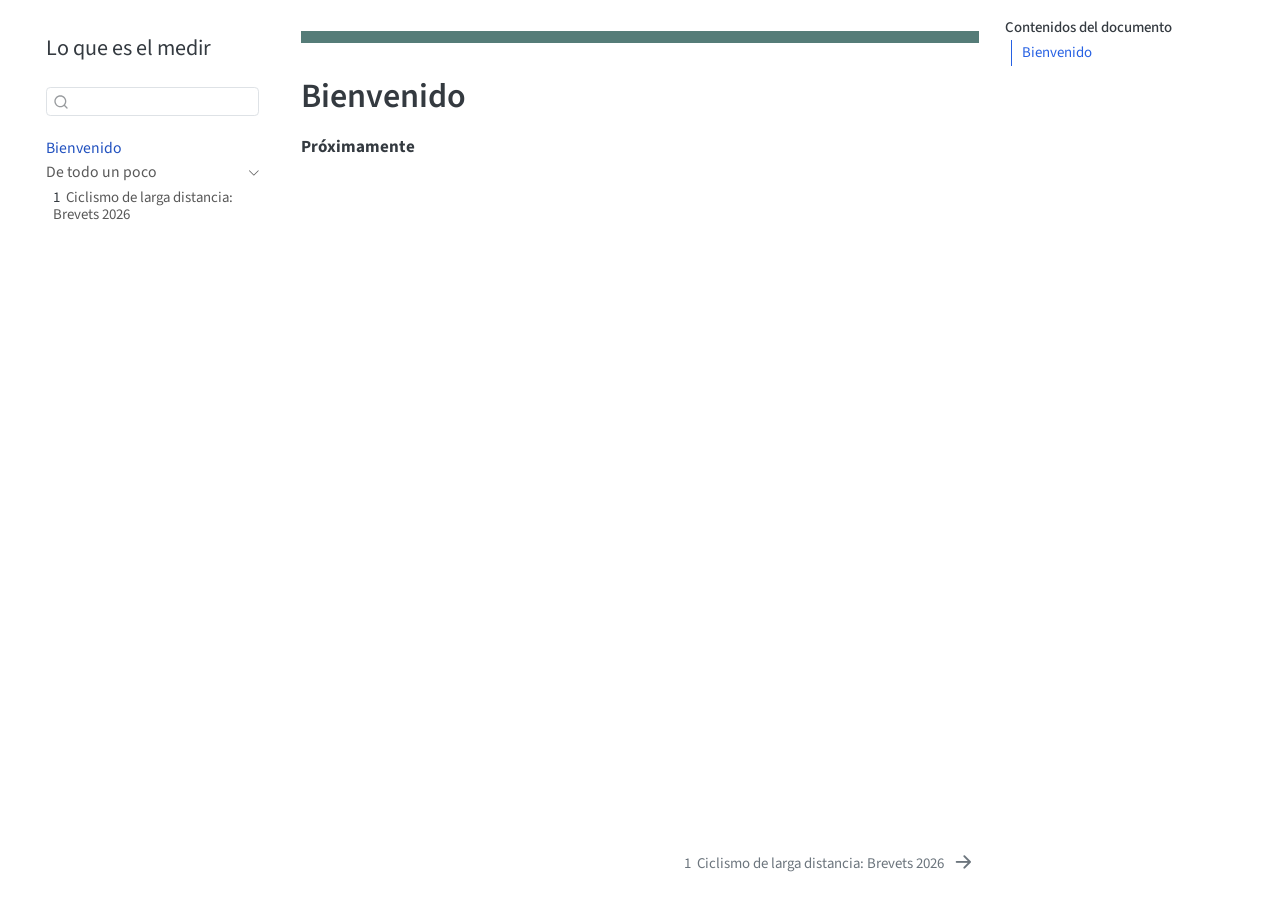
<file: docs/index.html>
<!DOCTYPE html>
<html xmlns="http://www.w3.org/1999/xhtml" lang="en" xml:lang="en"><head>

<meta charset="utf-8">
<meta name="generator" content="quarto-1.10.18">

<meta name="viewport" content="width=device-width, initial-scale=1.0, user-scalable=yes">


<title>Lo que es el medir</title>
<style>
/* Default styles provided by pandoc.
** See https://pandoc.org/MANUAL.html#variables-for-html for config info.
*/
span.smallcaps{font-variant: small-caps;}
div.columns{display: flex; gap: 1.5em;}
div.column{flex: auto;}
@media screen {
div.columns{gap: min(4vw, 1.5em);}
div.column{overflow-x: auto;}
}
div.hanging-indent{margin-left: 1.5em; text-indent: -1.5em;}
ul.task-list{list-style: none;}
ul.task-list li input[type="checkbox"] {
  width: 0.8em;
  margin: 0 0.8em 0.2em -1em; /* quarto-specific, see https://github.com/quarto-dev/quarto-cli/issues/4556 */ 
  vertical-align: middle;
}
</style>


<script src="site_libs/quarto-nav/quarto-nav.js"></script>
<script src="site_libs/quarto-nav/headroom.min.js"></script>
<script src="site_libs/clipboard/clipboard.min.js"></script>
<script src="site_libs/quarto-search/autocomplete.umd.js"></script>
<script src="site_libs/quarto-search/fuse.min.js"></script>
<script src="site_libs/quarto-search/quarto-search.js"></script>
<meta name="quarto:offset" content="./">
<link href="./miscelanea/pueblonuevo2026/pueblonuevo2026.html" rel="next">
<script src="site_libs/quarto-html/quarto.js" type="module"></script>
<script src="site_libs/quarto-html/tabsets/tabsets.js" type="module"></script>
<script src="site_libs/quarto-html/popper.min.js"></script>
<script src="site_libs/quarto-html/tippy.umd.min.js"></script>
<script src="site_libs/quarto-html/anchor.min.js"></script>
<link href="site_libs/quarto-html/tippy.css" rel="stylesheet">
<link href="site_libs/quarto-html/quarto-syntax-highlighting-64a204ab8560d761af7679ceaba22944.css" rel="stylesheet" id="quarto-text-highlighting-styles">
<script src="site_libs/bootstrap/bootstrap.min.js"></script>
<link href="site_libs/bootstrap/bootstrap-icons.css" rel="stylesheet">
<link href="site_libs/bootstrap/bootstrap-631496449bf32ff9b0bb69a6bfd9195d.min.css" rel="stylesheet" append-hash="true" id="quarto-bootstrap" data-mode="light">
<script id="quarto-search-options" type="application/json">{
  "location": "sidebar",
  "copy-button": false,
  "collapse-after": 3,
  "panel-placement": "start",
  "type": "textbox",
  "limit": 50,
  "keyboard-shortcut": [
    "f",
    "/",
    "s"
  ],
  "show-item-context": false,
  "language": {
    "search-no-results-text": "No results",
    "search-matching-documents-text": "matching documents",
    "search-copy-link-title": "Copy link to search",
    "search-hide-matches-text": "Hide additional matches",
    "search-more-match-text": "more match in this document",
    "search-more-matches-text": "more matches in this document",
    "search-clear-button-title": "Clear",
    "search-text-placeholder": "",
    "search-detached-cancel-button-title": "Cancel",
    "search-submit-button-title": "Submit",
    "search-label": "Search"
  }
}</script>


<link rel="stylesheet" href="styles.css">
</head>

<body class="nav-sidebar floating quarto-light">

<div id="quarto-search-results"></div>
  <header id="quarto-header" class="headroom fixed-top">
  <nav class="quarto-secondary-nav">
    <div class="container-fluid d-flex">
      <button type="button" class="quarto-btn-toggle btn" data-bs-toggle="collapse" role="button" data-bs-target=".quarto-sidebar-collapse-item" aria-controls="quarto-sidebar" aria-expanded="false" aria-label="Toggle sidebar navigation" onclick="if (window.quartoToggleHeadroom) { window.quartoToggleHeadroom(); }">
        <i class="bi bi-layout-text-sidebar-reverse"></i>
      </button>
        <a class="flex-grow-1 no-decor" role="navigation" data-bs-toggle="collapse" data-bs-target=".quarto-sidebar-collapse-item" aria-controls="quarto-sidebar" aria-expanded="false" aria-label="Toggle sidebar navigation" onclick="if (window.quartoToggleHeadroom) { window.quartoToggleHeadroom(); }">      
          <h1 class="quarto-secondary-nav-title">Lo que es el medir</h1>
        </a>     
      <button type="button" class="btn quarto-search-button" aria-label="Search" onclick="window.quartoOpenSearch();">
        <i class="bi bi-search"></i>
      </button>
    </div>
  </nav>
</header>
<!-- content -->
<div id="quarto-content" class="quarto-container page-columns page-rows-contents page-layout-article">
<!-- sidebar -->
  <nav id="quarto-sidebar" class="sidebar collapse collapse-horizontal quarto-sidebar-collapse-item sidebar-navigation floating overflow-auto">
    <div class="pt-lg-2 mt-2 text-left sidebar-header">
    <div class="sidebar-title mb-0 py-0">
      <a href="./">Lo que es el medir</a> 
    </div>
      </div>
        <div class="mt-2 flex-shrink-0 align-items-center">
        <div class="sidebar-search">
        <div id="quarto-search" class="" title="Search"></div>
        </div>
        </div>
    <div class="sidebar-menu-container"> 
    <ul class="list-unstyled mt-1">
        <li class="sidebar-item">
  <div class="sidebar-item-container"> 
  <a href="./index.html" class="sidebar-item-text sidebar-link active">
 <span class="menu-text">Bienvenido</span></a>
  </div>
</li>
        <li class="sidebar-item sidebar-item-section">
      <div class="sidebar-item-container"> 
            <a class="sidebar-item-text sidebar-link text-start" data-bs-toggle="collapse" data-bs-target="#quarto-sidebar-section-1" role="navigation" aria-expanded="true">
 <span class="menu-text">De todo un poco</span></a>
          <a class="sidebar-item-toggle text-start" data-bs-toggle="collapse" data-bs-target="#quarto-sidebar-section-1" role="navigation" aria-expanded="true" aria-label="Toggle section">
            <i class="bi bi-chevron-right ms-2"></i>
          </a> 
      </div>
      <ul id="quarto-sidebar-section-1" class="collapse list-unstyled sidebar-section depth1 show">  
          <li class="sidebar-item">
  <div class="sidebar-item-container"> 
  <a href="./miscelanea/pueblonuevo2026/pueblonuevo2026.html" class="sidebar-item-text sidebar-link">
 <span class="menu-text"><span class="chapter-number">1</span>&nbsp; <span class="chapter-title">Ciclismo de larga distancia: Brevets 2026</span></span></a>
  </div>
</li>
      </ul>
  </li>
    </ul>
    </div>
</nav>
<div id="quarto-sidebar-glass" class="quarto-sidebar-collapse-item" data-bs-toggle="collapse" data-bs-target=".quarto-sidebar-collapse-item"></div>
<!-- margin-sidebar -->
    <div id="quarto-margin-sidebar" class="sidebar margin-sidebar">
        <nav id="TOC" role="doc-toc" class="toc-active">
    <h2 id="toc-title">Contenidos del documento</h2>
   
  <ul>
  <li><a href="#bienvenido" id="toc-bienvenido" class="nav-link active" data-scroll-target="#bienvenido">Bienvenido</a></li>
  </ul>
</nav>
    </div>
<!-- main -->
<main class="content" id="quarto-document-content">

<header id="title-block-header" class="quarto-title-block default">
<div class="quarto-title">
<h1 class="title d-none d-lg-block">Lo que es el medir</h1>
<p class="subtitle lead">Datos, evidencia y decisiones en salud (y más…)</p>
</div>



<div class="quarto-title-meta">

    
  
    
  </div>
  


</header>


<style>
#title-block-header {
  display: none;
}
</style>
<section id="bienvenido" class="level1 unnumbered">
<h1 class="unnumbered">Bienvenido</h1>
<p><strong>Próximamente</strong></p>
<!--
**Lo que es el medir** es una expresión castiza, hija de la sabiduría popular. Su intención es enfatizar el hecho que frente a las opiniciones, prejuicios y sentimientos está la obstinación del dato.

La autoría de la misma, desafortunadamente, no es mía. Si algún día los herededos de su propietario me lo permiten, contaré su origen.

Para cualquier consulta, reproche o corrección a los muchos errores cometidos, aquí el [autor](https://www.linkedin.com/in/rpalomino/){target="_blank"}.
-->


</section>

</main> <!-- /main -->
<script id="quarto-html-after-body" type="application/javascript">
  window.document.addEventListener("DOMContentLoaded", function (event) {
    const icon = "";
    const anchorJS = new window.AnchorJS();
    anchorJS.options = {
      placement: 'right',
      icon: icon
    };
    anchorJS.add('.anchored');
    const isCodeAnnotation = (el) => {
      for (const clz of el.classList) {
        if (clz.startsWith('code-annotation-')) {                     
          return true;
        }
      }
      return false;
    }
    const onCopySuccess = function(e) {
      // button target
      const button = e.trigger;
      // don't keep focus
      button.blur();
      // flash "checked"
      button.classList.add('code-copy-button-checked');
      var currentTitle = button.getAttribute("title");
      button.setAttribute("title", "Copied!");
      let tooltip;
      if (window.bootstrap) {
        button.setAttribute("data-bs-toggle", "tooltip");
        button.setAttribute("data-bs-placement", "left");
        button.setAttribute("data-bs-title", "Copied!");
        tooltip = new bootstrap.Tooltip(button, 
          { trigger: "manual", 
            customClass: "code-copy-button-tooltip",
            offset: [0, -8]});
        tooltip.show();    
      }
      setTimeout(function() {
        if (tooltip) {
          tooltip.hide();
          button.removeAttribute("data-bs-title");
          button.removeAttribute("data-bs-toggle");
          button.removeAttribute("data-bs-placement");
        }
        button.setAttribute("title", currentTitle);
        button.classList.remove('code-copy-button-checked');
      }, 1000);
      // clear code selection
      e.clearSelection();
    }
    const getTextToCopy = function(trigger) {
      const outerScaffold = trigger.parentElement.cloneNode(true);
      const codeEl = outerScaffold.querySelector('code');
      for (const childEl of codeEl.children) {
        if (isCodeAnnotation(childEl)) {
          childEl.remove();
        }
      }
      return codeEl.innerText;
    }
    const clipboard = new window.ClipboardJS('.code-copy-button:not([data-in-quarto-modal])', {
      text: getTextToCopy
    });
    clipboard.on('success', onCopySuccess);
    if (window.document.getElementById('quarto-embedded-source-code-modal')) {
      const clipboardModal = new window.ClipboardJS('.code-copy-button[data-in-quarto-modal]', {
        text: getTextToCopy,
        container: window.document.getElementById('quarto-embedded-source-code-modal')
      });
      clipboardModal.on('success', onCopySuccess);
    }
      var localhostRegex = new RegExp(/^(?:http|https):\/\/localhost\:?[0-9]*\//);
      var mailtoRegex = new RegExp(/^mailto:/);
        var filterRegex = new RegExp('/' + window.location.host + '/');
      var isInternal = (href) => {
          return filterRegex.test(href) || localhostRegex.test(href) || mailtoRegex.test(href);
      }
      // Inspect non-navigation links and adorn them if external
     var links = window.document.querySelectorAll('a[href]:not(.nav-link):not(.navbar-brand):not(.toc-action):not(.sidebar-link):not(.sidebar-item-toggle):not(.pagination-link):not(.no-external):not([aria-hidden]):not(.dropdown-item):not(.quarto-navigation-tool):not(.about-link)');
      for (var i=0; i<links.length; i++) {
        const link = links[i];
        if (!isInternal(link.href)) {
          // undo the damage that might have been done by quarto-nav.js in the case of
          // links that we want to consider external
          if (link.dataset.originalHref !== undefined) {
            link.href = link.dataset.originalHref;
          }
        }
      }
    function tippyHover(el, contentFn, onTriggerFn, onUntriggerFn) {
      const config = {
        allowHTML: true,
        maxWidth: 500,
        delay: 100,
        arrow: false,
        appendTo: function(el) {
            return el.parentElement;
        },
        interactive: true,
        interactiveBorder: 10,
        theme: 'quarto',
        placement: 'bottom-start',
      };
      if (contentFn) {
        config.content = contentFn;
      }
      if (onTriggerFn) {
        config.onTrigger = onTriggerFn;
      }
      if (onUntriggerFn) {
        config.onUntrigger = onUntriggerFn;
      }
      window.tippy(el, config); 
    }
    const noterefs = window.document.querySelectorAll('a[role="doc-noteref"]');
    for (var i=0; i<noterefs.length; i++) {
      const ref = noterefs[i];
      tippyHover(ref, function() {
        // use id or data attribute instead here
        let href = ref.getAttribute('data-footnote-href') || ref.getAttribute('href');
        try { href = new URL(href).hash; } catch {}
        const id = href.replace(/^#\/?/, "");
        const note = window.document.getElementById(id);
        if (note) {
          return note.innerHTML;
        } else {
          return "";
        }
      });
    }
    const xrefs = window.document.querySelectorAll('a.quarto-xref');
    const processXRef = (id, note) => {
      // Strip column container classes
      const stripColumnClz = (el) => {
        el.classList.remove("page-full", "page-columns");
        if (el.children) {
          for (const child of el.children) {
            stripColumnClz(child);
          }
        }
      }
      stripColumnClz(note)
      if (id === null || id.startsWith('sec-')) {
        // Special case sections, only their first couple elements
        const container = document.createElement("div");
        if (note.children && note.children.length > 2) {
          container.appendChild(note.children[0].cloneNode(true));
          for (let i = 1; i < note.children.length; i++) {
            const child = note.children[i];
            if (child.tagName === "P" && child.innerText === "") {
              continue;
            } else {
              container.appendChild(child.cloneNode(true));
              break;
            }
          }
          if (window.Quarto?.typesetMath) {
            window.Quarto.typesetMath(container);
          }
          return container.innerHTML
        } else {
          if (window.Quarto?.typesetMath) {
            window.Quarto.typesetMath(note);
          }
          return note.innerHTML;
        }
      } else {
        // Remove any anchor links if they are present
        const anchorLink = note.querySelector('a.anchorjs-link');
        if (anchorLink) {
          anchorLink.remove();
        }
        if (window.Quarto?.typesetMath) {
          window.Quarto.typesetMath(note);
        }
        if (note.classList.contains("callout")) {
          return note.outerHTML;
        } else {
          return note.innerHTML;
        }
      }
    }
    for (var i=0; i<xrefs.length; i++) {
      const xref = xrefs[i];
      tippyHover(xref, undefined, function(instance) {
        instance.disable();
        let url = xref.getAttribute('href');
        let hash = undefined; 
        if (url.startsWith('#')) {
          hash = url;
        } else {
          try { hash = new URL(url).hash; } catch {}
        }
        if (hash) {
          const id = hash.replace(/^#\/?/, "");
          const note = window.document.getElementById(id);
          if (note !== null) {
            try {
              const html = processXRef(id, note.cloneNode(true));
              instance.setContent(html);
            } finally {
              instance.enable();
              instance.show();
            }
          } else {
            // See if we can fetch this
            fetch(url.split('#')[0])
            .then(res => res.text())
            .then(html => {
              const parser = new DOMParser();
              const htmlDoc = parser.parseFromString(html, "text/html");
              const note = htmlDoc.getElementById(id);
              if (note !== null) {
                const html = processXRef(id, note);
                instance.setContent(html);
              } 
            }).finally(() => {
              instance.enable();
              instance.show();
            });
          }
        } else {
          // See if we can fetch a full url (with no hash to target)
          // This is a special case and we should probably do some content thinning / targeting
          fetch(url)
          .then(res => res.text())
          .then(html => {
            const parser = new DOMParser();
            const htmlDoc = parser.parseFromString(html, "text/html");
            const note = htmlDoc.querySelector('main.content');
            if (note !== null) {
              // This should only happen for chapter cross references
              // (since there is no id in the URL)
              // remove the first header
              if (note.children.length > 0 && note.children[0].tagName === "HEADER") {
                note.children[0].remove();
              }
              const html = processXRef(null, note);
              instance.setContent(html);
            } 
          }).finally(() => {
            instance.enable();
            instance.show();
          });
        }
      }, function(instance) {
      });
    }
        let selectedAnnoteEl;
        const selectorForAnnotation = ( cell, annotation) => {
          let cellAttr = 'data-code-cell="' + cell + '"';
          let lineAttr = 'data-code-annotation="' +  annotation + '"';
          const selector = 'span[' + cellAttr + '][' + lineAttr + ']';
          return selector;
        }
        const selectCodeLines = (annoteEl) => {
          const doc = window.document;
          const targetCell = annoteEl.getAttribute("data-target-cell");
          const targetAnnotation = annoteEl.getAttribute("data-target-annotation");
          const annoteSpan = window.document.querySelector(selectorForAnnotation(targetCell, targetAnnotation));
          const lines = annoteSpan.getAttribute("data-code-lines").split(",");
          const lineIds = lines.map((line) => {
            return targetCell + "-" + line;
          })
          let top = null;
          let height = null;
          let parent = null;
          if (lineIds.length > 0) {
              //compute the position of the single el (top and bottom and make a div)
              const el = window.document.getElementById(lineIds[0]);
              top = el.offsetTop;
              height = el.offsetHeight;
              parent = el.parentElement.parentElement;
            if (lineIds.length > 1) {
              const lastEl = window.document.getElementById(lineIds[lineIds.length - 1]);
              const bottom = lastEl.offsetTop + lastEl.offsetHeight;
              height = bottom - top;
            }
            if (top !== null && height !== null && parent !== null) {
              // cook up a div (if necessary) and position it 
              let div = window.document.getElementById("code-annotation-line-highlight");
              if (div === null) {
                div = window.document.createElement("div");
                div.setAttribute("id", "code-annotation-line-highlight");
                div.style.position = 'absolute';
                parent.appendChild(div);
              }
              div.style.top = top - 2 + "px";
              div.style.height = height + 4 + "px";
              div.style.left = 0;
              let gutterDiv = window.document.getElementById("code-annotation-line-highlight-gutter");
              if (gutterDiv === null) {
                gutterDiv = window.document.createElement("div");
                gutterDiv.setAttribute("id", "code-annotation-line-highlight-gutter");
                gutterDiv.style.position = 'absolute';
                const codeCell = window.document.getElementById(targetCell);
                const gutter = codeCell.querySelector('.code-annotation-gutter');
                gutter.appendChild(gutterDiv);
              }
              gutterDiv.style.top = top - 2 + "px";
              gutterDiv.style.height = height + 4 + "px";
            }
            selectedAnnoteEl = annoteEl;
          }
        };
        const unselectCodeLines = () => {
          const elementsIds = ["code-annotation-line-highlight", "code-annotation-line-highlight-gutter"];
          elementsIds.forEach((elId) => {
            const div = window.document.getElementById(elId);
            if (div) {
              div.remove();
            }
          });
          selectedAnnoteEl = undefined;
        };
          // Handle positioning of the toggle
      window.addEventListener(
        "resize",
        throttle(() => {
          elRect = undefined;
          if (selectedAnnoteEl) {
            selectCodeLines(selectedAnnoteEl);
          }
        }, 10)
      );
      function throttle(fn, ms) {
      let throttle = false;
      let timer;
        return (...args) => {
          if(!throttle) { // first call gets through
              fn.apply(this, args);
              throttle = true;
          } else { // all the others get throttled
              if(timer) clearTimeout(timer); // cancel #2
              timer = setTimeout(() => {
                fn.apply(this, args);
                timer = throttle = false;
              }, ms);
          }
        };
      }
        // Attach click handler to the DT
        const annoteDls = window.document.querySelectorAll('dt[data-target-cell]');
        for (const annoteDlNode of annoteDls) {
          annoteDlNode.addEventListener('click', (event) => {
            const clickedEl = event.target;
            if (clickedEl !== selectedAnnoteEl) {
              unselectCodeLines();
              const activeEl = window.document.querySelector('dt[data-target-cell].code-annotation-active');
              if (activeEl) {
                activeEl.classList.remove('code-annotation-active');
              }
              selectCodeLines(clickedEl);
              clickedEl.classList.add('code-annotation-active');
            } else {
              // Unselect the line
              unselectCodeLines();
              clickedEl.classList.remove('code-annotation-active');
            }
          });
        }
    const findCites = (el) => {
      const parentEl = el.parentElement;
      if (parentEl) {
        const cites = parentEl.dataset.cites;
        if (cites) {
          return {
            el,
            cites: cites.split(' ')
          };
        } else {
          return findCites(el.parentElement)
        }
      } else {
        return undefined;
      }
    };
    var bibliorefs = window.document.querySelectorAll('a[role="doc-biblioref"]');
    for (var i=0; i<bibliorefs.length; i++) {
      const ref = bibliorefs[i];
      const citeInfo = findCites(ref);
      if (citeInfo) {
        tippyHover(citeInfo.el, function() {
          var popup = window.document.createElement('div');
          citeInfo.cites.forEach(function(cite) {
            var citeDiv = window.document.createElement('div');
            citeDiv.classList.add('hanging-indent');
            citeDiv.classList.add('csl-entry');
            var biblioDiv = window.document.getElementById('ref-' + cite);
            if (biblioDiv) {
              citeDiv.innerHTML = biblioDiv.innerHTML;
            }
            popup.appendChild(citeDiv);
          });
          return popup.innerHTML;
        });
      }
    }
  });
  </script>
<nav class="page-navigation">
  <div class="nav-page nav-page-previous">
  </div>
  <div class="nav-page nav-page-next">
      <a href="./miscelanea/pueblonuevo2026/pueblonuevo2026.html" class="pagination-link" aria-label="Ciclismo de larga distancia: Brevets 2026">
        <span class="nav-page-text"><span class="chapter-number">1</span>&nbsp; <span class="chapter-title">Ciclismo de larga distancia: Brevets 2026</span></span> <i class="bi bi-arrow-right-short"></i>
      </a>
  </div>
</nav>
</div> <!-- /content -->




</body></html>
</file>
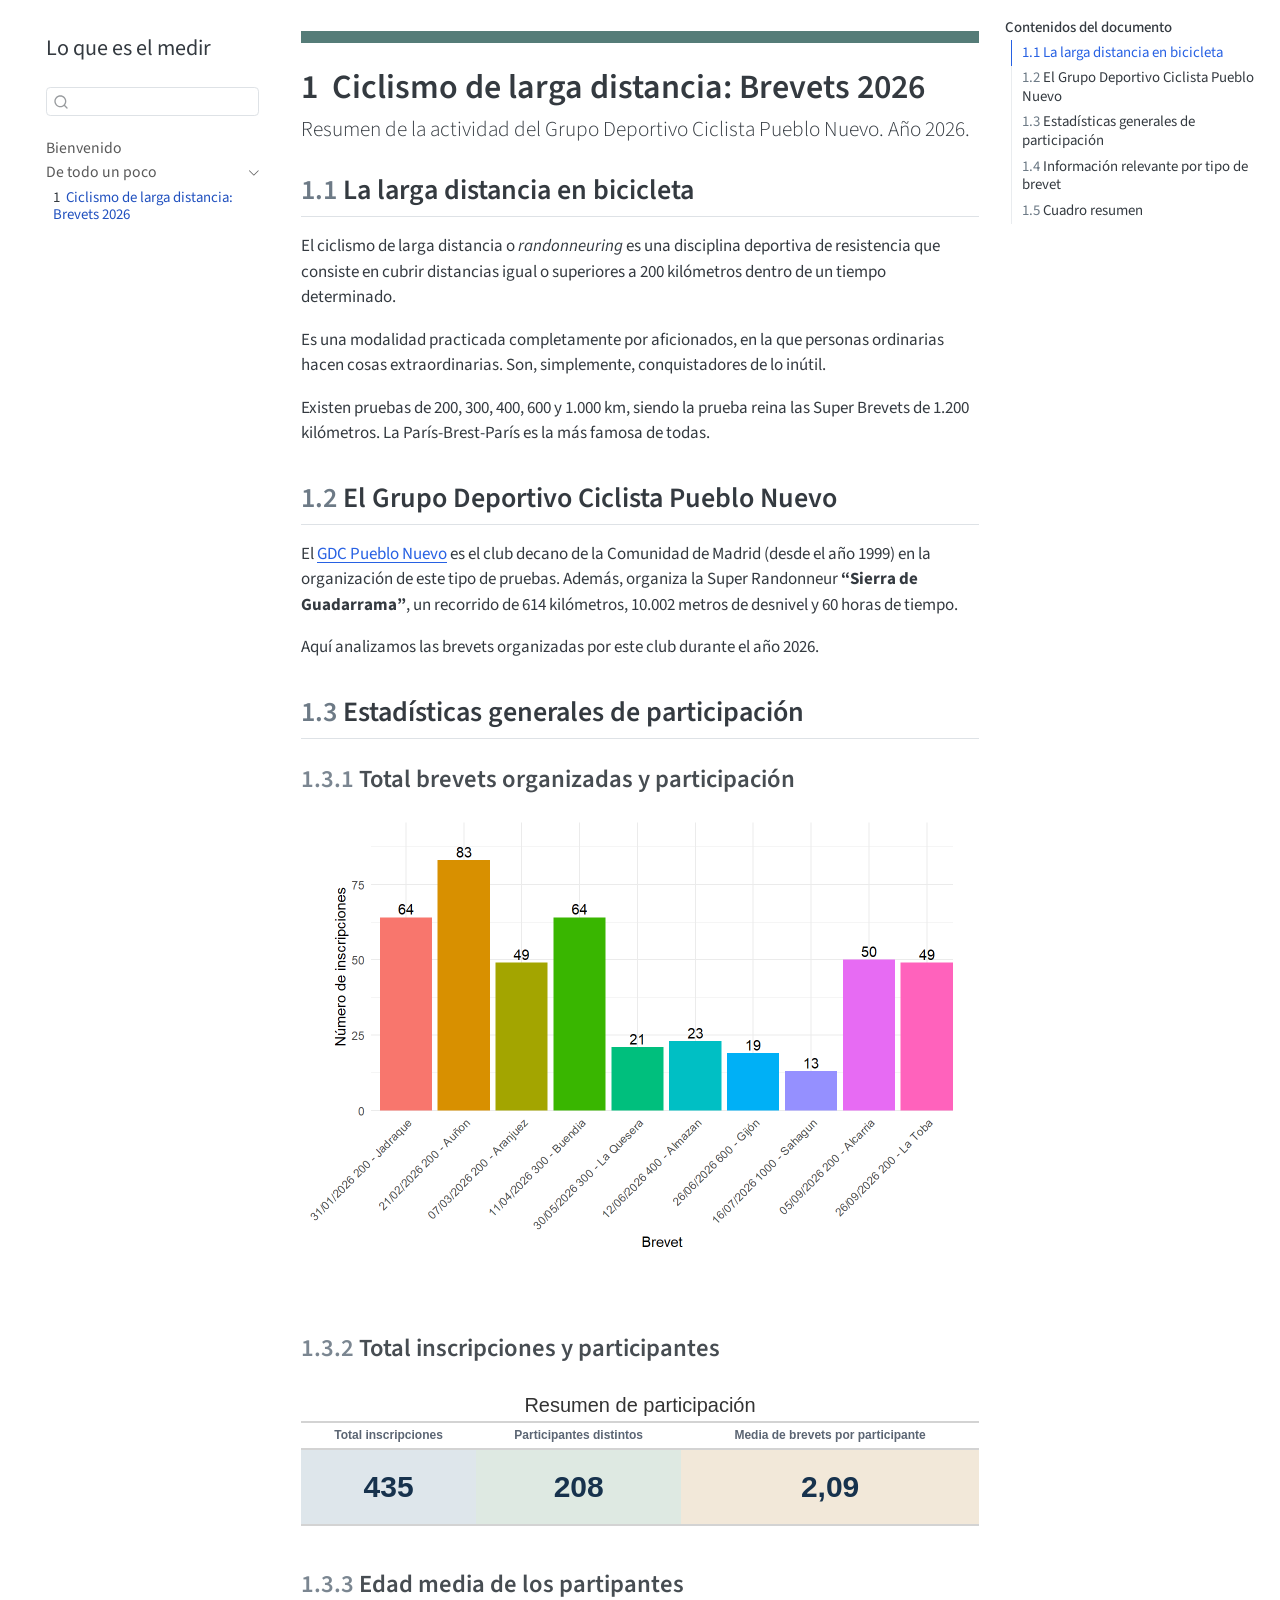
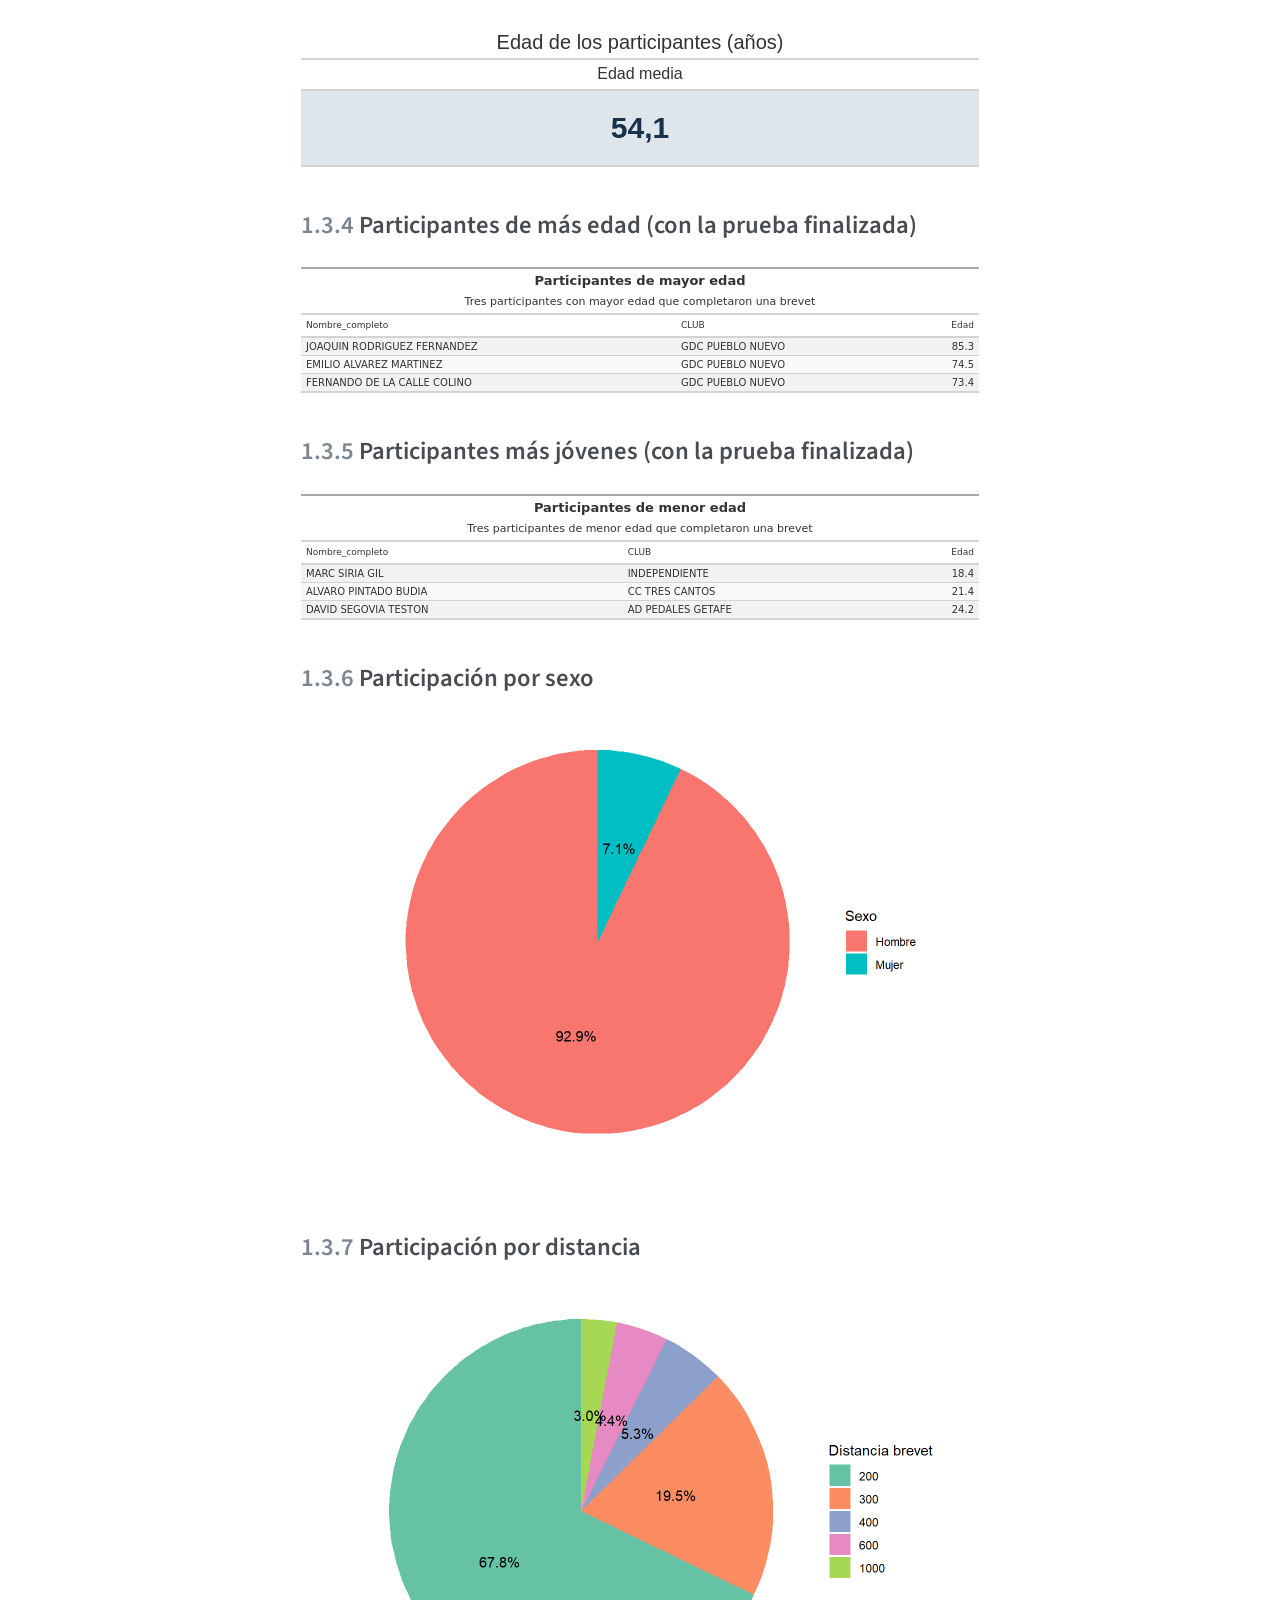
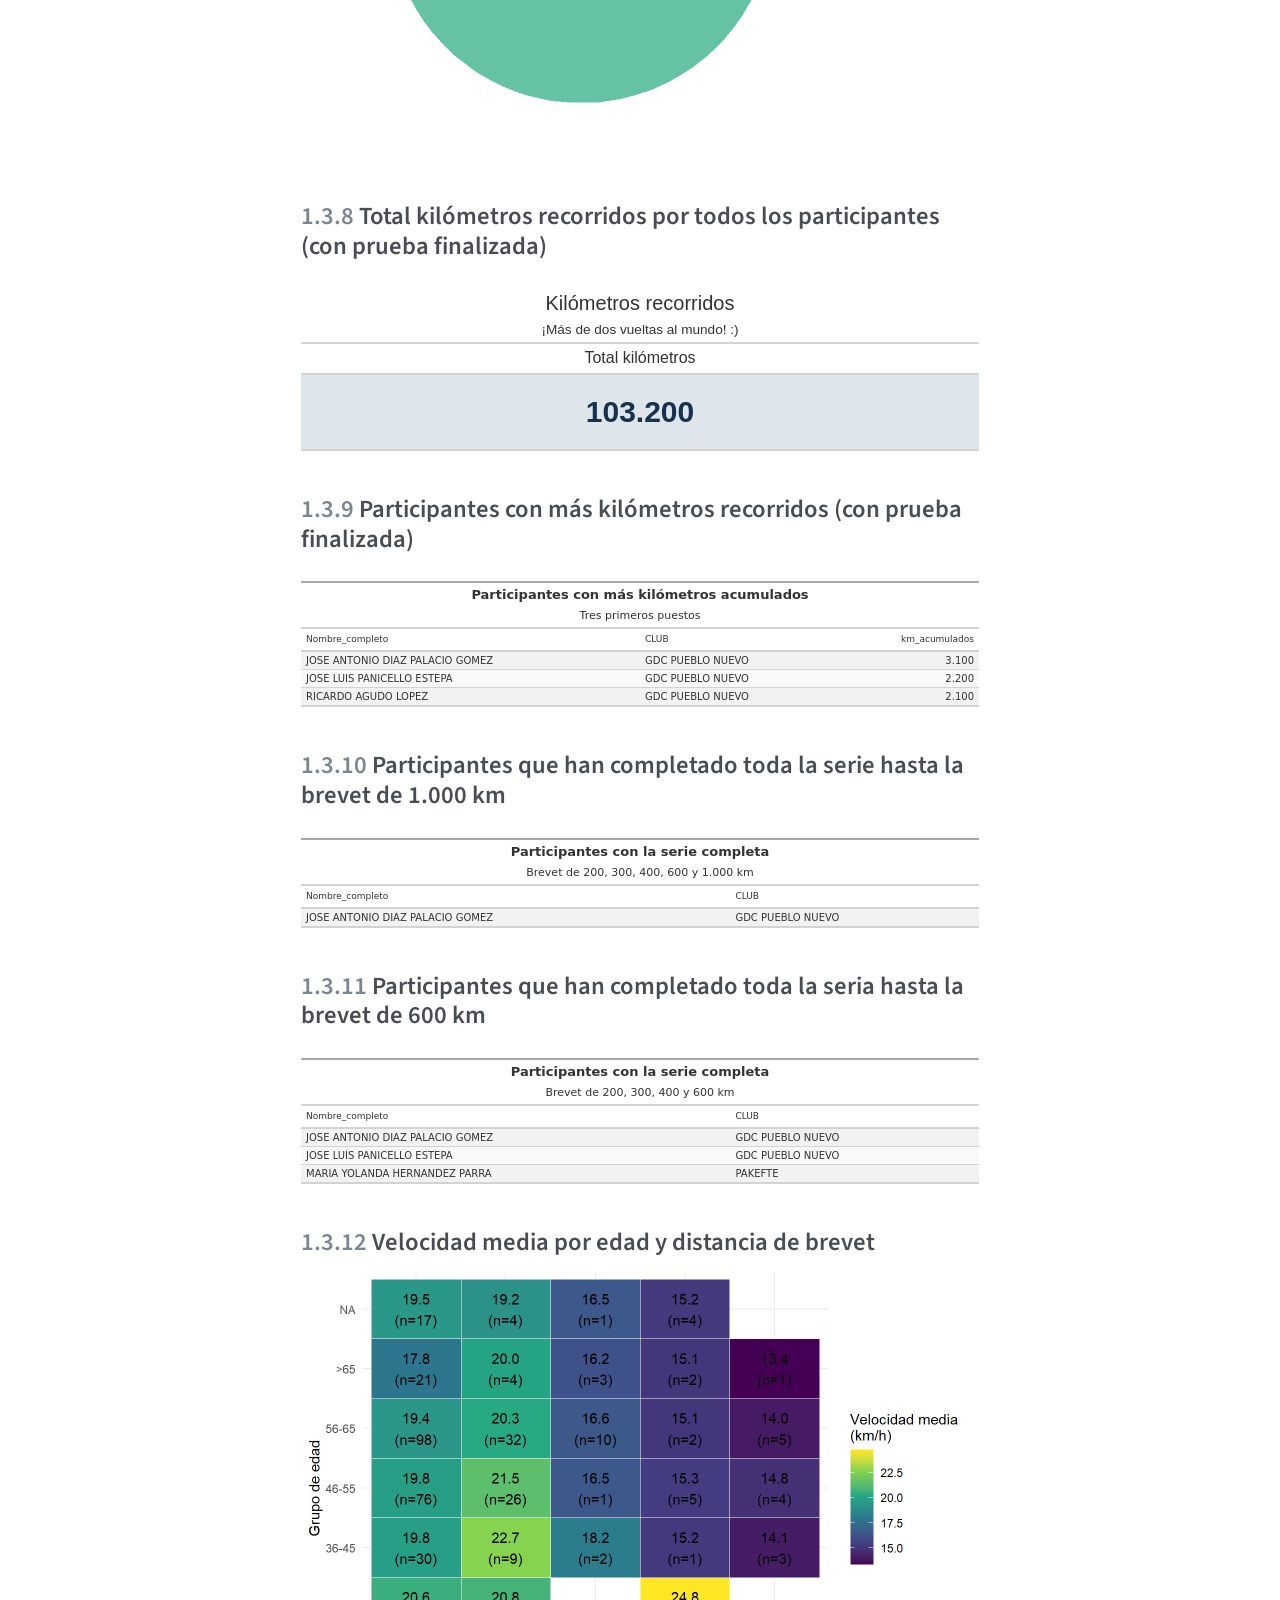
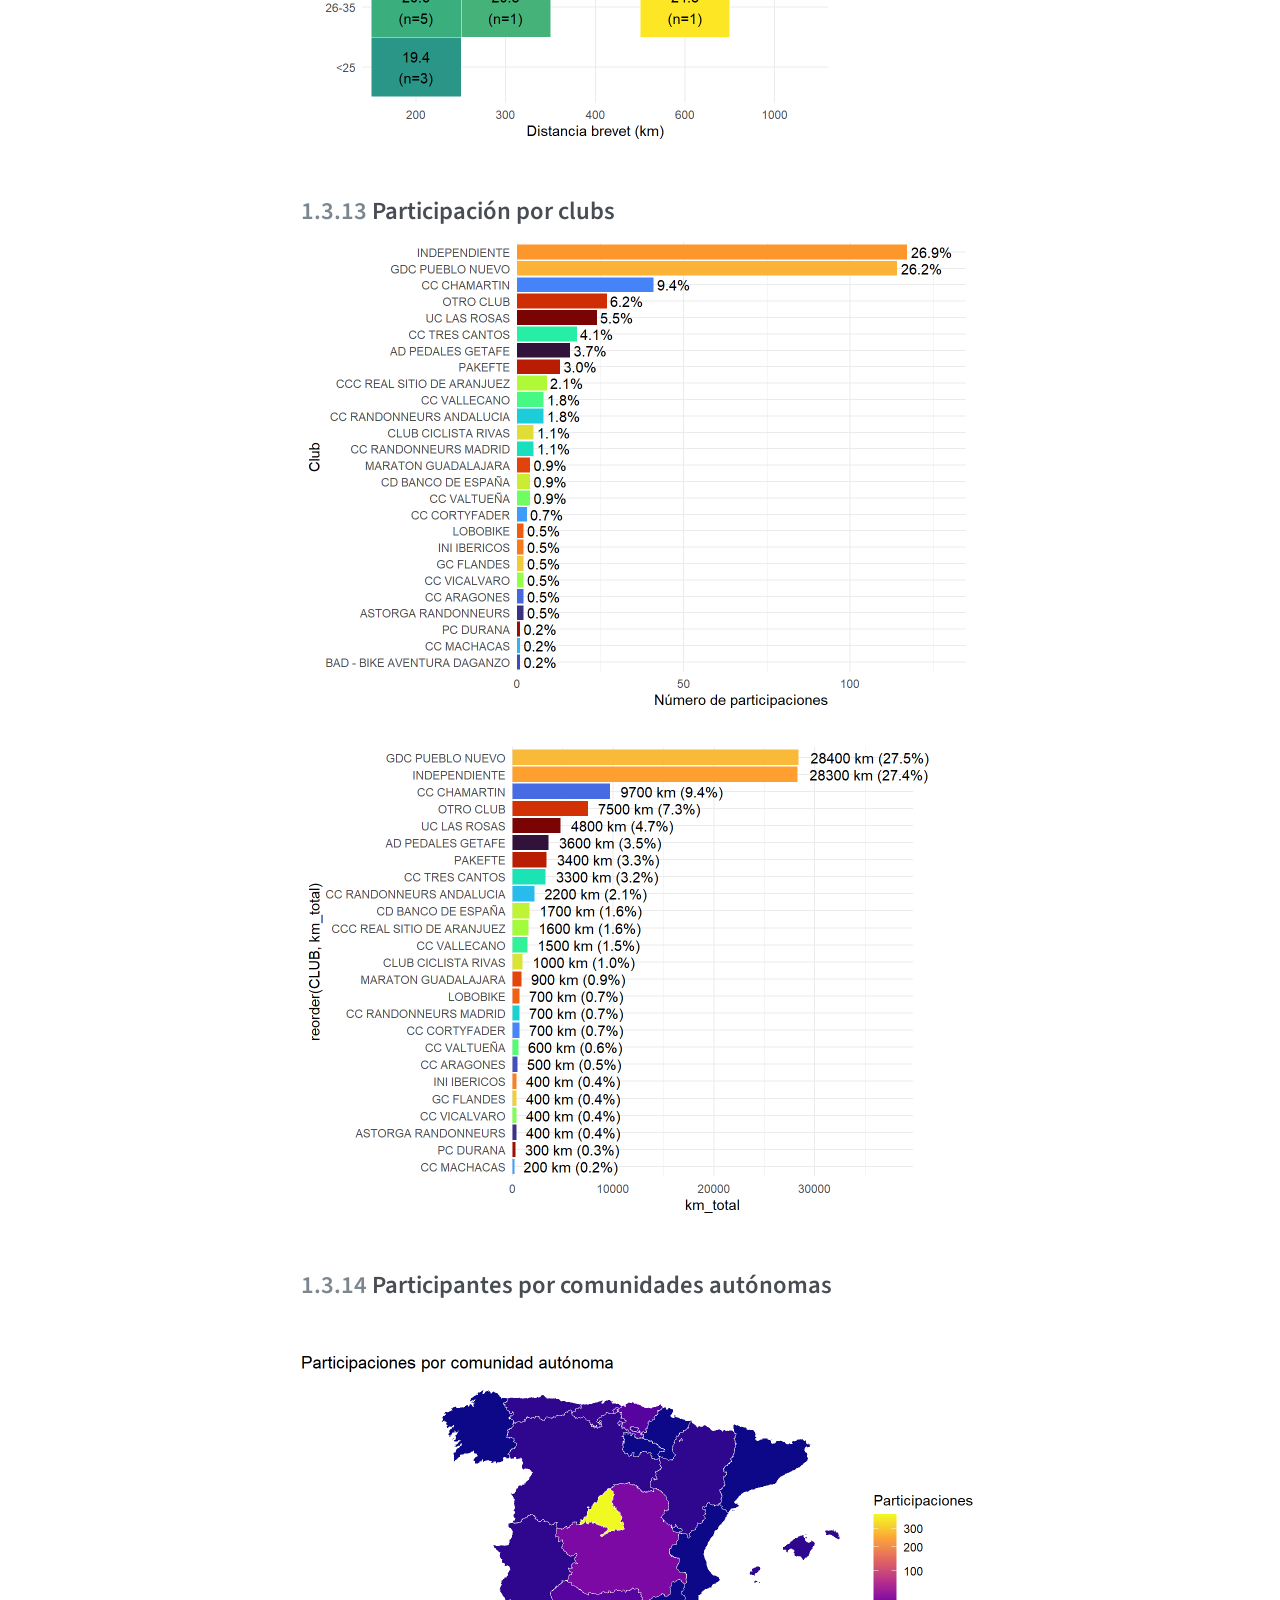
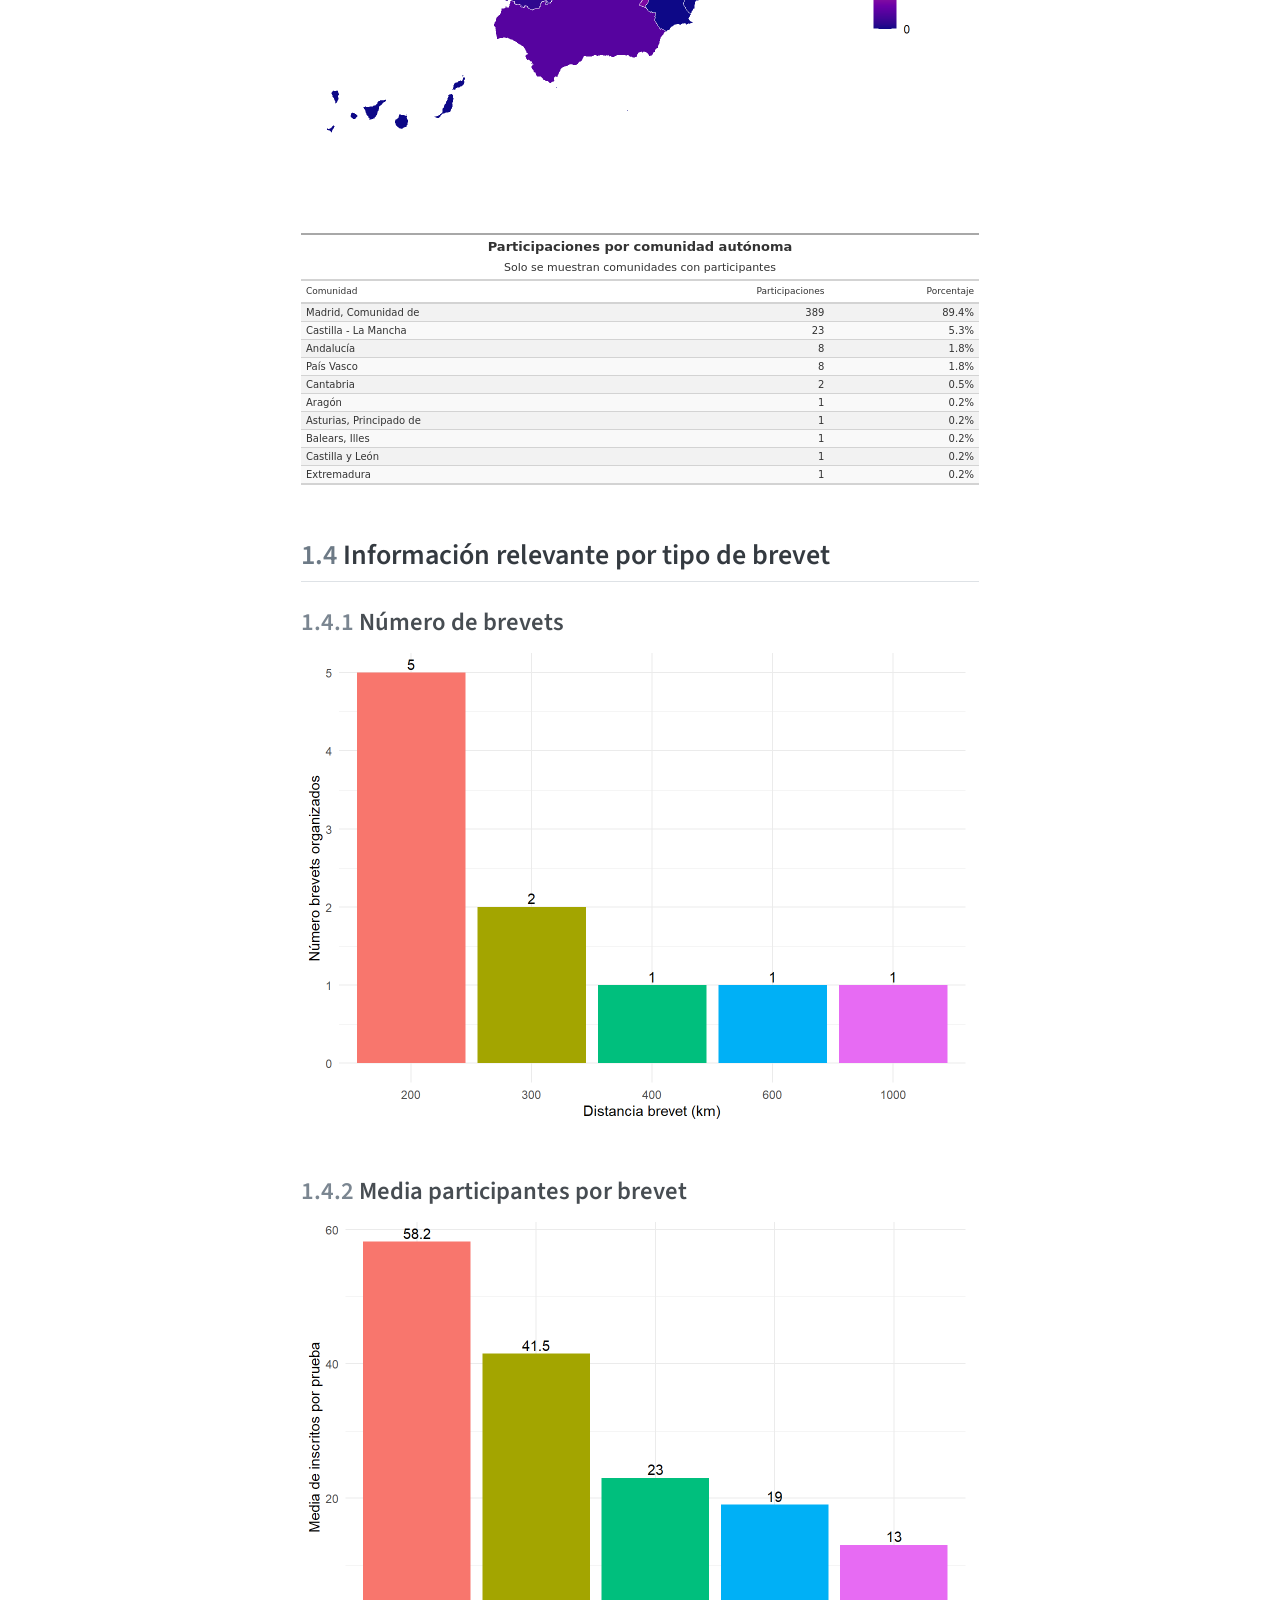
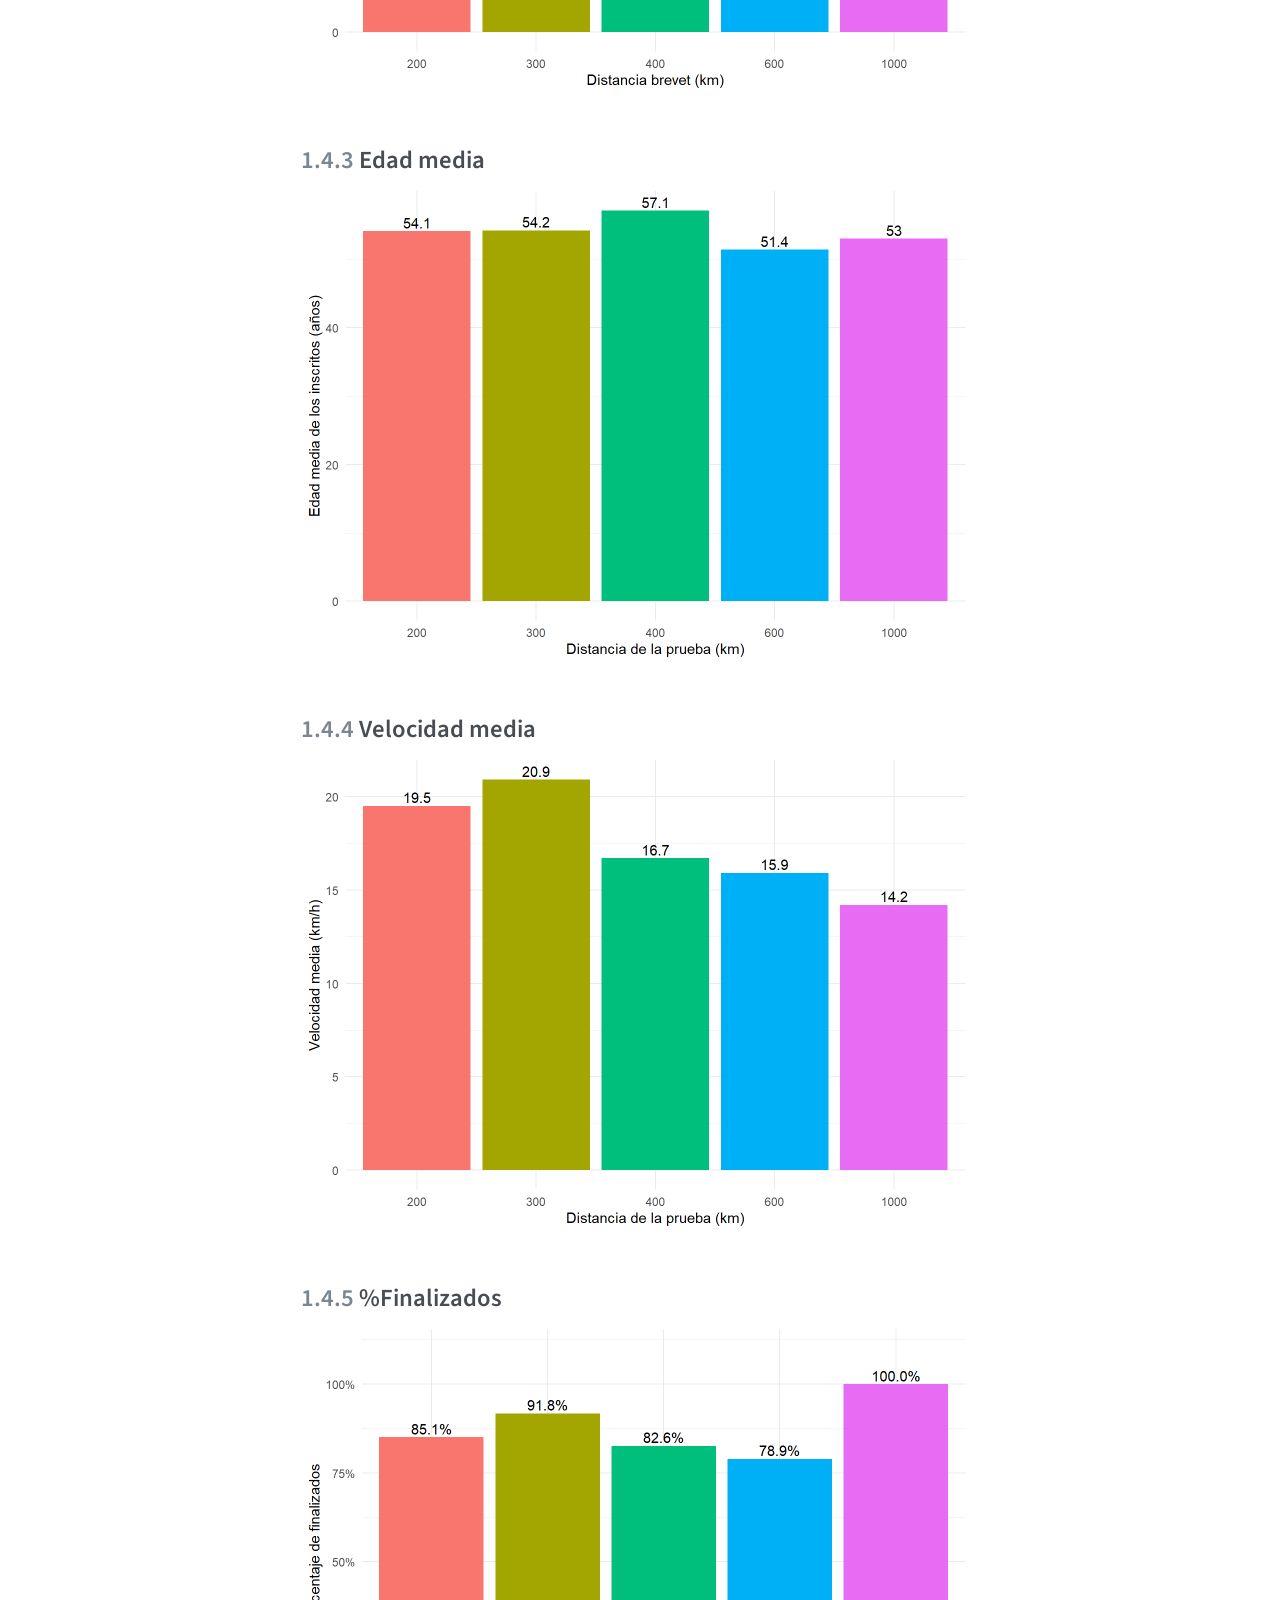
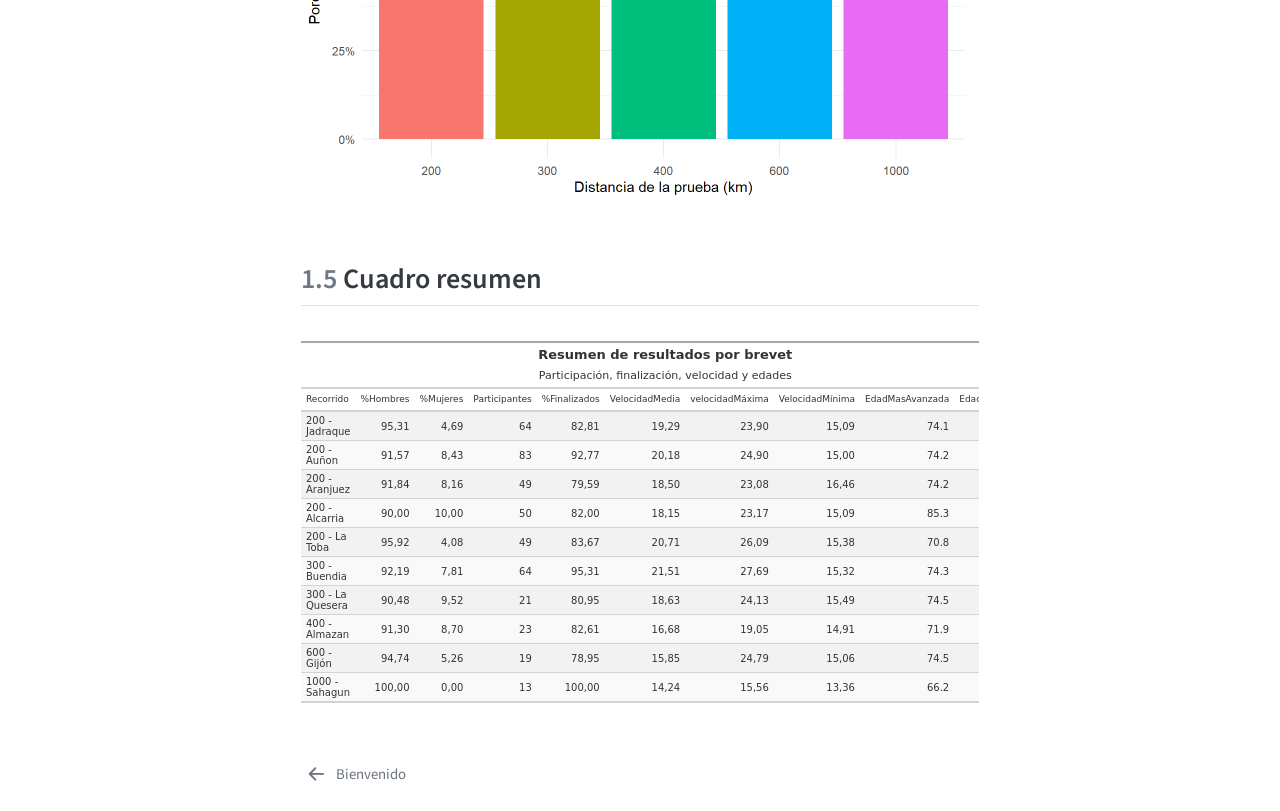
<file: docs/miscelanea/pueblonuevo2026/pueblonuevo2026.html>
<!DOCTYPE html>
<html xmlns="http://www.w3.org/1999/xhtml" lang="en" xml:lang="en"><head>

<meta charset="utf-8">
<meta name="generator" content="quarto-1.10.18">

<meta name="viewport" content="width=device-width, initial-scale=1.0, user-scalable=yes">


<title>1&nbsp; Ciclismo de larga distancia: Brevets 2026 – Lo que es el medir</title>
<style>
/* Default styles provided by pandoc.
** See https://pandoc.org/MANUAL.html#variables-for-html for config info.
*/
span.smallcaps{font-variant: small-caps;}
div.columns{display: flex; gap: 1.5em;}
div.column{flex: auto;}
@media screen {
div.columns{gap: min(4vw, 1.5em);}
div.column{overflow-x: auto;}
}
div.hanging-indent{margin-left: 1.5em; text-indent: -1.5em;}
ul.task-list{list-style: none;}
ul.task-list li input[type="checkbox"] {
  width: 0.8em;
  margin: 0 0.8em 0.2em -1em; /* quarto-specific, see https://github.com/quarto-dev/quarto-cli/issues/4556 */ 
  vertical-align: middle;
}
</style>


<script src="../../site_libs/quarto-nav/quarto-nav.js"></script>
<script src="../../site_libs/quarto-nav/headroom.min.js"></script>
<script src="../../site_libs/clipboard/clipboard.min.js"></script>
<script src="../../site_libs/quarto-search/autocomplete.umd.js"></script>
<script src="../../site_libs/quarto-search/fuse.min.js"></script>
<script src="../../site_libs/quarto-search/quarto-search.js"></script>
<meta name="quarto:offset" content="../../">
<link href="../../index.html" rel="prev">
<script src="../../site_libs/quarto-html/quarto.js" type="module"></script>
<script src="../../site_libs/quarto-html/tabsets/tabsets.js" type="module"></script>
<script src="../../site_libs/quarto-html/popper.min.js"></script>
<script src="../../site_libs/quarto-html/tippy.umd.min.js"></script>
<script src="../../site_libs/quarto-html/anchor.min.js"></script>
<link href="../../site_libs/quarto-html/tippy.css" rel="stylesheet">
<link href="../../site_libs/quarto-html/quarto-syntax-highlighting-64a204ab8560d761af7679ceaba22944.css" rel="stylesheet" id="quarto-text-highlighting-styles">
<script src="../../site_libs/bootstrap/bootstrap.min.js"></script>
<link href="../../site_libs/bootstrap/bootstrap-icons.css" rel="stylesheet">
<link href="../../site_libs/bootstrap/bootstrap-631496449bf32ff9b0bb69a6bfd9195d.min.css" rel="stylesheet" append-hash="true" id="quarto-bootstrap" data-mode="light">
<script id="quarto-search-options" type="application/json">{
  "location": "sidebar",
  "copy-button": false,
  "collapse-after": 3,
  "panel-placement": "start",
  "type": "textbox",
  "limit": 50,
  "keyboard-shortcut": [
    "f",
    "/",
    "s"
  ],
  "show-item-context": false,
  "language": {
    "search-no-results-text": "No results",
    "search-matching-documents-text": "matching documents",
    "search-copy-link-title": "Copy link to search",
    "search-hide-matches-text": "Hide additional matches",
    "search-more-match-text": "more match in this document",
    "search-more-matches-text": "more matches in this document",
    "search-clear-button-title": "Clear",
    "search-text-placeholder": "",
    "search-detached-cancel-button-title": "Cancel",
    "search-submit-button-title": "Submit",
    "search-label": "Search"
  }
}</script>


<link rel="stylesheet" href="../../styles.css">
</head>

<body class="nav-sidebar floating quarto-light">

<div id="quarto-search-results"></div>
  <header id="quarto-header" class="headroom fixed-top">
  <nav class="quarto-secondary-nav">
    <div class="container-fluid d-flex">
      <button type="button" class="quarto-btn-toggle btn" data-bs-toggle="collapse" role="button" data-bs-target=".quarto-sidebar-collapse-item" aria-controls="quarto-sidebar" aria-expanded="false" aria-label="Toggle sidebar navigation" onclick="if (window.quartoToggleHeadroom) { window.quartoToggleHeadroom(); }">
        <i class="bi bi-layout-text-sidebar-reverse"></i>
      </button>
        <a class="flex-grow-1 no-decor" role="navigation" data-bs-toggle="collapse" data-bs-target=".quarto-sidebar-collapse-item" aria-controls="quarto-sidebar" aria-expanded="false" aria-label="Toggle sidebar navigation" onclick="if (window.quartoToggleHeadroom) { window.quartoToggleHeadroom(); }">      
          <h1 class="quarto-secondary-nav-title"><span class="chapter-number">1</span>&nbsp; <span class="chapter-title">Ciclismo de larga distancia: Brevets 2026</span></h1>
        </a>     
      <button type="button" class="btn quarto-search-button" aria-label="Search" onclick="window.quartoOpenSearch();">
        <i class="bi bi-search"></i>
      </button>
    </div>
  </nav>
</header>
<!-- content -->
<div id="quarto-content" class="quarto-container page-columns page-rows-contents page-layout-article">
<!-- sidebar -->
  <nav id="quarto-sidebar" class="sidebar collapse collapse-horizontal quarto-sidebar-collapse-item sidebar-navigation floating overflow-auto">
    <div class="pt-lg-2 mt-2 text-left sidebar-header">
    <div class="sidebar-title mb-0 py-0">
      <a href="../../">Lo que es el medir</a> 
    </div>
      </div>
        <div class="mt-2 flex-shrink-0 align-items-center">
        <div class="sidebar-search">
        <div id="quarto-search" class="" title="Search"></div>
        </div>
        </div>
    <div class="sidebar-menu-container"> 
    <ul class="list-unstyled mt-1">
        <li class="sidebar-item">
  <div class="sidebar-item-container"> 
  <a href="../../index.html" class="sidebar-item-text sidebar-link">
 <span class="menu-text">Bienvenido</span></a>
  </div>
</li>
        <li class="sidebar-item sidebar-item-section">
      <div class="sidebar-item-container"> 
            <a class="sidebar-item-text sidebar-link text-start" data-bs-toggle="collapse" data-bs-target="#quarto-sidebar-section-1" role="navigation" aria-expanded="true">
 <span class="menu-text">De todo un poco</span></a>
          <a class="sidebar-item-toggle text-start" data-bs-toggle="collapse" data-bs-target="#quarto-sidebar-section-1" role="navigation" aria-expanded="true" aria-label="Toggle section">
            <i class="bi bi-chevron-right ms-2"></i>
          </a> 
      </div>
      <ul id="quarto-sidebar-section-1" class="collapse list-unstyled sidebar-section depth1 show">  
          <li class="sidebar-item">
  <div class="sidebar-item-container"> 
  <a href="../../miscelanea/pueblonuevo2026/pueblonuevo2026.html" class="sidebar-item-text sidebar-link active">
 <span class="menu-text"><span class="chapter-number">1</span>&nbsp; <span class="chapter-title">Ciclismo de larga distancia: Brevets 2026</span></span></a>
  </div>
</li>
      </ul>
  </li>
    </ul>
    </div>
</nav>
<div id="quarto-sidebar-glass" class="quarto-sidebar-collapse-item" data-bs-toggle="collapse" data-bs-target=".quarto-sidebar-collapse-item"></div>
<!-- margin-sidebar -->
    <div id="quarto-margin-sidebar" class="sidebar margin-sidebar">
        <nav id="TOC" role="doc-toc" class="toc-active">
    <h2 id="toc-title">Contenidos del documento</h2>
   
  <ul>
  <li><a href="#la-larga-distancia-en-bicicleta" id="toc-la-larga-distancia-en-bicicleta" class="nav-link active" data-scroll-target="#la-larga-distancia-en-bicicleta"><span class="header-section-number">1.1</span> La larga distancia en bicicleta</a></li>
  <li><a href="#el-grupo-deportivo-ciclista-pueblo-nuevo" id="toc-el-grupo-deportivo-ciclista-pueblo-nuevo" class="nav-link" data-scroll-target="#el-grupo-deportivo-ciclista-pueblo-nuevo"><span class="header-section-number">1.2</span> El Grupo Deportivo Ciclista Pueblo Nuevo</a></li>
  <li><a href="#estadísticas-generales-de-participación" id="toc-estadísticas-generales-de-participación" class="nav-link" data-scroll-target="#estadísticas-generales-de-participación"><span class="header-section-number">1.3</span> Estadísticas generales de participación</a>
  <ul class="collapse">
  <li><a href="#total-brevets-organizadas-y-participación" id="toc-total-brevets-organizadas-y-participación" class="nav-link" data-scroll-target="#total-brevets-organizadas-y-participación"><span class="header-section-number">1.3.1</span> Total brevets organizadas y participación</a></li>
  <li><a href="#total-inscripciones-y-participantes" id="toc-total-inscripciones-y-participantes" class="nav-link" data-scroll-target="#total-inscripciones-y-participantes"><span class="header-section-number">1.3.2</span> Total inscripciones y participantes</a></li>
  <li><a href="#edad-media-de-los-partipantes" id="toc-edad-media-de-los-partipantes" class="nav-link" data-scroll-target="#edad-media-de-los-partipantes"><span class="header-section-number">1.3.3</span> Edad media de los partipantes</a></li>
  <li><a href="#participantes-de-más-edad-con-la-prueba-finalizada" id="toc-participantes-de-más-edad-con-la-prueba-finalizada" class="nav-link" data-scroll-target="#participantes-de-más-edad-con-la-prueba-finalizada"><span class="header-section-number">1.3.4</span> Participantes de más edad (con la prueba finalizada)</a></li>
  <li><a href="#participantes-más-jóvenes-con-la-prueba-finalizada" id="toc-participantes-más-jóvenes-con-la-prueba-finalizada" class="nav-link" data-scroll-target="#participantes-más-jóvenes-con-la-prueba-finalizada"><span class="header-section-number">1.3.5</span> Participantes más jóvenes (con la prueba finalizada)</a></li>
  <li><a href="#participación-por-sexo" id="toc-participación-por-sexo" class="nav-link" data-scroll-target="#participación-por-sexo"><span class="header-section-number">1.3.6</span> Participación por sexo</a></li>
  <li><a href="#participación-por-distancia" id="toc-participación-por-distancia" class="nav-link" data-scroll-target="#participación-por-distancia"><span class="header-section-number">1.3.7</span> Participación por distancia</a></li>
  <li><a href="#total-kilómetros-recorridos-por-todos-los-participantes-con-prueba-finalizada" id="toc-total-kilómetros-recorridos-por-todos-los-participantes-con-prueba-finalizada" class="nav-link" data-scroll-target="#total-kilómetros-recorridos-por-todos-los-participantes-con-prueba-finalizada"><span class="header-section-number">1.3.8</span> Total kilómetros recorridos por todos los participantes (con prueba finalizada)</a></li>
  <li><a href="#participantes-con-más-kilómetros-recorridos-con-prueba-finalizada" id="toc-participantes-con-más-kilómetros-recorridos-con-prueba-finalizada" class="nav-link" data-scroll-target="#participantes-con-más-kilómetros-recorridos-con-prueba-finalizada"><span class="header-section-number">1.3.9</span> Participantes con más kilómetros recorridos (con prueba finalizada)</a></li>
  <li><a href="#participantes-que-han-completado-toda-la-serie-hasta-la-brevet-de-1.000-km" id="toc-participantes-que-han-completado-toda-la-serie-hasta-la-brevet-de-1.000-km" class="nav-link" data-scroll-target="#participantes-que-han-completado-toda-la-serie-hasta-la-brevet-de-1.000-km"><span class="header-section-number">1.3.10</span> Participantes que han completado toda la serie hasta la brevet de 1.000 km</a></li>
  <li><a href="#participantes-que-han-completado-toda-la-seria-hasta-la-brevet-de-600-km" id="toc-participantes-que-han-completado-toda-la-seria-hasta-la-brevet-de-600-km" class="nav-link" data-scroll-target="#participantes-que-han-completado-toda-la-seria-hasta-la-brevet-de-600-km"><span class="header-section-number">1.3.11</span> Participantes que han completado toda la seria hasta la brevet de 600 km</a></li>
  <li><a href="#velocidad-media-por-edad-y-distancia-de-brevet" id="toc-velocidad-media-por-edad-y-distancia-de-brevet" class="nav-link" data-scroll-target="#velocidad-media-por-edad-y-distancia-de-brevet"><span class="header-section-number">1.3.12</span> Velocidad media por edad y distancia de brevet</a></li>
  <li><a href="#participación-por-clubs" id="toc-participación-por-clubs" class="nav-link" data-scroll-target="#participación-por-clubs"><span class="header-section-number">1.3.13</span> Participación por clubs</a></li>
  <li><a href="#participantes-por-comunidades-autónomas" id="toc-participantes-por-comunidades-autónomas" class="nav-link" data-scroll-target="#participantes-por-comunidades-autónomas"><span class="header-section-number">1.3.14</span> Participantes por comunidades autónomas</a></li>
  </ul></li>
  <li><a href="#información-relevante-por-tipo-de-brevet" id="toc-información-relevante-por-tipo-de-brevet" class="nav-link" data-scroll-target="#información-relevante-por-tipo-de-brevet"><span class="header-section-number">1.4</span> Información relevante por tipo de brevet</a>
  <ul class="collapse">
  <li><a href="#número-de-brevets" id="toc-número-de-brevets" class="nav-link" data-scroll-target="#número-de-brevets"><span class="header-section-number">1.4.1</span> Número de brevets</a></li>
  <li><a href="#media-participantes-por-brevet" id="toc-media-participantes-por-brevet" class="nav-link" data-scroll-target="#media-participantes-por-brevet"><span class="header-section-number">1.4.2</span> Media participantes por brevet</a></li>
  <li><a href="#edad-media" id="toc-edad-media" class="nav-link" data-scroll-target="#edad-media"><span class="header-section-number">1.4.3</span> Edad media</a></li>
  <li><a href="#velocidad-media" id="toc-velocidad-media" class="nav-link" data-scroll-target="#velocidad-media"><span class="header-section-number">1.4.4</span> Velocidad media</a></li>
  <li><a href="#finalizados" id="toc-finalizados" class="nav-link" data-scroll-target="#finalizados"><span class="header-section-number">1.4.5</span> %Finalizados</a></li>
  </ul></li>
  <li><a href="#cuadro-resumen" id="toc-cuadro-resumen" class="nav-link" data-scroll-target="#cuadro-resumen"><span class="header-section-number">1.5</span> Cuadro resumen</a></li>
  </ul>
</nav>
    </div>
<!-- main -->
<main class="content" id="quarto-document-content">

<header id="title-block-header" class="quarto-title-block default">
<div class="quarto-title">
<h1 class="title d-none d-lg-block"><span class="chapter-number">1</span>&nbsp; <span class="chapter-title">Ciclismo de larga distancia: Brevets 2026</span></h1>
<p class="subtitle lead">Resumen de la actividad del Grupo Deportivo Ciclista Pueblo Nuevo. Año 2026.</p>
</div>



<div class="quarto-title-meta">

    
  
    
  </div>
  


</header>


<section id="la-larga-distancia-en-bicicleta" class="level2" data-number="1.1">
<h2 data-number="1.1" class="anchored" data-anchor-id="la-larga-distancia-en-bicicleta"><span class="header-section-number">1.1</span> La larga distancia en bicicleta</h2>
<p>El ciclismo de larga distancia o <em>randonneuring</em> es una disciplina deportiva de resistencia que consiste en cubrir distancias igual o superiores a 200 kilómetros dentro de un tiempo determinado.</p>
<p>Es una modalidad practicada completamente por aficionados, en la que personas ordinarias hacen cosas extraordinarias. Son, simplemente, conquistadores de lo inútil.</p>
<p>Existen pruebas de 200, 300, 400, 600 y 1.000 km, siendo la prueba reina las Super Brevets de 1.200 kilómetros. La París-Brest-París es la más famosa de todas.</p>
</section>
<section id="el-grupo-deportivo-ciclista-pueblo-nuevo" class="level2" data-number="1.2">
<h2 data-number="1.2" class="anchored" data-anchor-id="el-grupo-deportivo-ciclista-pueblo-nuevo"><span class="header-section-number">1.2</span> El Grupo Deportivo Ciclista Pueblo Nuevo</h2>
<p>El <a href="https://www.gdcpueblonuevo.com/" target="_blank">GDC Pueblo Nuevo</a> es el club decano de la Comunidad de Madrid (desde el año 1999) en la organización de este tipo de pruebas. Además, organiza la Super Randonneur <strong>“Sierra de Guadarrama”</strong>, un recorrido de 614 kilómetros, 10.002 metros de desnivel y 60 horas de tiempo.</p>
<p>Aquí analizamos las brevets organizadas por este club durante el año 2026.</p>
</section>
<section id="estadísticas-generales-de-participación" class="level2" data-number="1.3">
<h2 data-number="1.3" class="anchored" data-anchor-id="estadísticas-generales-de-participación"><span class="header-section-number">1.3</span> Estadísticas generales de participación</h2>
<section id="total-brevets-organizadas-y-participación" class="level3" data-number="1.3.1">
<h3 data-number="1.3.1" class="anchored" data-anchor-id="total-brevets-organizadas-y-participación"><span class="header-section-number">1.3.1</span> Total brevets organizadas y participación</h3>
<div class="cell">
<div class="cell-output-display">
<div>
<figure class="figure">
<p><img src="pueblonuevo2026_files/figure-html/unnamed-chunk-2-1.png" class="img-fluid figure-img" width="672"></p>
</figure>
</div>
</div>
</div>
</section>
<section id="total-inscripciones-y-participantes" class="level3" data-number="1.3.2">
<h3 data-number="1.3.2" class="anchored" data-anchor-id="total-inscripciones-y-participantes"><span class="header-section-number">1.3.2</span> Total inscripciones y participantes</h3>
<div class="cell">
<div class="cell-output-display">
<div id="tqqxkjjutk" style="padding-left:0px;padding-right:0px;padding-top:10px;padding-bottom:10px;overflow-x:auto;overflow-y:auto;width:auto;height:auto;">
<style>#tqqxkjjutk table {
  font-family: Arial;
  -webkit-font-smoothing: antialiased;
  -moz-osx-font-smoothing: grayscale;
}

#tqqxkjjutk thead, #tqqxkjjutk tbody, #tqqxkjjutk tfoot, #tqqxkjjutk tr, #tqqxkjjutk td, #tqqxkjjutk th {
  border-style: none;
}

#tqqxkjjutk p {
  margin: 0;
  padding: 0;
}

#tqqxkjjutk .gt_table {
  display: table;
  border-collapse: collapse;
  line-height: normal;
  margin-left: auto;
  margin-right: auto;
  color: #333333;
  font-size: 16px;
  font-weight: normal;
  font-style: normal;
  background-color: #FFFFFF;
  width: 100%;
  border-top-style: none;
  border-top-width: 2px;
  border-top-color: #A8A8A8;
  border-right-style: none;
  border-right-width: 2px;
  border-right-color: #D3D3D3;
  border-bottom-style: none;
  border-bottom-width: 2px;
  border-bottom-color: #A8A8A8;
  border-left-style: none;
  border-left-width: 2px;
  border-left-color: #D3D3D3;
}

#tqqxkjjutk .gt_caption {
  padding-top: 4px;
  padding-bottom: 4px;
}

#tqqxkjjutk .gt_title {
  color: #333333;
  font-size: 125%;
  font-weight: initial;
  padding-top: 4px;
  padding-bottom: 4px;
  padding-left: 5px;
  padding-right: 5px;
  border-bottom-color: #FFFFFF;
  border-bottom-width: 0;
}

#tqqxkjjutk .gt_subtitle {
  color: #333333;
  font-size: 85%;
  font-weight: initial;
  padding-top: 3px;
  padding-bottom: 5px;
  padding-left: 5px;
  padding-right: 5px;
  border-top-color: #FFFFFF;
  border-top-width: 0;
}

#tqqxkjjutk .gt_heading {
  background-color: #FFFFFF;
  text-align: center;
  border-bottom-color: #FFFFFF;
  border-left-style: none;
  border-left-width: 1px;
  border-left-color: #D3D3D3;
  border-right-style: none;
  border-right-width: 1px;
  border-right-color: #D3D3D3;
}

#tqqxkjjutk .gt_bottom_border {
  border-bottom-style: solid;
  border-bottom-width: 2px;
  border-bottom-color: #D3D3D3;
}

#tqqxkjjutk .gt_col_headings {
  border-top-style: solid;
  border-top-width: 2px;
  border-top-color: #D3D3D3;
  border-bottom-style: none;
  border-bottom-width: 2px;
  border-bottom-color: #D3D3D3;
  border-left-style: none;
  border-left-width: 1px;
  border-left-color: #D3D3D3;
  border-right-style: none;
  border-right-width: 1px;
  border-right-color: #D3D3D3;
}

#tqqxkjjutk .gt_col_heading {
  color: #333333;
  background-color: #FFFFFF;
  font-size: 100%;
  font-weight: normal;
  text-transform: inherit;
  border-left-style: none;
  border-left-width: 1px;
  border-left-color: #D3D3D3;
  border-right-style: none;
  border-right-width: 1px;
  border-right-color: #D3D3D3;
  vertical-align: bottom;
  padding-top: 5px;
  padding-bottom: 6px;
  padding-left: 5px;
  padding-right: 5px;
  overflow-x: hidden;
}

#tqqxkjjutk .gt_column_spanner_outer {
  color: #333333;
  background-color: #FFFFFF;
  font-size: 100%;
  font-weight: normal;
  text-transform: inherit;
  padding-top: 0;
  padding-bottom: 0;
  padding-left: 4px;
  padding-right: 4px;
}

#tqqxkjjutk .gt_column_spanner_outer:first-child {
  padding-left: 0;
}

#tqqxkjjutk .gt_column_spanner_outer:last-child {
  padding-right: 0;
}

#tqqxkjjutk .gt_column_spanner {
  border-bottom-style: none;
  border-bottom-width: 2px;
  border-bottom-color: #D3D3D3;
  vertical-align: bottom;
  padding-top: 5px;
  padding-bottom: 5px;
  overflow-x: hidden;
  display: inline-block;
  width: 100%;
}

#tqqxkjjutk .gt_spanner_row {
  border-bottom-style: hidden;
}

#tqqxkjjutk .gt_group_heading {
  padding-top: 8px;
  padding-bottom: 8px;
  padding-left: 5px;
  padding-right: 5px;
  color: #333333;
  background-color: #FFFFFF;
  font-size: 100%;
  font-weight: initial;
  text-transform: inherit;
  border-top-style: solid;
  border-top-width: 2px;
  border-top-color: #D3D3D3;
  border-bottom-style: solid;
  border-bottom-width: 2px;
  border-bottom-color: #D3D3D3;
  border-left-style: none;
  border-left-width: 1px;
  border-left-color: #D3D3D3;
  border-right-style: none;
  border-right-width: 1px;
  border-right-color: #D3D3D3;
  vertical-align: middle;
  text-align: left;
}

#tqqxkjjutk .gt_empty_group_heading {
  padding: 0.5px;
  color: #333333;
  background-color: #FFFFFF;
  font-size: 100%;
  font-weight: initial;
  border-top-style: solid;
  border-top-width: 2px;
  border-top-color: #D3D3D3;
  border-bottom-style: solid;
  border-bottom-width: 2px;
  border-bottom-color: #D3D3D3;
  vertical-align: middle;
}

#tqqxkjjutk .gt_from_md > :first-child {
  margin-top: 0;
}

#tqqxkjjutk .gt_from_md > :last-child {
  margin-bottom: 0;
}

#tqqxkjjutk .gt_row {
  padding-top: 20px;
  padding-bottom: 20px;
  padding-left: 5px;
  padding-right: 5px;
  margin: 10px;
  border-top-style: solid;
  border-top-width: 1px;
  border-top-color: #D3D3D3;
  border-left-style: none;
  border-left-width: 1px;
  border-left-color: #D3D3D3;
  border-right-style: none;
  border-right-width: 1px;
  border-right-color: #D3D3D3;
  vertical-align: middle;
  overflow-x: hidden;
}

#tqqxkjjutk .gt_stub {
  color: #333333;
  background-color: #FFFFFF;
  font-size: 100%;
  font-weight: initial;
  text-transform: inherit;
  border-right-style: solid;
  border-right-width: 2px;
  border-right-color: #D3D3D3;
  padding-left: 5px;
  padding-right: 5px;
}

#tqqxkjjutk .gt_stub_row_group {
  color: #333333;
  background-color: #FFFFFF;
  font-size: 100%;
  font-weight: initial;
  text-transform: inherit;
  border-right-style: solid;
  border-right-width: 2px;
  border-right-color: #D3D3D3;
  padding-left: 5px;
  padding-right: 5px;
  vertical-align: top;
}

#tqqxkjjutk .gt_row_group_first td {
  border-top-width: 2px;
}

#tqqxkjjutk .gt_row_group_first th {
  border-top-width: 2px;
}

#tqqxkjjutk .gt_summary_row {
  color: #333333;
  background-color: #FFFFFF;
  text-transform: inherit;
  padding-top: 8px;
  padding-bottom: 8px;
  padding-left: 5px;
  padding-right: 5px;
}

#tqqxkjjutk .gt_first_summary_row {
  border-top-style: solid;
  border-top-color: #D3D3D3;
}

#tqqxkjjutk .gt_first_summary_row.thick {
  border-top-width: 2px;
}

#tqqxkjjutk .gt_last_summary_row {
  padding-top: 8px;
  padding-bottom: 8px;
  padding-left: 5px;
  padding-right: 5px;
  border-bottom-style: solid;
  border-bottom-width: 2px;
  border-bottom-color: #D3D3D3;
}

#tqqxkjjutk .gt_grand_summary_row {
  color: #333333;
  background-color: #FFFFFF;
  text-transform: inherit;
  padding-top: 8px;
  padding-bottom: 8px;
  padding-left: 5px;
  padding-right: 5px;
}

#tqqxkjjutk .gt_first_grand_summary_row {
  padding-top: 8px;
  padding-bottom: 8px;
  padding-left: 5px;
  padding-right: 5px;
  border-top-style: double;
  border-top-width: 6px;
  border-top-color: #D3D3D3;
}

#tqqxkjjutk .gt_last_grand_summary_row_top {
  padding-top: 8px;
  padding-bottom: 8px;
  padding-left: 5px;
  padding-right: 5px;
  border-bottom-style: double;
  border-bottom-width: 6px;
  border-bottom-color: #D3D3D3;
}

#tqqxkjjutk .gt_striped {
  background-color: rgba(128, 128, 128, 0.05);
}

#tqqxkjjutk .gt_table_body {
  border-top-style: solid;
  border-top-width: 2px;
  border-top-color: #D3D3D3;
  border-bottom-style: solid;
  border-bottom-width: 2px;
  border-bottom-color: #D3D3D3;
}

#tqqxkjjutk .gt_footnotes {
  color: #333333;
  background-color: #FFFFFF;
  border-bottom-style: none;
  border-bottom-width: 2px;
  border-bottom-color: #D3D3D3;
  border-left-style: none;
  border-left-width: 2px;
  border-left-color: #D3D3D3;
  border-right-style: none;
  border-right-width: 2px;
  border-right-color: #D3D3D3;
}

#tqqxkjjutk .gt_footnote {
  margin: 0px;
  font-size: 90%;
  padding-top: 4px;
  padding-bottom: 4px;
  padding-left: 5px;
  padding-right: 5px;
}

#tqqxkjjutk .gt_sourcenotes {
  color: #333333;
  background-color: #FFFFFF;
  border-bottom-style: none;
  border-bottom-width: 2px;
  border-bottom-color: #D3D3D3;
  border-left-style: none;
  border-left-width: 2px;
  border-left-color: #D3D3D3;
  border-right-style: none;
  border-right-width: 2px;
  border-right-color: #D3D3D3;
}

#tqqxkjjutk .gt_sourcenote {
  font-size: 90%;
  padding-top: 4px;
  padding-bottom: 4px;
  padding-left: 5px;
  padding-right: 5px;
}

#tqqxkjjutk .gt_left {
  text-align: left;
}

#tqqxkjjutk .gt_center {
  text-align: center;
}

#tqqxkjjutk .gt_right {
  text-align: right;
  font-variant-numeric: tabular-nums;
}

#tqqxkjjutk .gt_font_normal {
  font-weight: normal;
}

#tqqxkjjutk .gt_font_bold {
  font-weight: bold;
}

#tqqxkjjutk .gt_font_italic {
  font-style: italic;
}

#tqqxkjjutk .gt_super {
  font-size: 65%;
}

#tqqxkjjutk .gt_footnote_marks {
  font-size: 75%;
  vertical-align: 0.4em;
  position: initial;
}

#tqqxkjjutk .gt_asterisk {
  font-size: 100%;
  vertical-align: 0;
}

#tqqxkjjutk .gt_indent_1 {
  text-indent: 5px;
}

#tqqxkjjutk .gt_indent_2 {
  text-indent: 10px;
}

#tqqxkjjutk .gt_indent_3 {
  text-indent: 15px;
}

#tqqxkjjutk .gt_indent_4 {
  text-indent: 20px;
}

#tqqxkjjutk .gt_indent_5 {
  text-indent: 25px;
}

#tqqxkjjutk .katex-display {
  display: inline-flex !important;
  margin-bottom: 0.75em !important;
}

#tqqxkjjutk div.Reactable > div.rt-table > div.rt-thead > div.rt-tr.rt-tr-group-header > div.rt-th-group:after {
  height: 0px !important;
}
</style>

<table class="gt_table caption-top table table-sm table-striped small" data-quarto-bootstrap="false">
<thead>
<tr class="gt_heading header">
<td colspan="3" class="gt_heading gt_title gt_font_normal gt_bottom_border" style="text-align: center;">Resumen de participación</td>
</tr>
<tr class="gt_col_headings even">
<th id="Total-inscripciones" class="gt_col_heading gt_columns_bottom_border gt_right" data-quarto-table-cell-role="th" style="text-align: center; color: #5B6573; font-size: 12px; font-weight: bold;" scope="col">Total inscripciones</th>
<th id="Participantes-distintos" class="gt_col_heading gt_columns_bottom_border gt_right" data-quarto-table-cell-role="th" style="text-align: center; color: #5B6573; font-size: 12px; font-weight: bold;" scope="col">Participantes distintos</th>
<th id="Media-de-brevets-por-participante" class="gt_col_heading gt_columns_bottom_border gt_right" data-quarto-table-cell-role="th" style="text-align: center; color: #5B6573; font-size: 12px; font-weight: bold;" scope="col">Media de brevets por participante</th>
</tr>
</thead>
<tbody class="gt_table_body">
<tr class="odd">
<td class="gt_row gt_right" headers="Total inscripciones" style="text-align: center; color: #17324D; font-size: 30px; font-weight: bold; background-color: #EAF2F8;">435</td>
<td class="gt_row gt_right" headers="Participantes distintos" style="text-align: center; color: #17324D; font-size: 30px; font-weight: bold; background-color: #EAF5EE;">208</td>
<td class="gt_row gt_right" headers="Media de brevets por participante" style="text-align: center; color: #17324D; font-size: 30px; font-weight: bold; background-color: #FFF4E5;">2,09</td>
</tr>
</tbody>
</table>

</div>
</div>
</div>
</section>
<section id="edad-media-de-los-partipantes" class="level3" data-number="1.3.3">
<h3 data-number="1.3.3" class="anchored" data-anchor-id="edad-media-de-los-partipantes"><span class="header-section-number">1.3.3</span> Edad media de los partipantes</h3>
<div class="cell">
<div class="cell-output-display">
<div id="jelrhbmmgg" style="padding-left:0px;padding-right:0px;padding-top:10px;padding-bottom:10px;overflow-x:auto;overflow-y:auto;width:auto;height:auto;">
<style>#jelrhbmmgg table {
  font-family: Arial;
  -webkit-font-smoothing: antialiased;
  -moz-osx-font-smoothing: grayscale;
}

#jelrhbmmgg thead, #jelrhbmmgg tbody, #jelrhbmmgg tfoot, #jelrhbmmgg tr, #jelrhbmmgg td, #jelrhbmmgg th {
  border-style: none;
}

#jelrhbmmgg p {
  margin: 0;
  padding: 0;
}

#jelrhbmmgg .gt_table {
  display: table;
  border-collapse: collapse;
  line-height: normal;
  margin-left: auto;
  margin-right: auto;
  color: #333333;
  font-size: 16px;
  font-weight: normal;
  font-style: normal;
  background-color: #FFFFFF;
  width: 100%;
  border-top-style: none;
  border-top-width: 2px;
  border-top-color: #A8A8A8;
  border-right-style: none;
  border-right-width: 2px;
  border-right-color: #D3D3D3;
  border-bottom-style: none;
  border-bottom-width: 2px;
  border-bottom-color: #A8A8A8;
  border-left-style: none;
  border-left-width: 2px;
  border-left-color: #D3D3D3;
}

#jelrhbmmgg .gt_caption {
  padding-top: 4px;
  padding-bottom: 4px;
}

#jelrhbmmgg .gt_title {
  color: #333333;
  font-size: 125%;
  font-weight: initial;
  padding-top: 4px;
  padding-bottom: 4px;
  padding-left: 5px;
  padding-right: 5px;
  border-bottom-color: #FFFFFF;
  border-bottom-width: 0;
}

#jelrhbmmgg .gt_subtitle {
  color: #333333;
  font-size: 85%;
  font-weight: initial;
  padding-top: 3px;
  padding-bottom: 5px;
  padding-left: 5px;
  padding-right: 5px;
  border-top-color: #FFFFFF;
  border-top-width: 0;
}

#jelrhbmmgg .gt_heading {
  background-color: #FFFFFF;
  text-align: center;
  border-bottom-color: #FFFFFF;
  border-left-style: none;
  border-left-width: 1px;
  border-left-color: #D3D3D3;
  border-right-style: none;
  border-right-width: 1px;
  border-right-color: #D3D3D3;
}

#jelrhbmmgg .gt_bottom_border {
  border-bottom-style: solid;
  border-bottom-width: 2px;
  border-bottom-color: #D3D3D3;
}

#jelrhbmmgg .gt_col_headings {
  border-top-style: solid;
  border-top-width: 2px;
  border-top-color: #D3D3D3;
  border-bottom-style: none;
  border-bottom-width: 2px;
  border-bottom-color: #D3D3D3;
  border-left-style: none;
  border-left-width: 1px;
  border-left-color: #D3D3D3;
  border-right-style: none;
  border-right-width: 1px;
  border-right-color: #D3D3D3;
}

#jelrhbmmgg .gt_col_heading {
  color: #333333;
  background-color: #FFFFFF;
  font-size: 100%;
  font-weight: normal;
  text-transform: inherit;
  border-left-style: none;
  border-left-width: 1px;
  border-left-color: #D3D3D3;
  border-right-style: none;
  border-right-width: 1px;
  border-right-color: #D3D3D3;
  vertical-align: bottom;
  padding-top: 5px;
  padding-bottom: 6px;
  padding-left: 5px;
  padding-right: 5px;
  overflow-x: hidden;
}

#jelrhbmmgg .gt_column_spanner_outer {
  color: #333333;
  background-color: #FFFFFF;
  font-size: 100%;
  font-weight: normal;
  text-transform: inherit;
  padding-top: 0;
  padding-bottom: 0;
  padding-left: 4px;
  padding-right: 4px;
}

#jelrhbmmgg .gt_column_spanner_outer:first-child {
  padding-left: 0;
}

#jelrhbmmgg .gt_column_spanner_outer:last-child {
  padding-right: 0;
}

#jelrhbmmgg .gt_column_spanner {
  border-bottom-style: none;
  border-bottom-width: 2px;
  border-bottom-color: #D3D3D3;
  vertical-align: bottom;
  padding-top: 5px;
  padding-bottom: 5px;
  overflow-x: hidden;
  display: inline-block;
  width: 100%;
}

#jelrhbmmgg .gt_spanner_row {
  border-bottom-style: hidden;
}

#jelrhbmmgg .gt_group_heading {
  padding-top: 8px;
  padding-bottom: 8px;
  padding-left: 5px;
  padding-right: 5px;
  color: #333333;
  background-color: #FFFFFF;
  font-size: 100%;
  font-weight: initial;
  text-transform: inherit;
  border-top-style: solid;
  border-top-width: 2px;
  border-top-color: #D3D3D3;
  border-bottom-style: solid;
  border-bottom-width: 2px;
  border-bottom-color: #D3D3D3;
  border-left-style: none;
  border-left-width: 1px;
  border-left-color: #D3D3D3;
  border-right-style: none;
  border-right-width: 1px;
  border-right-color: #D3D3D3;
  vertical-align: middle;
  text-align: left;
}

#jelrhbmmgg .gt_empty_group_heading {
  padding: 0.5px;
  color: #333333;
  background-color: #FFFFFF;
  font-size: 100%;
  font-weight: initial;
  border-top-style: solid;
  border-top-width: 2px;
  border-top-color: #D3D3D3;
  border-bottom-style: solid;
  border-bottom-width: 2px;
  border-bottom-color: #D3D3D3;
  vertical-align: middle;
}

#jelrhbmmgg .gt_from_md > :first-child {
  margin-top: 0;
}

#jelrhbmmgg .gt_from_md > :last-child {
  margin-bottom: 0;
}

#jelrhbmmgg .gt_row {
  padding-top: 20px;
  padding-bottom: 20px;
  padding-left: 5px;
  padding-right: 5px;
  margin: 10px;
  border-top-style: solid;
  border-top-width: 1px;
  border-top-color: #D3D3D3;
  border-left-style: none;
  border-left-width: 1px;
  border-left-color: #D3D3D3;
  border-right-style: none;
  border-right-width: 1px;
  border-right-color: #D3D3D3;
  vertical-align: middle;
  overflow-x: hidden;
}

#jelrhbmmgg .gt_stub {
  color: #333333;
  background-color: #FFFFFF;
  font-size: 100%;
  font-weight: initial;
  text-transform: inherit;
  border-right-style: solid;
  border-right-width: 2px;
  border-right-color: #D3D3D3;
  padding-left: 5px;
  padding-right: 5px;
}

#jelrhbmmgg .gt_stub_row_group {
  color: #333333;
  background-color: #FFFFFF;
  font-size: 100%;
  font-weight: initial;
  text-transform: inherit;
  border-right-style: solid;
  border-right-width: 2px;
  border-right-color: #D3D3D3;
  padding-left: 5px;
  padding-right: 5px;
  vertical-align: top;
}

#jelrhbmmgg .gt_row_group_first td {
  border-top-width: 2px;
}

#jelrhbmmgg .gt_row_group_first th {
  border-top-width: 2px;
}

#jelrhbmmgg .gt_summary_row {
  color: #333333;
  background-color: #FFFFFF;
  text-transform: inherit;
  padding-top: 8px;
  padding-bottom: 8px;
  padding-left: 5px;
  padding-right: 5px;
}

#jelrhbmmgg .gt_first_summary_row {
  border-top-style: solid;
  border-top-color: #D3D3D3;
}

#jelrhbmmgg .gt_first_summary_row.thick {
  border-top-width: 2px;
}

#jelrhbmmgg .gt_last_summary_row {
  padding-top: 8px;
  padding-bottom: 8px;
  padding-left: 5px;
  padding-right: 5px;
  border-bottom-style: solid;
  border-bottom-width: 2px;
  border-bottom-color: #D3D3D3;
}

#jelrhbmmgg .gt_grand_summary_row {
  color: #333333;
  background-color: #FFFFFF;
  text-transform: inherit;
  padding-top: 8px;
  padding-bottom: 8px;
  padding-left: 5px;
  padding-right: 5px;
}

#jelrhbmmgg .gt_first_grand_summary_row {
  padding-top: 8px;
  padding-bottom: 8px;
  padding-left: 5px;
  padding-right: 5px;
  border-top-style: double;
  border-top-width: 6px;
  border-top-color: #D3D3D3;
}

#jelrhbmmgg .gt_last_grand_summary_row_top {
  padding-top: 8px;
  padding-bottom: 8px;
  padding-left: 5px;
  padding-right: 5px;
  border-bottom-style: double;
  border-bottom-width: 6px;
  border-bottom-color: #D3D3D3;
}

#jelrhbmmgg .gt_striped {
  background-color: rgba(128, 128, 128, 0.05);
}

#jelrhbmmgg .gt_table_body {
  border-top-style: solid;
  border-top-width: 2px;
  border-top-color: #D3D3D3;
  border-bottom-style: solid;
  border-bottom-width: 2px;
  border-bottom-color: #D3D3D3;
}

#jelrhbmmgg .gt_footnotes {
  color: #333333;
  background-color: #FFFFFF;
  border-bottom-style: none;
  border-bottom-width: 2px;
  border-bottom-color: #D3D3D3;
  border-left-style: none;
  border-left-width: 2px;
  border-left-color: #D3D3D3;
  border-right-style: none;
  border-right-width: 2px;
  border-right-color: #D3D3D3;
}

#jelrhbmmgg .gt_footnote {
  margin: 0px;
  font-size: 90%;
  padding-top: 4px;
  padding-bottom: 4px;
  padding-left: 5px;
  padding-right: 5px;
}

#jelrhbmmgg .gt_sourcenotes {
  color: #333333;
  background-color: #FFFFFF;
  border-bottom-style: none;
  border-bottom-width: 2px;
  border-bottom-color: #D3D3D3;
  border-left-style: none;
  border-left-width: 2px;
  border-left-color: #D3D3D3;
  border-right-style: none;
  border-right-width: 2px;
  border-right-color: #D3D3D3;
}

#jelrhbmmgg .gt_sourcenote {
  font-size: 90%;
  padding-top: 4px;
  padding-bottom: 4px;
  padding-left: 5px;
  padding-right: 5px;
}

#jelrhbmmgg .gt_left {
  text-align: left;
}

#jelrhbmmgg .gt_center {
  text-align: center;
}

#jelrhbmmgg .gt_right {
  text-align: right;
  font-variant-numeric: tabular-nums;
}

#jelrhbmmgg .gt_font_normal {
  font-weight: normal;
}

#jelrhbmmgg .gt_font_bold {
  font-weight: bold;
}

#jelrhbmmgg .gt_font_italic {
  font-style: italic;
}

#jelrhbmmgg .gt_super {
  font-size: 65%;
}

#jelrhbmmgg .gt_footnote_marks {
  font-size: 75%;
  vertical-align: 0.4em;
  position: initial;
}

#jelrhbmmgg .gt_asterisk {
  font-size: 100%;
  vertical-align: 0;
}

#jelrhbmmgg .gt_indent_1 {
  text-indent: 5px;
}

#jelrhbmmgg .gt_indent_2 {
  text-indent: 10px;
}

#jelrhbmmgg .gt_indent_3 {
  text-indent: 15px;
}

#jelrhbmmgg .gt_indent_4 {
  text-indent: 20px;
}

#jelrhbmmgg .gt_indent_5 {
  text-indent: 25px;
}

#jelrhbmmgg .katex-display {
  display: inline-flex !important;
  margin-bottom: 0.75em !important;
}

#jelrhbmmgg div.Reactable > div.rt-table > div.rt-thead > div.rt-tr.rt-tr-group-header > div.rt-th-group:after {
  height: 0px !important;
}
</style>

<table class="gt_table caption-top table table-sm table-striped small" data-quarto-bootstrap="false">
<thead>
<tr class="gt_heading header">
<td class="gt_heading gt_title gt_font_normal gt_bottom_border" style="text-align: center;">Edad de los participantes (años)</td>
</tr>
<tr class="gt_col_headings even">
<th id="Edad-media" class="gt_col_heading gt_columns_bottom_border gt_right" style="text-align: center;" data-quarto-table-cell-role="th" scope="col">Edad media</th>
</tr>
</thead>
<tbody class="gt_table_body">
<tr class="odd">
<td class="gt_row gt_right" headers="Edad media" style="text-align: center; color: #17324D; font-size: 30px; font-weight: bold; background-color: #EAF2F8;">54,1</td>
</tr>
</tbody>
</table>

</div>
</div>
</div>
</section>
<section id="participantes-de-más-edad-con-la-prueba-finalizada" class="level3" data-number="1.3.4">
<h3 data-number="1.3.4" class="anchored" data-anchor-id="participantes-de-más-edad-con-la-prueba-finalizada"><span class="header-section-number">1.3.4</span> Participantes de más edad (con la prueba finalizada)</h3>
<div class="cell">
<div class="cell-output-display">
<div id="vcphezwcwc" style="padding-left:0px;padding-right:0px;padding-top:10px;padding-bottom:10px;overflow-x:hidden;overflow-y:auto;width:100%;height:auto;">
<style>#vcphezwcwc table {
  font-family: system-ui, 'Segoe UI', Roboto, Helvetica, Arial, sans-serif, 'Apple Color Emoji', 'Segoe UI Emoji', 'Segoe UI Symbol', 'Noto Color Emoji';
  -webkit-font-smoothing: antialiased;
  -moz-osx-font-smoothing: grayscale;
}

#vcphezwcwc thead, #vcphezwcwc tbody, #vcphezwcwc tfoot, #vcphezwcwc tr, #vcphezwcwc td, #vcphezwcwc th {
  border-style: none;
}

#vcphezwcwc p {
  margin: 0;
  padding: 0;
}

#vcphezwcwc .gt_table {
  display: table;
  border-collapse: collapse;
  line-height: normal;
  margin-left: auto;
  margin-right: auto;
  color: #333333;
  font-size: 10px;
  font-weight: normal;
  font-style: normal;
  background-color: #FFFFFF;
  width: 100%;
  border-top-style: solid;
  border-top-width: 2px;
  border-top-color: #A8A8A8;
  border-right-style: none;
  border-right-width: 2px;
  border-right-color: #D3D3D3;
  border-bottom-style: solid;
  border-bottom-width: 2px;
  border-bottom-color: #A8A8A8;
  border-left-style: none;
  border-left-width: 2px;
  border-left-color: #D3D3D3;
}

#vcphezwcwc .gt_caption {
  padding-top: 4px;
  padding-bottom: 4px;
}

#vcphezwcwc .gt_title {
  color: #333333;
  font-size: 13px;
  font-weight: initial;
  padding-top: 4px;
  padding-bottom: 4px;
  padding-left: 5px;
  padding-right: 5px;
  border-bottom-color: #FFFFFF;
  border-bottom-width: 0;
}

#vcphezwcwc .gt_subtitle {
  color: #333333;
  font-size: 11px;
  font-weight: initial;
  padding-top: 3px;
  padding-bottom: 5px;
  padding-left: 5px;
  padding-right: 5px;
  border-top-color: #FFFFFF;
  border-top-width: 0;
}

#vcphezwcwc .gt_heading {
  background-color: #FFFFFF;
  text-align: center;
  border-bottom-color: #FFFFFF;
  border-left-style: none;
  border-left-width: 1px;
  border-left-color: #D3D3D3;
  border-right-style: none;
  border-right-width: 1px;
  border-right-color: #D3D3D3;
}

#vcphezwcwc .gt_bottom_border {
  border-bottom-style: solid;
  border-bottom-width: 2px;
  border-bottom-color: #D3D3D3;
}

#vcphezwcwc .gt_col_headings {
  border-top-style: solid;
  border-top-width: 2px;
  border-top-color: #D3D3D3;
  border-bottom-style: solid;
  border-bottom-width: 2px;
  border-bottom-color: #D3D3D3;
  border-left-style: none;
  border-left-width: 1px;
  border-left-color: #D3D3D3;
  border-right-style: none;
  border-right-width: 1px;
  border-right-color: #D3D3D3;
}

#vcphezwcwc .gt_col_heading {
  color: #333333;
  background-color: #FFFFFF;
  font-size: 9px;
  font-weight: normal;
  text-transform: inherit;
  border-left-style: none;
  border-left-width: 1px;
  border-left-color: #D3D3D3;
  border-right-style: none;
  border-right-width: 1px;
  border-right-color: #D3D3D3;
  vertical-align: bottom;
  padding-top: 5px;
  padding-bottom: 6px;
  padding-left: 5px;
  padding-right: 5px;
  overflow-x: hidden;
}

#vcphezwcwc .gt_column_spanner_outer {
  color: #333333;
  background-color: #FFFFFF;
  font-size: 9px;
  font-weight: normal;
  text-transform: inherit;
  padding-top: 0;
  padding-bottom: 0;
  padding-left: 4px;
  padding-right: 4px;
}

#vcphezwcwc .gt_column_spanner_outer:first-child {
  padding-left: 0;
}

#vcphezwcwc .gt_column_spanner_outer:last-child {
  padding-right: 0;
}

#vcphezwcwc .gt_column_spanner {
  border-bottom-style: solid;
  border-bottom-width: 2px;
  border-bottom-color: #D3D3D3;
  vertical-align: bottom;
  padding-top: 5px;
  padding-bottom: 5px;
  overflow-x: hidden;
  display: inline-block;
  width: 100%;
}

#vcphezwcwc .gt_spanner_row {
  border-bottom-style: hidden;
}

#vcphezwcwc .gt_group_heading {
  padding-top: 8px;
  padding-bottom: 8px;
  padding-left: 5px;
  padding-right: 5px;
  color: #333333;
  background-color: #FFFFFF;
  font-size: 100%;
  font-weight: initial;
  text-transform: inherit;
  border-top-style: solid;
  border-top-width: 2px;
  border-top-color: #D3D3D3;
  border-bottom-style: solid;
  border-bottom-width: 2px;
  border-bottom-color: #D3D3D3;
  border-left-style: none;
  border-left-width: 1px;
  border-left-color: #D3D3D3;
  border-right-style: none;
  border-right-width: 1px;
  border-right-color: #D3D3D3;
  vertical-align: middle;
  text-align: left;
}

#vcphezwcwc .gt_empty_group_heading {
  padding: 0.5px;
  color: #333333;
  background-color: #FFFFFF;
  font-size: 100%;
  font-weight: initial;
  border-top-style: solid;
  border-top-width: 2px;
  border-top-color: #D3D3D3;
  border-bottom-style: solid;
  border-bottom-width: 2px;
  border-bottom-color: #D3D3D3;
  vertical-align: middle;
}

#vcphezwcwc .gt_from_md > :first-child {
  margin-top: 0;
}

#vcphezwcwc .gt_from_md > :last-child {
  margin-bottom: 0;
}

#vcphezwcwc .gt_row {
  padding-top: 3px;
  padding-bottom: 3px;
  padding-left: 5px;
  padding-right: 5px;
  margin: 10px;
  border-top-style: solid;
  border-top-width: 1px;
  border-top-color: #D3D3D3;
  border-left-style: none;
  border-left-width: 1px;
  border-left-color: #D3D3D3;
  border-right-style: none;
  border-right-width: 1px;
  border-right-color: #D3D3D3;
  vertical-align: middle;
  overflow-x: hidden;
}

#vcphezwcwc .gt_stub {
  color: #333333;
  background-color: #FFFFFF;
  font-size: 100%;
  font-weight: initial;
  text-transform: inherit;
  border-right-style: solid;
  border-right-width: 2px;
  border-right-color: #D3D3D3;
  padding-left: 5px;
  padding-right: 5px;
}

#vcphezwcwc .gt_stub_row_group {
  color: #333333;
  background-color: #FFFFFF;
  font-size: 100%;
  font-weight: initial;
  text-transform: inherit;
  border-right-style: solid;
  border-right-width: 2px;
  border-right-color: #D3D3D3;
  padding-left: 5px;
  padding-right: 5px;
  vertical-align: top;
}

#vcphezwcwc .gt_row_group_first td {
  border-top-width: 2px;
}

#vcphezwcwc .gt_row_group_first th {
  border-top-width: 2px;
}

#vcphezwcwc .gt_summary_row {
  color: #333333;
  background-color: #FFFFFF;
  text-transform: inherit;
  padding-top: 8px;
  padding-bottom: 8px;
  padding-left: 5px;
  padding-right: 5px;
}

#vcphezwcwc .gt_first_summary_row {
  border-top-style: solid;
  border-top-color: #D3D3D3;
}

#vcphezwcwc .gt_first_summary_row.thick {
  border-top-width: 2px;
}

#vcphezwcwc .gt_last_summary_row {
  padding-top: 8px;
  padding-bottom: 8px;
  padding-left: 5px;
  padding-right: 5px;
  border-bottom-style: solid;
  border-bottom-width: 2px;
  border-bottom-color: #D3D3D3;
}

#vcphezwcwc .gt_grand_summary_row {
  color: #333333;
  background-color: #FFFFFF;
  text-transform: inherit;
  padding-top: 8px;
  padding-bottom: 8px;
  padding-left: 5px;
  padding-right: 5px;
}

#vcphezwcwc .gt_first_grand_summary_row {
  padding-top: 8px;
  padding-bottom: 8px;
  padding-left: 5px;
  padding-right: 5px;
  border-top-style: double;
  border-top-width: 6px;
  border-top-color: #D3D3D3;
}

#vcphezwcwc .gt_last_grand_summary_row_top {
  padding-top: 8px;
  padding-bottom: 8px;
  padding-left: 5px;
  padding-right: 5px;
  border-bottom-style: double;
  border-bottom-width: 6px;
  border-bottom-color: #D3D3D3;
}

#vcphezwcwc .gt_striped {
  background-color: rgba(128, 128, 128, 0.05);
}

#vcphezwcwc .gt_table_body {
  border-top-style: solid;
  border-top-width: 2px;
  border-top-color: #D3D3D3;
  border-bottom-style: solid;
  border-bottom-width: 2px;
  border-bottom-color: #D3D3D3;
}

#vcphezwcwc .gt_footnotes {
  color: #333333;
  background-color: #FFFFFF;
  border-bottom-style: none;
  border-bottom-width: 2px;
  border-bottom-color: #D3D3D3;
  border-left-style: none;
  border-left-width: 2px;
  border-left-color: #D3D3D3;
  border-right-style: none;
  border-right-width: 2px;
  border-right-color: #D3D3D3;
}

#vcphezwcwc .gt_footnote {
  margin: 0px;
  font-size: 90%;
  padding-top: 4px;
  padding-bottom: 4px;
  padding-left: 5px;
  padding-right: 5px;
}

#vcphezwcwc .gt_sourcenotes {
  color: #333333;
  background-color: #FFFFFF;
  border-bottom-style: none;
  border-bottom-width: 2px;
  border-bottom-color: #D3D3D3;
  border-left-style: none;
  border-left-width: 2px;
  border-left-color: #D3D3D3;
  border-right-style: none;
  border-right-width: 2px;
  border-right-color: #D3D3D3;
}

#vcphezwcwc .gt_sourcenote {
  font-size: 90%;
  padding-top: 4px;
  padding-bottom: 4px;
  padding-left: 5px;
  padding-right: 5px;
}

#vcphezwcwc .gt_left {
  text-align: left;
}

#vcphezwcwc .gt_center {
  text-align: center;
}

#vcphezwcwc .gt_right {
  text-align: right;
  font-variant-numeric: tabular-nums;
}

#vcphezwcwc .gt_font_normal {
  font-weight: normal;
}

#vcphezwcwc .gt_font_bold {
  font-weight: bold;
}

#vcphezwcwc .gt_font_italic {
  font-style: italic;
}

#vcphezwcwc .gt_super {
  font-size: 65%;
}

#vcphezwcwc .gt_footnote_marks {
  font-size: 75%;
  vertical-align: 0.4em;
  position: initial;
}

#vcphezwcwc .gt_asterisk {
  font-size: 100%;
  vertical-align: 0;
}

#vcphezwcwc .gt_indent_1 {
  text-indent: 5px;
}

#vcphezwcwc .gt_indent_2 {
  text-indent: 10px;
}

#vcphezwcwc .gt_indent_3 {
  text-indent: 15px;
}

#vcphezwcwc .gt_indent_4 {
  text-indent: 20px;
}

#vcphezwcwc .gt_indent_5 {
  text-indent: 25px;
}

#vcphezwcwc .katex-display {
  display: inline-flex !important;
  margin-bottom: 0.75em !important;
}

#vcphezwcwc div.Reactable > div.rt-table > div.rt-thead > div.rt-tr.rt-tr-group-header > div.rt-th-group:after {
  height: 0px !important;
}
</style>

<table class="gt_table caption-top table table-sm table-striped small" data-quarto-bootstrap="false">
<thead>
<tr class="gt_heading header">
<td colspan="3" class="gt_heading gt_title gt_font_normal"><strong>Participantes de mayor edad</strong></td>
</tr>
<tr class="gt_heading even">
<td colspan="3" class="gt_heading gt_subtitle gt_font_normal gt_bottom_border">Tres participantes con mayor edad que completaron una brevet</td>
</tr>
<tr class="gt_col_headings header">
<th id="Nombre_completo" class="gt_col_heading gt_columns_bottom_border gt_left" data-quarto-table-cell-role="th" scope="col">Nombre_completo</th>
<th id="CLUB" class="gt_col_heading gt_columns_bottom_border gt_left" data-quarto-table-cell-role="th" scope="col">CLUB</th>
<th id="Edad" class="gt_col_heading gt_columns_bottom_border gt_right" data-quarto-table-cell-role="th" scope="col">Edad</th>
</tr>
</thead>
<tbody class="gt_table_body">
<tr class="odd">
<td class="gt_row gt_left" headers="Nombre_completo">JOAQUIN RODRIGUEZ FERNANDEZ</td>
<td class="gt_row gt_left" headers="CLUB">GDC PUEBLO NUEVO</td>
<td class="gt_row gt_right" headers="Edad">85.3</td>
</tr>
<tr class="even">
<td class="gt_row gt_left gt_striped" headers="Nombre_completo">EMILIO ALVAREZ MARTINEZ</td>
<td class="gt_row gt_left gt_striped" headers="CLUB">GDC PUEBLO NUEVO</td>
<td class="gt_row gt_right gt_striped" headers="Edad">74.5</td>
</tr>
<tr class="odd">
<td class="gt_row gt_left" headers="Nombre_completo">FERNANDO DE LA CALLE COLINO</td>
<td class="gt_row gt_left" headers="CLUB">GDC PUEBLO NUEVO</td>
<td class="gt_row gt_right" headers="Edad">73.4</td>
</tr>
</tbody>
</table>

</div>
</div>
</div>
</section>
<section id="participantes-más-jóvenes-con-la-prueba-finalizada" class="level3" data-number="1.3.5">
<h3 data-number="1.3.5" class="anchored" data-anchor-id="participantes-más-jóvenes-con-la-prueba-finalizada"><span class="header-section-number">1.3.5</span> Participantes más jóvenes (con la prueba finalizada)</h3>
<div class="cell">
<div class="cell-output-display">
<div id="bwipwaxdnd" style="padding-left:0px;padding-right:0px;padding-top:10px;padding-bottom:10px;overflow-x:hidden;overflow-y:auto;width:100%;height:auto;">
<style>#bwipwaxdnd table {
  font-family: system-ui, 'Segoe UI', Roboto, Helvetica, Arial, sans-serif, 'Apple Color Emoji', 'Segoe UI Emoji', 'Segoe UI Symbol', 'Noto Color Emoji';
  -webkit-font-smoothing: antialiased;
  -moz-osx-font-smoothing: grayscale;
}

#bwipwaxdnd thead, #bwipwaxdnd tbody, #bwipwaxdnd tfoot, #bwipwaxdnd tr, #bwipwaxdnd td, #bwipwaxdnd th {
  border-style: none;
}

#bwipwaxdnd p {
  margin: 0;
  padding: 0;
}

#bwipwaxdnd .gt_table {
  display: table;
  border-collapse: collapse;
  line-height: normal;
  margin-left: auto;
  margin-right: auto;
  color: #333333;
  font-size: 10px;
  font-weight: normal;
  font-style: normal;
  background-color: #FFFFFF;
  width: 100%;
  border-top-style: solid;
  border-top-width: 2px;
  border-top-color: #A8A8A8;
  border-right-style: none;
  border-right-width: 2px;
  border-right-color: #D3D3D3;
  border-bottom-style: solid;
  border-bottom-width: 2px;
  border-bottom-color: #A8A8A8;
  border-left-style: none;
  border-left-width: 2px;
  border-left-color: #D3D3D3;
}

#bwipwaxdnd .gt_caption {
  padding-top: 4px;
  padding-bottom: 4px;
}

#bwipwaxdnd .gt_title {
  color: #333333;
  font-size: 13px;
  font-weight: initial;
  padding-top: 4px;
  padding-bottom: 4px;
  padding-left: 5px;
  padding-right: 5px;
  border-bottom-color: #FFFFFF;
  border-bottom-width: 0;
}

#bwipwaxdnd .gt_subtitle {
  color: #333333;
  font-size: 11px;
  font-weight: initial;
  padding-top: 3px;
  padding-bottom: 5px;
  padding-left: 5px;
  padding-right: 5px;
  border-top-color: #FFFFFF;
  border-top-width: 0;
}

#bwipwaxdnd .gt_heading {
  background-color: #FFFFFF;
  text-align: center;
  border-bottom-color: #FFFFFF;
  border-left-style: none;
  border-left-width: 1px;
  border-left-color: #D3D3D3;
  border-right-style: none;
  border-right-width: 1px;
  border-right-color: #D3D3D3;
}

#bwipwaxdnd .gt_bottom_border {
  border-bottom-style: solid;
  border-bottom-width: 2px;
  border-bottom-color: #D3D3D3;
}

#bwipwaxdnd .gt_col_headings {
  border-top-style: solid;
  border-top-width: 2px;
  border-top-color: #D3D3D3;
  border-bottom-style: solid;
  border-bottom-width: 2px;
  border-bottom-color: #D3D3D3;
  border-left-style: none;
  border-left-width: 1px;
  border-left-color: #D3D3D3;
  border-right-style: none;
  border-right-width: 1px;
  border-right-color: #D3D3D3;
}

#bwipwaxdnd .gt_col_heading {
  color: #333333;
  background-color: #FFFFFF;
  font-size: 9px;
  font-weight: normal;
  text-transform: inherit;
  border-left-style: none;
  border-left-width: 1px;
  border-left-color: #D3D3D3;
  border-right-style: none;
  border-right-width: 1px;
  border-right-color: #D3D3D3;
  vertical-align: bottom;
  padding-top: 5px;
  padding-bottom: 6px;
  padding-left: 5px;
  padding-right: 5px;
  overflow-x: hidden;
}

#bwipwaxdnd .gt_column_spanner_outer {
  color: #333333;
  background-color: #FFFFFF;
  font-size: 9px;
  font-weight: normal;
  text-transform: inherit;
  padding-top: 0;
  padding-bottom: 0;
  padding-left: 4px;
  padding-right: 4px;
}

#bwipwaxdnd .gt_column_spanner_outer:first-child {
  padding-left: 0;
}

#bwipwaxdnd .gt_column_spanner_outer:last-child {
  padding-right: 0;
}

#bwipwaxdnd .gt_column_spanner {
  border-bottom-style: solid;
  border-bottom-width: 2px;
  border-bottom-color: #D3D3D3;
  vertical-align: bottom;
  padding-top: 5px;
  padding-bottom: 5px;
  overflow-x: hidden;
  display: inline-block;
  width: 100%;
}

#bwipwaxdnd .gt_spanner_row {
  border-bottom-style: hidden;
}

#bwipwaxdnd .gt_group_heading {
  padding-top: 8px;
  padding-bottom: 8px;
  padding-left: 5px;
  padding-right: 5px;
  color: #333333;
  background-color: #FFFFFF;
  font-size: 100%;
  font-weight: initial;
  text-transform: inherit;
  border-top-style: solid;
  border-top-width: 2px;
  border-top-color: #D3D3D3;
  border-bottom-style: solid;
  border-bottom-width: 2px;
  border-bottom-color: #D3D3D3;
  border-left-style: none;
  border-left-width: 1px;
  border-left-color: #D3D3D3;
  border-right-style: none;
  border-right-width: 1px;
  border-right-color: #D3D3D3;
  vertical-align: middle;
  text-align: left;
}

#bwipwaxdnd .gt_empty_group_heading {
  padding: 0.5px;
  color: #333333;
  background-color: #FFFFFF;
  font-size: 100%;
  font-weight: initial;
  border-top-style: solid;
  border-top-width: 2px;
  border-top-color: #D3D3D3;
  border-bottom-style: solid;
  border-bottom-width: 2px;
  border-bottom-color: #D3D3D3;
  vertical-align: middle;
}

#bwipwaxdnd .gt_from_md > :first-child {
  margin-top: 0;
}

#bwipwaxdnd .gt_from_md > :last-child {
  margin-bottom: 0;
}

#bwipwaxdnd .gt_row {
  padding-top: 3px;
  padding-bottom: 3px;
  padding-left: 5px;
  padding-right: 5px;
  margin: 10px;
  border-top-style: solid;
  border-top-width: 1px;
  border-top-color: #D3D3D3;
  border-left-style: none;
  border-left-width: 1px;
  border-left-color: #D3D3D3;
  border-right-style: none;
  border-right-width: 1px;
  border-right-color: #D3D3D3;
  vertical-align: middle;
  overflow-x: hidden;
}

#bwipwaxdnd .gt_stub {
  color: #333333;
  background-color: #FFFFFF;
  font-size: 100%;
  font-weight: initial;
  text-transform: inherit;
  border-right-style: solid;
  border-right-width: 2px;
  border-right-color: #D3D3D3;
  padding-left: 5px;
  padding-right: 5px;
}

#bwipwaxdnd .gt_stub_row_group {
  color: #333333;
  background-color: #FFFFFF;
  font-size: 100%;
  font-weight: initial;
  text-transform: inherit;
  border-right-style: solid;
  border-right-width: 2px;
  border-right-color: #D3D3D3;
  padding-left: 5px;
  padding-right: 5px;
  vertical-align: top;
}

#bwipwaxdnd .gt_row_group_first td {
  border-top-width: 2px;
}

#bwipwaxdnd .gt_row_group_first th {
  border-top-width: 2px;
}

#bwipwaxdnd .gt_summary_row {
  color: #333333;
  background-color: #FFFFFF;
  text-transform: inherit;
  padding-top: 8px;
  padding-bottom: 8px;
  padding-left: 5px;
  padding-right: 5px;
}

#bwipwaxdnd .gt_first_summary_row {
  border-top-style: solid;
  border-top-color: #D3D3D3;
}

#bwipwaxdnd .gt_first_summary_row.thick {
  border-top-width: 2px;
}

#bwipwaxdnd .gt_last_summary_row {
  padding-top: 8px;
  padding-bottom: 8px;
  padding-left: 5px;
  padding-right: 5px;
  border-bottom-style: solid;
  border-bottom-width: 2px;
  border-bottom-color: #D3D3D3;
}

#bwipwaxdnd .gt_grand_summary_row {
  color: #333333;
  background-color: #FFFFFF;
  text-transform: inherit;
  padding-top: 8px;
  padding-bottom: 8px;
  padding-left: 5px;
  padding-right: 5px;
}

#bwipwaxdnd .gt_first_grand_summary_row {
  padding-top: 8px;
  padding-bottom: 8px;
  padding-left: 5px;
  padding-right: 5px;
  border-top-style: double;
  border-top-width: 6px;
  border-top-color: #D3D3D3;
}

#bwipwaxdnd .gt_last_grand_summary_row_top {
  padding-top: 8px;
  padding-bottom: 8px;
  padding-left: 5px;
  padding-right: 5px;
  border-bottom-style: double;
  border-bottom-width: 6px;
  border-bottom-color: #D3D3D3;
}

#bwipwaxdnd .gt_striped {
  background-color: rgba(128, 128, 128, 0.05);
}

#bwipwaxdnd .gt_table_body {
  border-top-style: solid;
  border-top-width: 2px;
  border-top-color: #D3D3D3;
  border-bottom-style: solid;
  border-bottom-width: 2px;
  border-bottom-color: #D3D3D3;
}

#bwipwaxdnd .gt_footnotes {
  color: #333333;
  background-color: #FFFFFF;
  border-bottom-style: none;
  border-bottom-width: 2px;
  border-bottom-color: #D3D3D3;
  border-left-style: none;
  border-left-width: 2px;
  border-left-color: #D3D3D3;
  border-right-style: none;
  border-right-width: 2px;
  border-right-color: #D3D3D3;
}

#bwipwaxdnd .gt_footnote {
  margin: 0px;
  font-size: 90%;
  padding-top: 4px;
  padding-bottom: 4px;
  padding-left: 5px;
  padding-right: 5px;
}

#bwipwaxdnd .gt_sourcenotes {
  color: #333333;
  background-color: #FFFFFF;
  border-bottom-style: none;
  border-bottom-width: 2px;
  border-bottom-color: #D3D3D3;
  border-left-style: none;
  border-left-width: 2px;
  border-left-color: #D3D3D3;
  border-right-style: none;
  border-right-width: 2px;
  border-right-color: #D3D3D3;
}

#bwipwaxdnd .gt_sourcenote {
  font-size: 90%;
  padding-top: 4px;
  padding-bottom: 4px;
  padding-left: 5px;
  padding-right: 5px;
}

#bwipwaxdnd .gt_left {
  text-align: left;
}

#bwipwaxdnd .gt_center {
  text-align: center;
}

#bwipwaxdnd .gt_right {
  text-align: right;
  font-variant-numeric: tabular-nums;
}

#bwipwaxdnd .gt_font_normal {
  font-weight: normal;
}

#bwipwaxdnd .gt_font_bold {
  font-weight: bold;
}

#bwipwaxdnd .gt_font_italic {
  font-style: italic;
}

#bwipwaxdnd .gt_super {
  font-size: 65%;
}

#bwipwaxdnd .gt_footnote_marks {
  font-size: 75%;
  vertical-align: 0.4em;
  position: initial;
}

#bwipwaxdnd .gt_asterisk {
  font-size: 100%;
  vertical-align: 0;
}

#bwipwaxdnd .gt_indent_1 {
  text-indent: 5px;
}

#bwipwaxdnd .gt_indent_2 {
  text-indent: 10px;
}

#bwipwaxdnd .gt_indent_3 {
  text-indent: 15px;
}

#bwipwaxdnd .gt_indent_4 {
  text-indent: 20px;
}

#bwipwaxdnd .gt_indent_5 {
  text-indent: 25px;
}

#bwipwaxdnd .katex-display {
  display: inline-flex !important;
  margin-bottom: 0.75em !important;
}

#bwipwaxdnd div.Reactable > div.rt-table > div.rt-thead > div.rt-tr.rt-tr-group-header > div.rt-th-group:after {
  height: 0px !important;
}
</style>

<table class="gt_table caption-top table table-sm table-striped small" data-quarto-bootstrap="false">
<thead>
<tr class="gt_heading header">
<td colspan="3" class="gt_heading gt_title gt_font_normal"><strong>Participantes de menor edad</strong></td>
</tr>
<tr class="gt_heading even">
<td colspan="3" class="gt_heading gt_subtitle gt_font_normal gt_bottom_border">Tres participantes de menor edad que completaron una brevet</td>
</tr>
<tr class="gt_col_headings header">
<th id="Nombre_completo" class="gt_col_heading gt_columns_bottom_border gt_left" data-quarto-table-cell-role="th" scope="col">Nombre_completo</th>
<th id="CLUB" class="gt_col_heading gt_columns_bottom_border gt_left" data-quarto-table-cell-role="th" scope="col">CLUB</th>
<th id="Edad" class="gt_col_heading gt_columns_bottom_border gt_right" data-quarto-table-cell-role="th" scope="col">Edad</th>
</tr>
</thead>
<tbody class="gt_table_body">
<tr class="odd">
<td class="gt_row gt_left" headers="Nombre_completo">MARC SIRIA GIL</td>
<td class="gt_row gt_left" headers="CLUB">INDEPENDIENTE</td>
<td class="gt_row gt_right" headers="Edad">18.4</td>
</tr>
<tr class="even">
<td class="gt_row gt_left gt_striped" headers="Nombre_completo">ALVARO PINTADO BUDIA</td>
<td class="gt_row gt_left gt_striped" headers="CLUB">CC TRES CANTOS</td>
<td class="gt_row gt_right gt_striped" headers="Edad">21.4</td>
</tr>
<tr class="odd">
<td class="gt_row gt_left" headers="Nombre_completo">DAVID SEGOVIA TESTON</td>
<td class="gt_row gt_left" headers="CLUB">AD PEDALES GETAFE</td>
<td class="gt_row gt_right" headers="Edad">24.2</td>
</tr>
</tbody>
</table>

</div>
</div>
</div>
</section>
<section id="participación-por-sexo" class="level3" data-number="1.3.6">
<h3 data-number="1.3.6" class="anchored" data-anchor-id="participación-por-sexo"><span class="header-section-number">1.3.6</span> Participación por sexo</h3>
<div class="cell">
<div class="cell-output-display">
<div>
<figure class="figure">
<p><img src="pueblonuevo2026_files/figure-html/unnamed-chunk-7-1.png" class="img-fluid figure-img" width="672"></p>
</figure>
</div>
</div>
</div>
</section>
<section id="participación-por-distancia" class="level3" data-number="1.3.7">
<h3 data-number="1.3.7" class="anchored" data-anchor-id="participación-por-distancia"><span class="header-section-number">1.3.7</span> Participación por distancia</h3>
<div class="cell">
<div class="cell-output-display">
<div>
<figure class="figure">
<p><img src="pueblonuevo2026_files/figure-html/unnamed-chunk-8-1.png" class="img-fluid figure-img" width="672"></p>
</figure>
</div>
</div>
</div>
</section>
<section id="total-kilómetros-recorridos-por-todos-los-participantes-con-prueba-finalizada" class="level3" data-number="1.3.8">
<h3 data-number="1.3.8" class="anchored" data-anchor-id="total-kilómetros-recorridos-por-todos-los-participantes-con-prueba-finalizada"><span class="header-section-number">1.3.8</span> Total kilómetros recorridos por todos los participantes (con prueba finalizada)</h3>
<div class="cell">
<div class="cell-output-display">
<div id="yqquijcngq" style="padding-left:0px;padding-right:0px;padding-top:10px;padding-bottom:10px;overflow-x:auto;overflow-y:auto;width:auto;height:auto;">
<style>#yqquijcngq table {
  font-family: Arial;
  -webkit-font-smoothing: antialiased;
  -moz-osx-font-smoothing: grayscale;
}

#yqquijcngq thead, #yqquijcngq tbody, #yqquijcngq tfoot, #yqquijcngq tr, #yqquijcngq td, #yqquijcngq th {
  border-style: none;
}

#yqquijcngq p {
  margin: 0;
  padding: 0;
}

#yqquijcngq .gt_table {
  display: table;
  border-collapse: collapse;
  line-height: normal;
  margin-left: auto;
  margin-right: auto;
  color: #333333;
  font-size: 16px;
  font-weight: normal;
  font-style: normal;
  background-color: #FFFFFF;
  width: 100%;
  border-top-style: none;
  border-top-width: 2px;
  border-top-color: #A8A8A8;
  border-right-style: none;
  border-right-width: 2px;
  border-right-color: #D3D3D3;
  border-bottom-style: none;
  border-bottom-width: 2px;
  border-bottom-color: #A8A8A8;
  border-left-style: none;
  border-left-width: 2px;
  border-left-color: #D3D3D3;
}

#yqquijcngq .gt_caption {
  padding-top: 4px;
  padding-bottom: 4px;
}

#yqquijcngq .gt_title {
  color: #333333;
  font-size: 125%;
  font-weight: initial;
  padding-top: 4px;
  padding-bottom: 4px;
  padding-left: 5px;
  padding-right: 5px;
  border-bottom-color: #FFFFFF;
  border-bottom-width: 0;
}

#yqquijcngq .gt_subtitle {
  color: #333333;
  font-size: 85%;
  font-weight: initial;
  padding-top: 3px;
  padding-bottom: 5px;
  padding-left: 5px;
  padding-right: 5px;
  border-top-color: #FFFFFF;
  border-top-width: 0;
}

#yqquijcngq .gt_heading {
  background-color: #FFFFFF;
  text-align: center;
  border-bottom-color: #FFFFFF;
  border-left-style: none;
  border-left-width: 1px;
  border-left-color: #D3D3D3;
  border-right-style: none;
  border-right-width: 1px;
  border-right-color: #D3D3D3;
}

#yqquijcngq .gt_bottom_border {
  border-bottom-style: solid;
  border-bottom-width: 2px;
  border-bottom-color: #D3D3D3;
}

#yqquijcngq .gt_col_headings {
  border-top-style: solid;
  border-top-width: 2px;
  border-top-color: #D3D3D3;
  border-bottom-style: none;
  border-bottom-width: 2px;
  border-bottom-color: #D3D3D3;
  border-left-style: none;
  border-left-width: 1px;
  border-left-color: #D3D3D3;
  border-right-style: none;
  border-right-width: 1px;
  border-right-color: #D3D3D3;
}

#yqquijcngq .gt_col_heading {
  color: #333333;
  background-color: #FFFFFF;
  font-size: 100%;
  font-weight: normal;
  text-transform: inherit;
  border-left-style: none;
  border-left-width: 1px;
  border-left-color: #D3D3D3;
  border-right-style: none;
  border-right-width: 1px;
  border-right-color: #D3D3D3;
  vertical-align: bottom;
  padding-top: 5px;
  padding-bottom: 6px;
  padding-left: 5px;
  padding-right: 5px;
  overflow-x: hidden;
}

#yqquijcngq .gt_column_spanner_outer {
  color: #333333;
  background-color: #FFFFFF;
  font-size: 100%;
  font-weight: normal;
  text-transform: inherit;
  padding-top: 0;
  padding-bottom: 0;
  padding-left: 4px;
  padding-right: 4px;
}

#yqquijcngq .gt_column_spanner_outer:first-child {
  padding-left: 0;
}

#yqquijcngq .gt_column_spanner_outer:last-child {
  padding-right: 0;
}

#yqquijcngq .gt_column_spanner {
  border-bottom-style: none;
  border-bottom-width: 2px;
  border-bottom-color: #D3D3D3;
  vertical-align: bottom;
  padding-top: 5px;
  padding-bottom: 5px;
  overflow-x: hidden;
  display: inline-block;
  width: 100%;
}

#yqquijcngq .gt_spanner_row {
  border-bottom-style: hidden;
}

#yqquijcngq .gt_group_heading {
  padding-top: 8px;
  padding-bottom: 8px;
  padding-left: 5px;
  padding-right: 5px;
  color: #333333;
  background-color: #FFFFFF;
  font-size: 100%;
  font-weight: initial;
  text-transform: inherit;
  border-top-style: solid;
  border-top-width: 2px;
  border-top-color: #D3D3D3;
  border-bottom-style: solid;
  border-bottom-width: 2px;
  border-bottom-color: #D3D3D3;
  border-left-style: none;
  border-left-width: 1px;
  border-left-color: #D3D3D3;
  border-right-style: none;
  border-right-width: 1px;
  border-right-color: #D3D3D3;
  vertical-align: middle;
  text-align: left;
}

#yqquijcngq .gt_empty_group_heading {
  padding: 0.5px;
  color: #333333;
  background-color: #FFFFFF;
  font-size: 100%;
  font-weight: initial;
  border-top-style: solid;
  border-top-width: 2px;
  border-top-color: #D3D3D3;
  border-bottom-style: solid;
  border-bottom-width: 2px;
  border-bottom-color: #D3D3D3;
  vertical-align: middle;
}

#yqquijcngq .gt_from_md > :first-child {
  margin-top: 0;
}

#yqquijcngq .gt_from_md > :last-child {
  margin-bottom: 0;
}

#yqquijcngq .gt_row {
  padding-top: 20px;
  padding-bottom: 20px;
  padding-left: 5px;
  padding-right: 5px;
  margin: 10px;
  border-top-style: solid;
  border-top-width: 1px;
  border-top-color: #D3D3D3;
  border-left-style: none;
  border-left-width: 1px;
  border-left-color: #D3D3D3;
  border-right-style: none;
  border-right-width: 1px;
  border-right-color: #D3D3D3;
  vertical-align: middle;
  overflow-x: hidden;
}

#yqquijcngq .gt_stub {
  color: #333333;
  background-color: #FFFFFF;
  font-size: 100%;
  font-weight: initial;
  text-transform: inherit;
  border-right-style: solid;
  border-right-width: 2px;
  border-right-color: #D3D3D3;
  padding-left: 5px;
  padding-right: 5px;
}

#yqquijcngq .gt_stub_row_group {
  color: #333333;
  background-color: #FFFFFF;
  font-size: 100%;
  font-weight: initial;
  text-transform: inherit;
  border-right-style: solid;
  border-right-width: 2px;
  border-right-color: #D3D3D3;
  padding-left: 5px;
  padding-right: 5px;
  vertical-align: top;
}

#yqquijcngq .gt_row_group_first td {
  border-top-width: 2px;
}

#yqquijcngq .gt_row_group_first th {
  border-top-width: 2px;
}

#yqquijcngq .gt_summary_row {
  color: #333333;
  background-color: #FFFFFF;
  text-transform: inherit;
  padding-top: 8px;
  padding-bottom: 8px;
  padding-left: 5px;
  padding-right: 5px;
}

#yqquijcngq .gt_first_summary_row {
  border-top-style: solid;
  border-top-color: #D3D3D3;
}

#yqquijcngq .gt_first_summary_row.thick {
  border-top-width: 2px;
}

#yqquijcngq .gt_last_summary_row {
  padding-top: 8px;
  padding-bottom: 8px;
  padding-left: 5px;
  padding-right: 5px;
  border-bottom-style: solid;
  border-bottom-width: 2px;
  border-bottom-color: #D3D3D3;
}

#yqquijcngq .gt_grand_summary_row {
  color: #333333;
  background-color: #FFFFFF;
  text-transform: inherit;
  padding-top: 8px;
  padding-bottom: 8px;
  padding-left: 5px;
  padding-right: 5px;
}

#yqquijcngq .gt_first_grand_summary_row {
  padding-top: 8px;
  padding-bottom: 8px;
  padding-left: 5px;
  padding-right: 5px;
  border-top-style: double;
  border-top-width: 6px;
  border-top-color: #D3D3D3;
}

#yqquijcngq .gt_last_grand_summary_row_top {
  padding-top: 8px;
  padding-bottom: 8px;
  padding-left: 5px;
  padding-right: 5px;
  border-bottom-style: double;
  border-bottom-width: 6px;
  border-bottom-color: #D3D3D3;
}

#yqquijcngq .gt_striped {
  background-color: rgba(128, 128, 128, 0.05);
}

#yqquijcngq .gt_table_body {
  border-top-style: solid;
  border-top-width: 2px;
  border-top-color: #D3D3D3;
  border-bottom-style: solid;
  border-bottom-width: 2px;
  border-bottom-color: #D3D3D3;
}

#yqquijcngq .gt_footnotes {
  color: #333333;
  background-color: #FFFFFF;
  border-bottom-style: none;
  border-bottom-width: 2px;
  border-bottom-color: #D3D3D3;
  border-left-style: none;
  border-left-width: 2px;
  border-left-color: #D3D3D3;
  border-right-style: none;
  border-right-width: 2px;
  border-right-color: #D3D3D3;
}

#yqquijcngq .gt_footnote {
  margin: 0px;
  font-size: 90%;
  padding-top: 4px;
  padding-bottom: 4px;
  padding-left: 5px;
  padding-right: 5px;
}

#yqquijcngq .gt_sourcenotes {
  color: #333333;
  background-color: #FFFFFF;
  border-bottom-style: none;
  border-bottom-width: 2px;
  border-bottom-color: #D3D3D3;
  border-left-style: none;
  border-left-width: 2px;
  border-left-color: #D3D3D3;
  border-right-style: none;
  border-right-width: 2px;
  border-right-color: #D3D3D3;
}

#yqquijcngq .gt_sourcenote {
  font-size: 90%;
  padding-top: 4px;
  padding-bottom: 4px;
  padding-left: 5px;
  padding-right: 5px;
}

#yqquijcngq .gt_left {
  text-align: left;
}

#yqquijcngq .gt_center {
  text-align: center;
}

#yqquijcngq .gt_right {
  text-align: right;
  font-variant-numeric: tabular-nums;
}

#yqquijcngq .gt_font_normal {
  font-weight: normal;
}

#yqquijcngq .gt_font_bold {
  font-weight: bold;
}

#yqquijcngq .gt_font_italic {
  font-style: italic;
}

#yqquijcngq .gt_super {
  font-size: 65%;
}

#yqquijcngq .gt_footnote_marks {
  font-size: 75%;
  vertical-align: 0.4em;
  position: initial;
}

#yqquijcngq .gt_asterisk {
  font-size: 100%;
  vertical-align: 0;
}

#yqquijcngq .gt_indent_1 {
  text-indent: 5px;
}

#yqquijcngq .gt_indent_2 {
  text-indent: 10px;
}

#yqquijcngq .gt_indent_3 {
  text-indent: 15px;
}

#yqquijcngq .gt_indent_4 {
  text-indent: 20px;
}

#yqquijcngq .gt_indent_5 {
  text-indent: 25px;
}

#yqquijcngq .katex-display {
  display: inline-flex !important;
  margin-bottom: 0.75em !important;
}

#yqquijcngq div.Reactable > div.rt-table > div.rt-thead > div.rt-tr.rt-tr-group-header > div.rt-th-group:after {
  height: 0px !important;
}
</style>

<table class="gt_table caption-top table table-sm table-striped small" data-quarto-bootstrap="false">
<thead>
<tr class="gt_heading header">
<td class="gt_heading gt_title gt_font_normal" style="text-align: center;">Kilómetros recorridos</td>
</tr>
<tr class="gt_heading even">
<td class="gt_heading gt_subtitle gt_font_normal gt_bottom_border" style="text-align: center;">¡Más de dos vueltas al mundo! :)</td>
</tr>
<tr class="gt_col_headings header">
<th id="Total-kilómetros" class="gt_col_heading gt_columns_bottom_border gt_right" style="text-align: center;" data-quarto-table-cell-role="th" scope="col">Total kilómetros</th>
</tr>
</thead>
<tbody class="gt_table_body">
<tr class="odd">
<td class="gt_row gt_right" headers="Total kilómetros" style="text-align: center; color: #17324D; font-size: 30px; font-weight: bold; background-color: #EAF2F8;">103.200</td>
</tr>
</tbody>
</table>

</div>
</div>
</div>
</section>
<section id="participantes-con-más-kilómetros-recorridos-con-prueba-finalizada" class="level3" data-number="1.3.9">
<h3 data-number="1.3.9" class="anchored" data-anchor-id="participantes-con-más-kilómetros-recorridos-con-prueba-finalizada"><span class="header-section-number">1.3.9</span> Participantes con más kilómetros recorridos (con prueba finalizada)</h3>
<div class="cell">
<div class="cell-output-display">
<div id="grxqhwhuao" style="padding-left:0px;padding-right:0px;padding-top:10px;padding-bottom:10px;overflow-x:hidden;overflow-y:auto;width:100%;height:auto;">
<style>#grxqhwhuao table {
  font-family: system-ui, 'Segoe UI', Roboto, Helvetica, Arial, sans-serif, 'Apple Color Emoji', 'Segoe UI Emoji', 'Segoe UI Symbol', 'Noto Color Emoji';
  -webkit-font-smoothing: antialiased;
  -moz-osx-font-smoothing: grayscale;
}

#grxqhwhuao thead, #grxqhwhuao tbody, #grxqhwhuao tfoot, #grxqhwhuao tr, #grxqhwhuao td, #grxqhwhuao th {
  border-style: none;
}

#grxqhwhuao p {
  margin: 0;
  padding: 0;
}

#grxqhwhuao .gt_table {
  display: table;
  border-collapse: collapse;
  line-height: normal;
  margin-left: auto;
  margin-right: auto;
  color: #333333;
  font-size: 10px;
  font-weight: normal;
  font-style: normal;
  background-color: #FFFFFF;
  width: 100%;
  border-top-style: solid;
  border-top-width: 2px;
  border-top-color: #A8A8A8;
  border-right-style: none;
  border-right-width: 2px;
  border-right-color: #D3D3D3;
  border-bottom-style: solid;
  border-bottom-width: 2px;
  border-bottom-color: #A8A8A8;
  border-left-style: none;
  border-left-width: 2px;
  border-left-color: #D3D3D3;
}

#grxqhwhuao .gt_caption {
  padding-top: 4px;
  padding-bottom: 4px;
}

#grxqhwhuao .gt_title {
  color: #333333;
  font-size: 13px;
  font-weight: initial;
  padding-top: 4px;
  padding-bottom: 4px;
  padding-left: 5px;
  padding-right: 5px;
  border-bottom-color: #FFFFFF;
  border-bottom-width: 0;
}

#grxqhwhuao .gt_subtitle {
  color: #333333;
  font-size: 11px;
  font-weight: initial;
  padding-top: 3px;
  padding-bottom: 5px;
  padding-left: 5px;
  padding-right: 5px;
  border-top-color: #FFFFFF;
  border-top-width: 0;
}

#grxqhwhuao .gt_heading {
  background-color: #FFFFFF;
  text-align: center;
  border-bottom-color: #FFFFFF;
  border-left-style: none;
  border-left-width: 1px;
  border-left-color: #D3D3D3;
  border-right-style: none;
  border-right-width: 1px;
  border-right-color: #D3D3D3;
}

#grxqhwhuao .gt_bottom_border {
  border-bottom-style: solid;
  border-bottom-width: 2px;
  border-bottom-color: #D3D3D3;
}

#grxqhwhuao .gt_col_headings {
  border-top-style: solid;
  border-top-width: 2px;
  border-top-color: #D3D3D3;
  border-bottom-style: solid;
  border-bottom-width: 2px;
  border-bottom-color: #D3D3D3;
  border-left-style: none;
  border-left-width: 1px;
  border-left-color: #D3D3D3;
  border-right-style: none;
  border-right-width: 1px;
  border-right-color: #D3D3D3;
}

#grxqhwhuao .gt_col_heading {
  color: #333333;
  background-color: #FFFFFF;
  font-size: 9px;
  font-weight: normal;
  text-transform: inherit;
  border-left-style: none;
  border-left-width: 1px;
  border-left-color: #D3D3D3;
  border-right-style: none;
  border-right-width: 1px;
  border-right-color: #D3D3D3;
  vertical-align: bottom;
  padding-top: 5px;
  padding-bottom: 6px;
  padding-left: 5px;
  padding-right: 5px;
  overflow-x: hidden;
}

#grxqhwhuao .gt_column_spanner_outer {
  color: #333333;
  background-color: #FFFFFF;
  font-size: 9px;
  font-weight: normal;
  text-transform: inherit;
  padding-top: 0;
  padding-bottom: 0;
  padding-left: 4px;
  padding-right: 4px;
}

#grxqhwhuao .gt_column_spanner_outer:first-child {
  padding-left: 0;
}

#grxqhwhuao .gt_column_spanner_outer:last-child {
  padding-right: 0;
}

#grxqhwhuao .gt_column_spanner {
  border-bottom-style: solid;
  border-bottom-width: 2px;
  border-bottom-color: #D3D3D3;
  vertical-align: bottom;
  padding-top: 5px;
  padding-bottom: 5px;
  overflow-x: hidden;
  display: inline-block;
  width: 100%;
}

#grxqhwhuao .gt_spanner_row {
  border-bottom-style: hidden;
}

#grxqhwhuao .gt_group_heading {
  padding-top: 8px;
  padding-bottom: 8px;
  padding-left: 5px;
  padding-right: 5px;
  color: #333333;
  background-color: #FFFFFF;
  font-size: 100%;
  font-weight: initial;
  text-transform: inherit;
  border-top-style: solid;
  border-top-width: 2px;
  border-top-color: #D3D3D3;
  border-bottom-style: solid;
  border-bottom-width: 2px;
  border-bottom-color: #D3D3D3;
  border-left-style: none;
  border-left-width: 1px;
  border-left-color: #D3D3D3;
  border-right-style: none;
  border-right-width: 1px;
  border-right-color: #D3D3D3;
  vertical-align: middle;
  text-align: left;
}

#grxqhwhuao .gt_empty_group_heading {
  padding: 0.5px;
  color: #333333;
  background-color: #FFFFFF;
  font-size: 100%;
  font-weight: initial;
  border-top-style: solid;
  border-top-width: 2px;
  border-top-color: #D3D3D3;
  border-bottom-style: solid;
  border-bottom-width: 2px;
  border-bottom-color: #D3D3D3;
  vertical-align: middle;
}

#grxqhwhuao .gt_from_md > :first-child {
  margin-top: 0;
}

#grxqhwhuao .gt_from_md > :last-child {
  margin-bottom: 0;
}

#grxqhwhuao .gt_row {
  padding-top: 3px;
  padding-bottom: 3px;
  padding-left: 5px;
  padding-right: 5px;
  margin: 10px;
  border-top-style: solid;
  border-top-width: 1px;
  border-top-color: #D3D3D3;
  border-left-style: none;
  border-left-width: 1px;
  border-left-color: #D3D3D3;
  border-right-style: none;
  border-right-width: 1px;
  border-right-color: #D3D3D3;
  vertical-align: middle;
  overflow-x: hidden;
}

#grxqhwhuao .gt_stub {
  color: #333333;
  background-color: #FFFFFF;
  font-size: 100%;
  font-weight: initial;
  text-transform: inherit;
  border-right-style: solid;
  border-right-width: 2px;
  border-right-color: #D3D3D3;
  padding-left: 5px;
  padding-right: 5px;
}

#grxqhwhuao .gt_stub_row_group {
  color: #333333;
  background-color: #FFFFFF;
  font-size: 100%;
  font-weight: initial;
  text-transform: inherit;
  border-right-style: solid;
  border-right-width: 2px;
  border-right-color: #D3D3D3;
  padding-left: 5px;
  padding-right: 5px;
  vertical-align: top;
}

#grxqhwhuao .gt_row_group_first td {
  border-top-width: 2px;
}

#grxqhwhuao .gt_row_group_first th {
  border-top-width: 2px;
}

#grxqhwhuao .gt_summary_row {
  color: #333333;
  background-color: #FFFFFF;
  text-transform: inherit;
  padding-top: 8px;
  padding-bottom: 8px;
  padding-left: 5px;
  padding-right: 5px;
}

#grxqhwhuao .gt_first_summary_row {
  border-top-style: solid;
  border-top-color: #D3D3D3;
}

#grxqhwhuao .gt_first_summary_row.thick {
  border-top-width: 2px;
}

#grxqhwhuao .gt_last_summary_row {
  padding-top: 8px;
  padding-bottom: 8px;
  padding-left: 5px;
  padding-right: 5px;
  border-bottom-style: solid;
  border-bottom-width: 2px;
  border-bottom-color: #D3D3D3;
}

#grxqhwhuao .gt_grand_summary_row {
  color: #333333;
  background-color: #FFFFFF;
  text-transform: inherit;
  padding-top: 8px;
  padding-bottom: 8px;
  padding-left: 5px;
  padding-right: 5px;
}

#grxqhwhuao .gt_first_grand_summary_row {
  padding-top: 8px;
  padding-bottom: 8px;
  padding-left: 5px;
  padding-right: 5px;
  border-top-style: double;
  border-top-width: 6px;
  border-top-color: #D3D3D3;
}

#grxqhwhuao .gt_last_grand_summary_row_top {
  padding-top: 8px;
  padding-bottom: 8px;
  padding-left: 5px;
  padding-right: 5px;
  border-bottom-style: double;
  border-bottom-width: 6px;
  border-bottom-color: #D3D3D3;
}

#grxqhwhuao .gt_striped {
  background-color: rgba(128, 128, 128, 0.05);
}

#grxqhwhuao .gt_table_body {
  border-top-style: solid;
  border-top-width: 2px;
  border-top-color: #D3D3D3;
  border-bottom-style: solid;
  border-bottom-width: 2px;
  border-bottom-color: #D3D3D3;
}

#grxqhwhuao .gt_footnotes {
  color: #333333;
  background-color: #FFFFFF;
  border-bottom-style: none;
  border-bottom-width: 2px;
  border-bottom-color: #D3D3D3;
  border-left-style: none;
  border-left-width: 2px;
  border-left-color: #D3D3D3;
  border-right-style: none;
  border-right-width: 2px;
  border-right-color: #D3D3D3;
}

#grxqhwhuao .gt_footnote {
  margin: 0px;
  font-size: 90%;
  padding-top: 4px;
  padding-bottom: 4px;
  padding-left: 5px;
  padding-right: 5px;
}

#grxqhwhuao .gt_sourcenotes {
  color: #333333;
  background-color: #FFFFFF;
  border-bottom-style: none;
  border-bottom-width: 2px;
  border-bottom-color: #D3D3D3;
  border-left-style: none;
  border-left-width: 2px;
  border-left-color: #D3D3D3;
  border-right-style: none;
  border-right-width: 2px;
  border-right-color: #D3D3D3;
}

#grxqhwhuao .gt_sourcenote {
  font-size: 90%;
  padding-top: 4px;
  padding-bottom: 4px;
  padding-left: 5px;
  padding-right: 5px;
}

#grxqhwhuao .gt_left {
  text-align: left;
}

#grxqhwhuao .gt_center {
  text-align: center;
}

#grxqhwhuao .gt_right {
  text-align: right;
  font-variant-numeric: tabular-nums;
}

#grxqhwhuao .gt_font_normal {
  font-weight: normal;
}

#grxqhwhuao .gt_font_bold {
  font-weight: bold;
}

#grxqhwhuao .gt_font_italic {
  font-style: italic;
}

#grxqhwhuao .gt_super {
  font-size: 65%;
}

#grxqhwhuao .gt_footnote_marks {
  font-size: 75%;
  vertical-align: 0.4em;
  position: initial;
}

#grxqhwhuao .gt_asterisk {
  font-size: 100%;
  vertical-align: 0;
}

#grxqhwhuao .gt_indent_1 {
  text-indent: 5px;
}

#grxqhwhuao .gt_indent_2 {
  text-indent: 10px;
}

#grxqhwhuao .gt_indent_3 {
  text-indent: 15px;
}

#grxqhwhuao .gt_indent_4 {
  text-indent: 20px;
}

#grxqhwhuao .gt_indent_5 {
  text-indent: 25px;
}

#grxqhwhuao .katex-display {
  display: inline-flex !important;
  margin-bottom: 0.75em !important;
}

#grxqhwhuao div.Reactable > div.rt-table > div.rt-thead > div.rt-tr.rt-tr-group-header > div.rt-th-group:after {
  height: 0px !important;
}
</style>

<table class="gt_table caption-top table table-sm table-striped small" data-quarto-bootstrap="false">
<thead>
<tr class="gt_heading header">
<td colspan="3" class="gt_heading gt_title gt_font_normal"><strong>Participantes con más kilómetros acumulados</strong></td>
</tr>
<tr class="gt_heading even">
<td colspan="3" class="gt_heading gt_subtitle gt_font_normal gt_bottom_border">Tres primeros puestos</td>
</tr>
<tr class="gt_col_headings header">
<th id="Nombre_completo" class="gt_col_heading gt_columns_bottom_border gt_left" data-quarto-table-cell-role="th" scope="col">Nombre_completo</th>
<th id="CLUB" class="gt_col_heading gt_columns_bottom_border gt_left" data-quarto-table-cell-role="th" scope="col">CLUB</th>
<th id="km_acumulados" class="gt_col_heading gt_columns_bottom_border gt_right" data-quarto-table-cell-role="th" scope="col">km_acumulados</th>
</tr>
</thead>
<tbody class="gt_table_body">
<tr class="odd">
<td class="gt_row gt_left" headers="Nombre_completo">JOSE ANTONIO DIAZ PALACIO GOMEZ</td>
<td class="gt_row gt_left" headers="CLUB">GDC PUEBLO NUEVO</td>
<td class="gt_row gt_right" headers="km_acumulados">3.100</td>
</tr>
<tr class="even">
<td class="gt_row gt_left gt_striped" headers="Nombre_completo">JOSE LUIS PANICELLO ESTEPA</td>
<td class="gt_row gt_left gt_striped" headers="CLUB">GDC PUEBLO NUEVO</td>
<td class="gt_row gt_right gt_striped" headers="km_acumulados">2.200</td>
</tr>
<tr class="odd">
<td class="gt_row gt_left" headers="Nombre_completo">RICARDO AGUDO LOPEZ</td>
<td class="gt_row gt_left" headers="CLUB">GDC PUEBLO NUEVO</td>
<td class="gt_row gt_right" headers="km_acumulados">2.100</td>
</tr>
</tbody>
</table>

</div>
</div>
</div>
</section>
<section id="participantes-que-han-completado-toda-la-serie-hasta-la-brevet-de-1.000-km" class="level3" data-number="1.3.10">
<h3 data-number="1.3.10" class="anchored" data-anchor-id="participantes-que-han-completado-toda-la-serie-hasta-la-brevet-de-1.000-km"><span class="header-section-number">1.3.10</span> Participantes que han completado toda la serie hasta la brevet de 1.000 km</h3>
<div class="cell">
<div class="cell-output-display">
<div id="hplqfdhlsc" style="padding-left:0px;padding-right:0px;padding-top:10px;padding-bottom:10px;overflow-x:hidden;overflow-y:auto;width:100%;height:auto;">
<style>#hplqfdhlsc table {
  font-family: system-ui, 'Segoe UI', Roboto, Helvetica, Arial, sans-serif, 'Apple Color Emoji', 'Segoe UI Emoji', 'Segoe UI Symbol', 'Noto Color Emoji';
  -webkit-font-smoothing: antialiased;
  -moz-osx-font-smoothing: grayscale;
}

#hplqfdhlsc thead, #hplqfdhlsc tbody, #hplqfdhlsc tfoot, #hplqfdhlsc tr, #hplqfdhlsc td, #hplqfdhlsc th {
  border-style: none;
}

#hplqfdhlsc p {
  margin: 0;
  padding: 0;
}

#hplqfdhlsc .gt_table {
  display: table;
  border-collapse: collapse;
  line-height: normal;
  margin-left: auto;
  margin-right: auto;
  color: #333333;
  font-size: 10px;
  font-weight: normal;
  font-style: normal;
  background-color: #FFFFFF;
  width: 100%;
  border-top-style: solid;
  border-top-width: 2px;
  border-top-color: #A8A8A8;
  border-right-style: none;
  border-right-width: 2px;
  border-right-color: #D3D3D3;
  border-bottom-style: solid;
  border-bottom-width: 2px;
  border-bottom-color: #A8A8A8;
  border-left-style: none;
  border-left-width: 2px;
  border-left-color: #D3D3D3;
}

#hplqfdhlsc .gt_caption {
  padding-top: 4px;
  padding-bottom: 4px;
}

#hplqfdhlsc .gt_title {
  color: #333333;
  font-size: 13px;
  font-weight: initial;
  padding-top: 4px;
  padding-bottom: 4px;
  padding-left: 5px;
  padding-right: 5px;
  border-bottom-color: #FFFFFF;
  border-bottom-width: 0;
}

#hplqfdhlsc .gt_subtitle {
  color: #333333;
  font-size: 11px;
  font-weight: initial;
  padding-top: 3px;
  padding-bottom: 5px;
  padding-left: 5px;
  padding-right: 5px;
  border-top-color: #FFFFFF;
  border-top-width: 0;
}

#hplqfdhlsc .gt_heading {
  background-color: #FFFFFF;
  text-align: center;
  border-bottom-color: #FFFFFF;
  border-left-style: none;
  border-left-width: 1px;
  border-left-color: #D3D3D3;
  border-right-style: none;
  border-right-width: 1px;
  border-right-color: #D3D3D3;
}

#hplqfdhlsc .gt_bottom_border {
  border-bottom-style: solid;
  border-bottom-width: 2px;
  border-bottom-color: #D3D3D3;
}

#hplqfdhlsc .gt_col_headings {
  border-top-style: solid;
  border-top-width: 2px;
  border-top-color: #D3D3D3;
  border-bottom-style: solid;
  border-bottom-width: 2px;
  border-bottom-color: #D3D3D3;
  border-left-style: none;
  border-left-width: 1px;
  border-left-color: #D3D3D3;
  border-right-style: none;
  border-right-width: 1px;
  border-right-color: #D3D3D3;
}

#hplqfdhlsc .gt_col_heading {
  color: #333333;
  background-color: #FFFFFF;
  font-size: 9px;
  font-weight: normal;
  text-transform: inherit;
  border-left-style: none;
  border-left-width: 1px;
  border-left-color: #D3D3D3;
  border-right-style: none;
  border-right-width: 1px;
  border-right-color: #D3D3D3;
  vertical-align: bottom;
  padding-top: 5px;
  padding-bottom: 6px;
  padding-left: 5px;
  padding-right: 5px;
  overflow-x: hidden;
}

#hplqfdhlsc .gt_column_spanner_outer {
  color: #333333;
  background-color: #FFFFFF;
  font-size: 9px;
  font-weight: normal;
  text-transform: inherit;
  padding-top: 0;
  padding-bottom: 0;
  padding-left: 4px;
  padding-right: 4px;
}

#hplqfdhlsc .gt_column_spanner_outer:first-child {
  padding-left: 0;
}

#hplqfdhlsc .gt_column_spanner_outer:last-child {
  padding-right: 0;
}

#hplqfdhlsc .gt_column_spanner {
  border-bottom-style: solid;
  border-bottom-width: 2px;
  border-bottom-color: #D3D3D3;
  vertical-align: bottom;
  padding-top: 5px;
  padding-bottom: 5px;
  overflow-x: hidden;
  display: inline-block;
  width: 100%;
}

#hplqfdhlsc .gt_spanner_row {
  border-bottom-style: hidden;
}

#hplqfdhlsc .gt_group_heading {
  padding-top: 8px;
  padding-bottom: 8px;
  padding-left: 5px;
  padding-right: 5px;
  color: #333333;
  background-color: #FFFFFF;
  font-size: 100%;
  font-weight: initial;
  text-transform: inherit;
  border-top-style: solid;
  border-top-width: 2px;
  border-top-color: #D3D3D3;
  border-bottom-style: solid;
  border-bottom-width: 2px;
  border-bottom-color: #D3D3D3;
  border-left-style: none;
  border-left-width: 1px;
  border-left-color: #D3D3D3;
  border-right-style: none;
  border-right-width: 1px;
  border-right-color: #D3D3D3;
  vertical-align: middle;
  text-align: left;
}

#hplqfdhlsc .gt_empty_group_heading {
  padding: 0.5px;
  color: #333333;
  background-color: #FFFFFF;
  font-size: 100%;
  font-weight: initial;
  border-top-style: solid;
  border-top-width: 2px;
  border-top-color: #D3D3D3;
  border-bottom-style: solid;
  border-bottom-width: 2px;
  border-bottom-color: #D3D3D3;
  vertical-align: middle;
}

#hplqfdhlsc .gt_from_md > :first-child {
  margin-top: 0;
}

#hplqfdhlsc .gt_from_md > :last-child {
  margin-bottom: 0;
}

#hplqfdhlsc .gt_row {
  padding-top: 3px;
  padding-bottom: 3px;
  padding-left: 5px;
  padding-right: 5px;
  margin: 10px;
  border-top-style: solid;
  border-top-width: 1px;
  border-top-color: #D3D3D3;
  border-left-style: none;
  border-left-width: 1px;
  border-left-color: #D3D3D3;
  border-right-style: none;
  border-right-width: 1px;
  border-right-color: #D3D3D3;
  vertical-align: middle;
  overflow-x: hidden;
}

#hplqfdhlsc .gt_stub {
  color: #333333;
  background-color: #FFFFFF;
  font-size: 100%;
  font-weight: initial;
  text-transform: inherit;
  border-right-style: solid;
  border-right-width: 2px;
  border-right-color: #D3D3D3;
  padding-left: 5px;
  padding-right: 5px;
}

#hplqfdhlsc .gt_stub_row_group {
  color: #333333;
  background-color: #FFFFFF;
  font-size: 100%;
  font-weight: initial;
  text-transform: inherit;
  border-right-style: solid;
  border-right-width: 2px;
  border-right-color: #D3D3D3;
  padding-left: 5px;
  padding-right: 5px;
  vertical-align: top;
}

#hplqfdhlsc .gt_row_group_first td {
  border-top-width: 2px;
}

#hplqfdhlsc .gt_row_group_first th {
  border-top-width: 2px;
}

#hplqfdhlsc .gt_summary_row {
  color: #333333;
  background-color: #FFFFFF;
  text-transform: inherit;
  padding-top: 8px;
  padding-bottom: 8px;
  padding-left: 5px;
  padding-right: 5px;
}

#hplqfdhlsc .gt_first_summary_row {
  border-top-style: solid;
  border-top-color: #D3D3D3;
}

#hplqfdhlsc .gt_first_summary_row.thick {
  border-top-width: 2px;
}

#hplqfdhlsc .gt_last_summary_row {
  padding-top: 8px;
  padding-bottom: 8px;
  padding-left: 5px;
  padding-right: 5px;
  border-bottom-style: solid;
  border-bottom-width: 2px;
  border-bottom-color: #D3D3D3;
}

#hplqfdhlsc .gt_grand_summary_row {
  color: #333333;
  background-color: #FFFFFF;
  text-transform: inherit;
  padding-top: 8px;
  padding-bottom: 8px;
  padding-left: 5px;
  padding-right: 5px;
}

#hplqfdhlsc .gt_first_grand_summary_row {
  padding-top: 8px;
  padding-bottom: 8px;
  padding-left: 5px;
  padding-right: 5px;
  border-top-style: double;
  border-top-width: 6px;
  border-top-color: #D3D3D3;
}

#hplqfdhlsc .gt_last_grand_summary_row_top {
  padding-top: 8px;
  padding-bottom: 8px;
  padding-left: 5px;
  padding-right: 5px;
  border-bottom-style: double;
  border-bottom-width: 6px;
  border-bottom-color: #D3D3D3;
}

#hplqfdhlsc .gt_striped {
  background-color: rgba(128, 128, 128, 0.05);
}

#hplqfdhlsc .gt_table_body {
  border-top-style: solid;
  border-top-width: 2px;
  border-top-color: #D3D3D3;
  border-bottom-style: solid;
  border-bottom-width: 2px;
  border-bottom-color: #D3D3D3;
}

#hplqfdhlsc .gt_footnotes {
  color: #333333;
  background-color: #FFFFFF;
  border-bottom-style: none;
  border-bottom-width: 2px;
  border-bottom-color: #D3D3D3;
  border-left-style: none;
  border-left-width: 2px;
  border-left-color: #D3D3D3;
  border-right-style: none;
  border-right-width: 2px;
  border-right-color: #D3D3D3;
}

#hplqfdhlsc .gt_footnote {
  margin: 0px;
  font-size: 90%;
  padding-top: 4px;
  padding-bottom: 4px;
  padding-left: 5px;
  padding-right: 5px;
}

#hplqfdhlsc .gt_sourcenotes {
  color: #333333;
  background-color: #FFFFFF;
  border-bottom-style: none;
  border-bottom-width: 2px;
  border-bottom-color: #D3D3D3;
  border-left-style: none;
  border-left-width: 2px;
  border-left-color: #D3D3D3;
  border-right-style: none;
  border-right-width: 2px;
  border-right-color: #D3D3D3;
}

#hplqfdhlsc .gt_sourcenote {
  font-size: 90%;
  padding-top: 4px;
  padding-bottom: 4px;
  padding-left: 5px;
  padding-right: 5px;
}

#hplqfdhlsc .gt_left {
  text-align: left;
}

#hplqfdhlsc .gt_center {
  text-align: center;
}

#hplqfdhlsc .gt_right {
  text-align: right;
  font-variant-numeric: tabular-nums;
}

#hplqfdhlsc .gt_font_normal {
  font-weight: normal;
}

#hplqfdhlsc .gt_font_bold {
  font-weight: bold;
}

#hplqfdhlsc .gt_font_italic {
  font-style: italic;
}

#hplqfdhlsc .gt_super {
  font-size: 65%;
}

#hplqfdhlsc .gt_footnote_marks {
  font-size: 75%;
  vertical-align: 0.4em;
  position: initial;
}

#hplqfdhlsc .gt_asterisk {
  font-size: 100%;
  vertical-align: 0;
}

#hplqfdhlsc .gt_indent_1 {
  text-indent: 5px;
}

#hplqfdhlsc .gt_indent_2 {
  text-indent: 10px;
}

#hplqfdhlsc .gt_indent_3 {
  text-indent: 15px;
}

#hplqfdhlsc .gt_indent_4 {
  text-indent: 20px;
}

#hplqfdhlsc .gt_indent_5 {
  text-indent: 25px;
}

#hplqfdhlsc .katex-display {
  display: inline-flex !important;
  margin-bottom: 0.75em !important;
}

#hplqfdhlsc div.Reactable > div.rt-table > div.rt-thead > div.rt-tr.rt-tr-group-header > div.rt-th-group:after {
  height: 0px !important;
}
</style>

<table class="gt_table caption-top table table-sm table-striped small" data-quarto-bootstrap="false">
<thead>
<tr class="gt_heading header">
<td colspan="2" class="gt_heading gt_title gt_font_normal"><strong>Participantes con la serie completa</strong></td>
</tr>
<tr class="gt_heading even">
<td colspan="2" class="gt_heading gt_subtitle gt_font_normal gt_bottom_border">Brevet de 200, 300, 400, 600 y 1.000 km</td>
</tr>
<tr class="gt_col_headings header">
<th id="Nombre_completo" class="gt_col_heading gt_columns_bottom_border gt_left" data-quarto-table-cell-role="th" scope="col">Nombre_completo</th>
<th id="CLUB" class="gt_col_heading gt_columns_bottom_border gt_left" data-quarto-table-cell-role="th" scope="col">CLUB</th>
</tr>
</thead>
<tbody class="gt_table_body">
<tr class="odd">
<td class="gt_row gt_left" headers="Nombre_completo">JOSE ANTONIO DIAZ PALACIO GOMEZ</td>
<td class="gt_row gt_left" headers="CLUB">GDC PUEBLO NUEVO</td>
</tr>
</tbody>
</table>

</div>
</div>
</div>
</section>
<section id="participantes-que-han-completado-toda-la-seria-hasta-la-brevet-de-600-km" class="level3" data-number="1.3.11">
<h3 data-number="1.3.11" class="anchored" data-anchor-id="participantes-que-han-completado-toda-la-seria-hasta-la-brevet-de-600-km"><span class="header-section-number">1.3.11</span> Participantes que han completado toda la seria hasta la brevet de 600 km</h3>
<div class="cell">
<div class="cell-output-display">
<div id="qlitftkgzh" style="padding-left:0px;padding-right:0px;padding-top:10px;padding-bottom:10px;overflow-x:hidden;overflow-y:auto;width:100%;height:auto;">
<style>#qlitftkgzh table {
  font-family: system-ui, 'Segoe UI', Roboto, Helvetica, Arial, sans-serif, 'Apple Color Emoji', 'Segoe UI Emoji', 'Segoe UI Symbol', 'Noto Color Emoji';
  -webkit-font-smoothing: antialiased;
  -moz-osx-font-smoothing: grayscale;
}

#qlitftkgzh thead, #qlitftkgzh tbody, #qlitftkgzh tfoot, #qlitftkgzh tr, #qlitftkgzh td, #qlitftkgzh th {
  border-style: none;
}

#qlitftkgzh p {
  margin: 0;
  padding: 0;
}

#qlitftkgzh .gt_table {
  display: table;
  border-collapse: collapse;
  line-height: normal;
  margin-left: auto;
  margin-right: auto;
  color: #333333;
  font-size: 10px;
  font-weight: normal;
  font-style: normal;
  background-color: #FFFFFF;
  width: 100%;
  border-top-style: solid;
  border-top-width: 2px;
  border-top-color: #A8A8A8;
  border-right-style: none;
  border-right-width: 2px;
  border-right-color: #D3D3D3;
  border-bottom-style: solid;
  border-bottom-width: 2px;
  border-bottom-color: #A8A8A8;
  border-left-style: none;
  border-left-width: 2px;
  border-left-color: #D3D3D3;
}

#qlitftkgzh .gt_caption {
  padding-top: 4px;
  padding-bottom: 4px;
}

#qlitftkgzh .gt_title {
  color: #333333;
  font-size: 13px;
  font-weight: initial;
  padding-top: 4px;
  padding-bottom: 4px;
  padding-left: 5px;
  padding-right: 5px;
  border-bottom-color: #FFFFFF;
  border-bottom-width: 0;
}

#qlitftkgzh .gt_subtitle {
  color: #333333;
  font-size: 11px;
  font-weight: initial;
  padding-top: 3px;
  padding-bottom: 5px;
  padding-left: 5px;
  padding-right: 5px;
  border-top-color: #FFFFFF;
  border-top-width: 0;
}

#qlitftkgzh .gt_heading {
  background-color: #FFFFFF;
  text-align: center;
  border-bottom-color: #FFFFFF;
  border-left-style: none;
  border-left-width: 1px;
  border-left-color: #D3D3D3;
  border-right-style: none;
  border-right-width: 1px;
  border-right-color: #D3D3D3;
}

#qlitftkgzh .gt_bottom_border {
  border-bottom-style: solid;
  border-bottom-width: 2px;
  border-bottom-color: #D3D3D3;
}

#qlitftkgzh .gt_col_headings {
  border-top-style: solid;
  border-top-width: 2px;
  border-top-color: #D3D3D3;
  border-bottom-style: solid;
  border-bottom-width: 2px;
  border-bottom-color: #D3D3D3;
  border-left-style: none;
  border-left-width: 1px;
  border-left-color: #D3D3D3;
  border-right-style: none;
  border-right-width: 1px;
  border-right-color: #D3D3D3;
}

#qlitftkgzh .gt_col_heading {
  color: #333333;
  background-color: #FFFFFF;
  font-size: 9px;
  font-weight: normal;
  text-transform: inherit;
  border-left-style: none;
  border-left-width: 1px;
  border-left-color: #D3D3D3;
  border-right-style: none;
  border-right-width: 1px;
  border-right-color: #D3D3D3;
  vertical-align: bottom;
  padding-top: 5px;
  padding-bottom: 6px;
  padding-left: 5px;
  padding-right: 5px;
  overflow-x: hidden;
}

#qlitftkgzh .gt_column_spanner_outer {
  color: #333333;
  background-color: #FFFFFF;
  font-size: 9px;
  font-weight: normal;
  text-transform: inherit;
  padding-top: 0;
  padding-bottom: 0;
  padding-left: 4px;
  padding-right: 4px;
}

#qlitftkgzh .gt_column_spanner_outer:first-child {
  padding-left: 0;
}

#qlitftkgzh .gt_column_spanner_outer:last-child {
  padding-right: 0;
}

#qlitftkgzh .gt_column_spanner {
  border-bottom-style: solid;
  border-bottom-width: 2px;
  border-bottom-color: #D3D3D3;
  vertical-align: bottom;
  padding-top: 5px;
  padding-bottom: 5px;
  overflow-x: hidden;
  display: inline-block;
  width: 100%;
}

#qlitftkgzh .gt_spanner_row {
  border-bottom-style: hidden;
}

#qlitftkgzh .gt_group_heading {
  padding-top: 8px;
  padding-bottom: 8px;
  padding-left: 5px;
  padding-right: 5px;
  color: #333333;
  background-color: #FFFFFF;
  font-size: 100%;
  font-weight: initial;
  text-transform: inherit;
  border-top-style: solid;
  border-top-width: 2px;
  border-top-color: #D3D3D3;
  border-bottom-style: solid;
  border-bottom-width: 2px;
  border-bottom-color: #D3D3D3;
  border-left-style: none;
  border-left-width: 1px;
  border-left-color: #D3D3D3;
  border-right-style: none;
  border-right-width: 1px;
  border-right-color: #D3D3D3;
  vertical-align: middle;
  text-align: left;
}

#qlitftkgzh .gt_empty_group_heading {
  padding: 0.5px;
  color: #333333;
  background-color: #FFFFFF;
  font-size: 100%;
  font-weight: initial;
  border-top-style: solid;
  border-top-width: 2px;
  border-top-color: #D3D3D3;
  border-bottom-style: solid;
  border-bottom-width: 2px;
  border-bottom-color: #D3D3D3;
  vertical-align: middle;
}

#qlitftkgzh .gt_from_md > :first-child {
  margin-top: 0;
}

#qlitftkgzh .gt_from_md > :last-child {
  margin-bottom: 0;
}

#qlitftkgzh .gt_row {
  padding-top: 3px;
  padding-bottom: 3px;
  padding-left: 5px;
  padding-right: 5px;
  margin: 10px;
  border-top-style: solid;
  border-top-width: 1px;
  border-top-color: #D3D3D3;
  border-left-style: none;
  border-left-width: 1px;
  border-left-color: #D3D3D3;
  border-right-style: none;
  border-right-width: 1px;
  border-right-color: #D3D3D3;
  vertical-align: middle;
  overflow-x: hidden;
}

#qlitftkgzh .gt_stub {
  color: #333333;
  background-color: #FFFFFF;
  font-size: 100%;
  font-weight: initial;
  text-transform: inherit;
  border-right-style: solid;
  border-right-width: 2px;
  border-right-color: #D3D3D3;
  padding-left: 5px;
  padding-right: 5px;
}

#qlitftkgzh .gt_stub_row_group {
  color: #333333;
  background-color: #FFFFFF;
  font-size: 100%;
  font-weight: initial;
  text-transform: inherit;
  border-right-style: solid;
  border-right-width: 2px;
  border-right-color: #D3D3D3;
  padding-left: 5px;
  padding-right: 5px;
  vertical-align: top;
}

#qlitftkgzh .gt_row_group_first td {
  border-top-width: 2px;
}

#qlitftkgzh .gt_row_group_first th {
  border-top-width: 2px;
}

#qlitftkgzh .gt_summary_row {
  color: #333333;
  background-color: #FFFFFF;
  text-transform: inherit;
  padding-top: 8px;
  padding-bottom: 8px;
  padding-left: 5px;
  padding-right: 5px;
}

#qlitftkgzh .gt_first_summary_row {
  border-top-style: solid;
  border-top-color: #D3D3D3;
}

#qlitftkgzh .gt_first_summary_row.thick {
  border-top-width: 2px;
}

#qlitftkgzh .gt_last_summary_row {
  padding-top: 8px;
  padding-bottom: 8px;
  padding-left: 5px;
  padding-right: 5px;
  border-bottom-style: solid;
  border-bottom-width: 2px;
  border-bottom-color: #D3D3D3;
}

#qlitftkgzh .gt_grand_summary_row {
  color: #333333;
  background-color: #FFFFFF;
  text-transform: inherit;
  padding-top: 8px;
  padding-bottom: 8px;
  padding-left: 5px;
  padding-right: 5px;
}

#qlitftkgzh .gt_first_grand_summary_row {
  padding-top: 8px;
  padding-bottom: 8px;
  padding-left: 5px;
  padding-right: 5px;
  border-top-style: double;
  border-top-width: 6px;
  border-top-color: #D3D3D3;
}

#qlitftkgzh .gt_last_grand_summary_row_top {
  padding-top: 8px;
  padding-bottom: 8px;
  padding-left: 5px;
  padding-right: 5px;
  border-bottom-style: double;
  border-bottom-width: 6px;
  border-bottom-color: #D3D3D3;
}

#qlitftkgzh .gt_striped {
  background-color: rgba(128, 128, 128, 0.05);
}

#qlitftkgzh .gt_table_body {
  border-top-style: solid;
  border-top-width: 2px;
  border-top-color: #D3D3D3;
  border-bottom-style: solid;
  border-bottom-width: 2px;
  border-bottom-color: #D3D3D3;
}

#qlitftkgzh .gt_footnotes {
  color: #333333;
  background-color: #FFFFFF;
  border-bottom-style: none;
  border-bottom-width: 2px;
  border-bottom-color: #D3D3D3;
  border-left-style: none;
  border-left-width: 2px;
  border-left-color: #D3D3D3;
  border-right-style: none;
  border-right-width: 2px;
  border-right-color: #D3D3D3;
}

#qlitftkgzh .gt_footnote {
  margin: 0px;
  font-size: 90%;
  padding-top: 4px;
  padding-bottom: 4px;
  padding-left: 5px;
  padding-right: 5px;
}

#qlitftkgzh .gt_sourcenotes {
  color: #333333;
  background-color: #FFFFFF;
  border-bottom-style: none;
  border-bottom-width: 2px;
  border-bottom-color: #D3D3D3;
  border-left-style: none;
  border-left-width: 2px;
  border-left-color: #D3D3D3;
  border-right-style: none;
  border-right-width: 2px;
  border-right-color: #D3D3D3;
}

#qlitftkgzh .gt_sourcenote {
  font-size: 90%;
  padding-top: 4px;
  padding-bottom: 4px;
  padding-left: 5px;
  padding-right: 5px;
}

#qlitftkgzh .gt_left {
  text-align: left;
}

#qlitftkgzh .gt_center {
  text-align: center;
}

#qlitftkgzh .gt_right {
  text-align: right;
  font-variant-numeric: tabular-nums;
}

#qlitftkgzh .gt_font_normal {
  font-weight: normal;
}

#qlitftkgzh .gt_font_bold {
  font-weight: bold;
}

#qlitftkgzh .gt_font_italic {
  font-style: italic;
}

#qlitftkgzh .gt_super {
  font-size: 65%;
}

#qlitftkgzh .gt_footnote_marks {
  font-size: 75%;
  vertical-align: 0.4em;
  position: initial;
}

#qlitftkgzh .gt_asterisk {
  font-size: 100%;
  vertical-align: 0;
}

#qlitftkgzh .gt_indent_1 {
  text-indent: 5px;
}

#qlitftkgzh .gt_indent_2 {
  text-indent: 10px;
}

#qlitftkgzh .gt_indent_3 {
  text-indent: 15px;
}

#qlitftkgzh .gt_indent_4 {
  text-indent: 20px;
}

#qlitftkgzh .gt_indent_5 {
  text-indent: 25px;
}

#qlitftkgzh .katex-display {
  display: inline-flex !important;
  margin-bottom: 0.75em !important;
}

#qlitftkgzh div.Reactable > div.rt-table > div.rt-thead > div.rt-tr.rt-tr-group-header > div.rt-th-group:after {
  height: 0px !important;
}
</style>

<table class="gt_table caption-top table table-sm table-striped small" data-quarto-bootstrap="false">
<thead>
<tr class="gt_heading header">
<td colspan="2" class="gt_heading gt_title gt_font_normal"><strong>Participantes con la serie completa</strong></td>
</tr>
<tr class="gt_heading even">
<td colspan="2" class="gt_heading gt_subtitle gt_font_normal gt_bottom_border">Brevet de 200, 300, 400 y 600 km</td>
</tr>
<tr class="gt_col_headings header">
<th id="Nombre_completo" class="gt_col_heading gt_columns_bottom_border gt_left" data-quarto-table-cell-role="th" scope="col">Nombre_completo</th>
<th id="CLUB" class="gt_col_heading gt_columns_bottom_border gt_left" data-quarto-table-cell-role="th" scope="col">CLUB</th>
</tr>
</thead>
<tbody class="gt_table_body">
<tr class="odd">
<td class="gt_row gt_left" headers="Nombre_completo">JOSE ANTONIO DIAZ PALACIO GOMEZ</td>
<td class="gt_row gt_left" headers="CLUB">GDC PUEBLO NUEVO</td>
</tr>
<tr class="even">
<td class="gt_row gt_left gt_striped" headers="Nombre_completo">JOSE LUIS PANICELLO ESTEPA</td>
<td class="gt_row gt_left gt_striped" headers="CLUB">GDC PUEBLO NUEVO</td>
</tr>
<tr class="odd">
<td class="gt_row gt_left" headers="Nombre_completo">MARIA YOLANDA HERNANDEZ PARRA</td>
<td class="gt_row gt_left" headers="CLUB">PAKEFTE</td>
</tr>
</tbody>
</table>

</div>
</div>
</div>
</section>
<section id="velocidad-media-por-edad-y-distancia-de-brevet" class="level3" data-number="1.3.12">
<h3 data-number="1.3.12" class="anchored" data-anchor-id="velocidad-media-por-edad-y-distancia-de-brevet"><span class="header-section-number">1.3.12</span> Velocidad media por edad y distancia de brevet</h3>
<div class="cell">
<div class="cell-output-display">
<div>
<figure class="figure">
<p><img src="pueblonuevo2026_files/figure-html/unnamed-chunk-13-1.png" class="img-fluid figure-img" width="672"></p>
</figure>
</div>
</div>
</div>
</section>
<section id="participación-por-clubs" class="level3" data-number="1.3.13">
<h3 data-number="1.3.13" class="anchored" data-anchor-id="participación-por-clubs"><span class="header-section-number">1.3.13</span> Participación por clubs</h3>
<div class="cell">
<div class="cell-output-display">
<div>
<figure class="figure">
<p><img src="pueblonuevo2026_files/figure-html/unnamed-chunk-14-1.png" class="img-fluid figure-img" width="672"></p>
</figure>
</div>
</div>
</div>
<div class="cell">
<div class="cell-output-display">
<div>
<figure class="figure">
<p><img src="pueblonuevo2026_files/figure-html/unnamed-chunk-15-1.png" class="img-fluid figure-img" width="672"></p>
</figure>
</div>
</div>
</div>
</section>
<section id="participantes-por-comunidades-autónomas" class="level3" data-number="1.3.14">
<h3 data-number="1.3.14" class="anchored" data-anchor-id="participantes-por-comunidades-autónomas"><span class="header-section-number">1.3.14</span> Participantes por comunidades autónomas</h3>
<div class="cell">
<div class="cell-output-display">
<div>
<figure class="figure">
<p><img src="pueblonuevo2026_files/figure-html/unnamed-chunk-16-1.png" class="img-fluid figure-img" width="672"></p>
</figure>
</div>
</div>
</div>
<div class="cell">
<div class="cell-output-display">
<div id="yezydxnjeg" style="padding-left:0px;padding-right:0px;padding-top:10px;padding-bottom:10px;overflow-x:hidden;overflow-y:auto;width:100%;height:auto;">
<style>#yezydxnjeg table {
  font-family: system-ui, 'Segoe UI', Roboto, Helvetica, Arial, sans-serif, 'Apple Color Emoji', 'Segoe UI Emoji', 'Segoe UI Symbol', 'Noto Color Emoji';
  -webkit-font-smoothing: antialiased;
  -moz-osx-font-smoothing: grayscale;
}

#yezydxnjeg thead, #yezydxnjeg tbody, #yezydxnjeg tfoot, #yezydxnjeg tr, #yezydxnjeg td, #yezydxnjeg th {
  border-style: none;
}

#yezydxnjeg p {
  margin: 0;
  padding: 0;
}

#yezydxnjeg .gt_table {
  display: table;
  border-collapse: collapse;
  line-height: normal;
  margin-left: auto;
  margin-right: auto;
  color: #333333;
  font-size: 10px;
  font-weight: normal;
  font-style: normal;
  background-color: #FFFFFF;
  width: 100%;
  border-top-style: solid;
  border-top-width: 2px;
  border-top-color: #A8A8A8;
  border-right-style: none;
  border-right-width: 2px;
  border-right-color: #D3D3D3;
  border-bottom-style: solid;
  border-bottom-width: 2px;
  border-bottom-color: #A8A8A8;
  border-left-style: none;
  border-left-width: 2px;
  border-left-color: #D3D3D3;
}

#yezydxnjeg .gt_caption {
  padding-top: 4px;
  padding-bottom: 4px;
}

#yezydxnjeg .gt_title {
  color: #333333;
  font-size: 13px;
  font-weight: initial;
  padding-top: 4px;
  padding-bottom: 4px;
  padding-left: 5px;
  padding-right: 5px;
  border-bottom-color: #FFFFFF;
  border-bottom-width: 0;
}

#yezydxnjeg .gt_subtitle {
  color: #333333;
  font-size: 11px;
  font-weight: initial;
  padding-top: 3px;
  padding-bottom: 5px;
  padding-left: 5px;
  padding-right: 5px;
  border-top-color: #FFFFFF;
  border-top-width: 0;
}

#yezydxnjeg .gt_heading {
  background-color: #FFFFFF;
  text-align: center;
  border-bottom-color: #FFFFFF;
  border-left-style: none;
  border-left-width: 1px;
  border-left-color: #D3D3D3;
  border-right-style: none;
  border-right-width: 1px;
  border-right-color: #D3D3D3;
}

#yezydxnjeg .gt_bottom_border {
  border-bottom-style: solid;
  border-bottom-width: 2px;
  border-bottom-color: #D3D3D3;
}

#yezydxnjeg .gt_col_headings {
  border-top-style: solid;
  border-top-width: 2px;
  border-top-color: #D3D3D3;
  border-bottom-style: solid;
  border-bottom-width: 2px;
  border-bottom-color: #D3D3D3;
  border-left-style: none;
  border-left-width: 1px;
  border-left-color: #D3D3D3;
  border-right-style: none;
  border-right-width: 1px;
  border-right-color: #D3D3D3;
}

#yezydxnjeg .gt_col_heading {
  color: #333333;
  background-color: #FFFFFF;
  font-size: 9px;
  font-weight: normal;
  text-transform: inherit;
  border-left-style: none;
  border-left-width: 1px;
  border-left-color: #D3D3D3;
  border-right-style: none;
  border-right-width: 1px;
  border-right-color: #D3D3D3;
  vertical-align: bottom;
  padding-top: 5px;
  padding-bottom: 6px;
  padding-left: 5px;
  padding-right: 5px;
  overflow-x: hidden;
}

#yezydxnjeg .gt_column_spanner_outer {
  color: #333333;
  background-color: #FFFFFF;
  font-size: 9px;
  font-weight: normal;
  text-transform: inherit;
  padding-top: 0;
  padding-bottom: 0;
  padding-left: 4px;
  padding-right: 4px;
}

#yezydxnjeg .gt_column_spanner_outer:first-child {
  padding-left: 0;
}

#yezydxnjeg .gt_column_spanner_outer:last-child {
  padding-right: 0;
}

#yezydxnjeg .gt_column_spanner {
  border-bottom-style: solid;
  border-bottom-width: 2px;
  border-bottom-color: #D3D3D3;
  vertical-align: bottom;
  padding-top: 5px;
  padding-bottom: 5px;
  overflow-x: hidden;
  display: inline-block;
  width: 100%;
}

#yezydxnjeg .gt_spanner_row {
  border-bottom-style: hidden;
}

#yezydxnjeg .gt_group_heading {
  padding-top: 8px;
  padding-bottom: 8px;
  padding-left: 5px;
  padding-right: 5px;
  color: #333333;
  background-color: #FFFFFF;
  font-size: 100%;
  font-weight: initial;
  text-transform: inherit;
  border-top-style: solid;
  border-top-width: 2px;
  border-top-color: #D3D3D3;
  border-bottom-style: solid;
  border-bottom-width: 2px;
  border-bottom-color: #D3D3D3;
  border-left-style: none;
  border-left-width: 1px;
  border-left-color: #D3D3D3;
  border-right-style: none;
  border-right-width: 1px;
  border-right-color: #D3D3D3;
  vertical-align: middle;
  text-align: left;
}

#yezydxnjeg .gt_empty_group_heading {
  padding: 0.5px;
  color: #333333;
  background-color: #FFFFFF;
  font-size: 100%;
  font-weight: initial;
  border-top-style: solid;
  border-top-width: 2px;
  border-top-color: #D3D3D3;
  border-bottom-style: solid;
  border-bottom-width: 2px;
  border-bottom-color: #D3D3D3;
  vertical-align: middle;
}

#yezydxnjeg .gt_from_md > :first-child {
  margin-top: 0;
}

#yezydxnjeg .gt_from_md > :last-child {
  margin-bottom: 0;
}

#yezydxnjeg .gt_row {
  padding-top: 3px;
  padding-bottom: 3px;
  padding-left: 5px;
  padding-right: 5px;
  margin: 10px;
  border-top-style: solid;
  border-top-width: 1px;
  border-top-color: #D3D3D3;
  border-left-style: none;
  border-left-width: 1px;
  border-left-color: #D3D3D3;
  border-right-style: none;
  border-right-width: 1px;
  border-right-color: #D3D3D3;
  vertical-align: middle;
  overflow-x: hidden;
}

#yezydxnjeg .gt_stub {
  color: #333333;
  background-color: #FFFFFF;
  font-size: 100%;
  font-weight: initial;
  text-transform: inherit;
  border-right-style: solid;
  border-right-width: 2px;
  border-right-color: #D3D3D3;
  padding-left: 5px;
  padding-right: 5px;
}

#yezydxnjeg .gt_stub_row_group {
  color: #333333;
  background-color: #FFFFFF;
  font-size: 100%;
  font-weight: initial;
  text-transform: inherit;
  border-right-style: solid;
  border-right-width: 2px;
  border-right-color: #D3D3D3;
  padding-left: 5px;
  padding-right: 5px;
  vertical-align: top;
}

#yezydxnjeg .gt_row_group_first td {
  border-top-width: 2px;
}

#yezydxnjeg .gt_row_group_first th {
  border-top-width: 2px;
}

#yezydxnjeg .gt_summary_row {
  color: #333333;
  background-color: #FFFFFF;
  text-transform: inherit;
  padding-top: 8px;
  padding-bottom: 8px;
  padding-left: 5px;
  padding-right: 5px;
}

#yezydxnjeg .gt_first_summary_row {
  border-top-style: solid;
  border-top-color: #D3D3D3;
}

#yezydxnjeg .gt_first_summary_row.thick {
  border-top-width: 2px;
}

#yezydxnjeg .gt_last_summary_row {
  padding-top: 8px;
  padding-bottom: 8px;
  padding-left: 5px;
  padding-right: 5px;
  border-bottom-style: solid;
  border-bottom-width: 2px;
  border-bottom-color: #D3D3D3;
}

#yezydxnjeg .gt_grand_summary_row {
  color: #333333;
  background-color: #FFFFFF;
  text-transform: inherit;
  padding-top: 8px;
  padding-bottom: 8px;
  padding-left: 5px;
  padding-right: 5px;
}

#yezydxnjeg .gt_first_grand_summary_row {
  padding-top: 8px;
  padding-bottom: 8px;
  padding-left: 5px;
  padding-right: 5px;
  border-top-style: double;
  border-top-width: 6px;
  border-top-color: #D3D3D3;
}

#yezydxnjeg .gt_last_grand_summary_row_top {
  padding-top: 8px;
  padding-bottom: 8px;
  padding-left: 5px;
  padding-right: 5px;
  border-bottom-style: double;
  border-bottom-width: 6px;
  border-bottom-color: #D3D3D3;
}

#yezydxnjeg .gt_striped {
  background-color: rgba(128, 128, 128, 0.05);
}

#yezydxnjeg .gt_table_body {
  border-top-style: solid;
  border-top-width: 2px;
  border-top-color: #D3D3D3;
  border-bottom-style: solid;
  border-bottom-width: 2px;
  border-bottom-color: #D3D3D3;
}

#yezydxnjeg .gt_footnotes {
  color: #333333;
  background-color: #FFFFFF;
  border-bottom-style: none;
  border-bottom-width: 2px;
  border-bottom-color: #D3D3D3;
  border-left-style: none;
  border-left-width: 2px;
  border-left-color: #D3D3D3;
  border-right-style: none;
  border-right-width: 2px;
  border-right-color: #D3D3D3;
}

#yezydxnjeg .gt_footnote {
  margin: 0px;
  font-size: 90%;
  padding-top: 4px;
  padding-bottom: 4px;
  padding-left: 5px;
  padding-right: 5px;
}

#yezydxnjeg .gt_sourcenotes {
  color: #333333;
  background-color: #FFFFFF;
  border-bottom-style: none;
  border-bottom-width: 2px;
  border-bottom-color: #D3D3D3;
  border-left-style: none;
  border-left-width: 2px;
  border-left-color: #D3D3D3;
  border-right-style: none;
  border-right-width: 2px;
  border-right-color: #D3D3D3;
}

#yezydxnjeg .gt_sourcenote {
  font-size: 90%;
  padding-top: 4px;
  padding-bottom: 4px;
  padding-left: 5px;
  padding-right: 5px;
}

#yezydxnjeg .gt_left {
  text-align: left;
}

#yezydxnjeg .gt_center {
  text-align: center;
}

#yezydxnjeg .gt_right {
  text-align: right;
  font-variant-numeric: tabular-nums;
}

#yezydxnjeg .gt_font_normal {
  font-weight: normal;
}

#yezydxnjeg .gt_font_bold {
  font-weight: bold;
}

#yezydxnjeg .gt_font_italic {
  font-style: italic;
}

#yezydxnjeg .gt_super {
  font-size: 65%;
}

#yezydxnjeg .gt_footnote_marks {
  font-size: 75%;
  vertical-align: 0.4em;
  position: initial;
}

#yezydxnjeg .gt_asterisk {
  font-size: 100%;
  vertical-align: 0;
}

#yezydxnjeg .gt_indent_1 {
  text-indent: 5px;
}

#yezydxnjeg .gt_indent_2 {
  text-indent: 10px;
}

#yezydxnjeg .gt_indent_3 {
  text-indent: 15px;
}

#yezydxnjeg .gt_indent_4 {
  text-indent: 20px;
}

#yezydxnjeg .gt_indent_5 {
  text-indent: 25px;
}

#yezydxnjeg .katex-display {
  display: inline-flex !important;
  margin-bottom: 0.75em !important;
}

#yezydxnjeg div.Reactable > div.rt-table > div.rt-thead > div.rt-tr.rt-tr-group-header > div.rt-th-group:after {
  height: 0px !important;
}
</style>

<table class="gt_table caption-top table table-sm table-striped small" data-quarto-bootstrap="false">
<thead>
<tr class="gt_heading header">
<td colspan="3" class="gt_heading gt_title gt_font_normal"><strong>Participaciones por comunidad autónoma</strong></td>
</tr>
<tr class="gt_heading even">
<td colspan="3" class="gt_heading gt_subtitle gt_font_normal gt_bottom_border">Solo se muestran comunidades con participantes</td>
</tr>
<tr class="gt_col_headings header">
<th id="Comunidad" class="gt_col_heading gt_columns_bottom_border gt_left" data-quarto-table-cell-role="th" scope="col">Comunidad</th>
<th id="Participaciones" class="gt_col_heading gt_columns_bottom_border gt_right" data-quarto-table-cell-role="th" scope="col">Participaciones</th>
<th id="Porcentaje" class="gt_col_heading gt_columns_bottom_border gt_right" data-quarto-table-cell-role="th" scope="col">Porcentaje</th>
</tr>
</thead>
<tbody class="gt_table_body">
<tr class="odd">
<td class="gt_row gt_left" headers="Comunidad">Madrid, Comunidad de</td>
<td class="gt_row gt_right" headers="Participaciones">389</td>
<td class="gt_row gt_right" headers="Porcentaje">89.4%</td>
</tr>
<tr class="even">
<td class="gt_row gt_left gt_striped" headers="Comunidad">Castilla - La Mancha</td>
<td class="gt_row gt_right gt_striped" headers="Participaciones">23</td>
<td class="gt_row gt_right gt_striped" headers="Porcentaje">5.3%</td>
</tr>
<tr class="odd">
<td class="gt_row gt_left" headers="Comunidad">Andalucía</td>
<td class="gt_row gt_right" headers="Participaciones">8</td>
<td class="gt_row gt_right" headers="Porcentaje">1.8%</td>
</tr>
<tr class="even">
<td class="gt_row gt_left gt_striped" headers="Comunidad">País Vasco</td>
<td class="gt_row gt_right gt_striped" headers="Participaciones">8</td>
<td class="gt_row gt_right gt_striped" headers="Porcentaje">1.8%</td>
</tr>
<tr class="odd">
<td class="gt_row gt_left" headers="Comunidad">Cantabria</td>
<td class="gt_row gt_right" headers="Participaciones">2</td>
<td class="gt_row gt_right" headers="Porcentaje">0.5%</td>
</tr>
<tr class="even">
<td class="gt_row gt_left gt_striped" headers="Comunidad">Aragón</td>
<td class="gt_row gt_right gt_striped" headers="Participaciones">1</td>
<td class="gt_row gt_right gt_striped" headers="Porcentaje">0.2%</td>
</tr>
<tr class="odd">
<td class="gt_row gt_left" headers="Comunidad">Asturias, Principado de</td>
<td class="gt_row gt_right" headers="Participaciones">1</td>
<td class="gt_row gt_right" headers="Porcentaje">0.2%</td>
</tr>
<tr class="even">
<td class="gt_row gt_left gt_striped" headers="Comunidad">Balears, Illes</td>
<td class="gt_row gt_right gt_striped" headers="Participaciones">1</td>
<td class="gt_row gt_right gt_striped" headers="Porcentaje">0.2%</td>
</tr>
<tr class="odd">
<td class="gt_row gt_left" headers="Comunidad">Castilla y León</td>
<td class="gt_row gt_right" headers="Participaciones">1</td>
<td class="gt_row gt_right" headers="Porcentaje">0.2%</td>
</tr>
<tr class="even">
<td class="gt_row gt_left gt_striped" headers="Comunidad">Extremadura</td>
<td class="gt_row gt_right gt_striped" headers="Participaciones">1</td>
<td class="gt_row gt_right gt_striped" headers="Porcentaje">0.2%</td>
</tr>
</tbody>
</table>

</div>
</div>
</div>
</section>
</section>
<section id="información-relevante-por-tipo-de-brevet" class="level2" data-number="1.4">
<h2 data-number="1.4" class="anchored" data-anchor-id="información-relevante-por-tipo-de-brevet"><span class="header-section-number">1.4</span> Información relevante por tipo de brevet</h2>
<section id="número-de-brevets" class="level3" data-number="1.4.1">
<h3 data-number="1.4.1" class="anchored" data-anchor-id="número-de-brevets"><span class="header-section-number">1.4.1</span> Número de brevets</h3>
<div class="cell">
<div class="cell-output-display">
<div>
<figure class="figure">
<p><img src="pueblonuevo2026_files/figure-html/unnamed-chunk-18-1.png" class="img-fluid figure-img" width="672"></p>
</figure>
</div>
</div>
</div>
</section>
<section id="media-participantes-por-brevet" class="level3" data-number="1.4.2">
<h3 data-number="1.4.2" class="anchored" data-anchor-id="media-participantes-por-brevet"><span class="header-section-number">1.4.2</span> Media participantes por brevet</h3>
<div class="cell">
<div class="cell-output-display">
<div>
<figure class="figure">
<p><img src="pueblonuevo2026_files/figure-html/unnamed-chunk-19-1.png" class="img-fluid figure-img" width="672"></p>
</figure>
</div>
</div>
</div>
</section>
<section id="edad-media" class="level3" data-number="1.4.3">
<h3 data-number="1.4.3" class="anchored" data-anchor-id="edad-media"><span class="header-section-number">1.4.3</span> Edad media</h3>
<div class="cell">
<div class="cell-output-display">
<div>
<figure class="figure">
<p><img src="pueblonuevo2026_files/figure-html/unnamed-chunk-20-1.png" class="img-fluid figure-img" width="672"></p>
</figure>
</div>
</div>
</div>
</section>
<section id="velocidad-media" class="level3" data-number="1.4.4">
<h3 data-number="1.4.4" class="anchored" data-anchor-id="velocidad-media"><span class="header-section-number">1.4.4</span> Velocidad media</h3>
<div class="cell">
<div class="cell-output-display">
<div>
<figure class="figure">
<p><img src="pueblonuevo2026_files/figure-html/unnamed-chunk-21-1.png" class="img-fluid figure-img" width="672"></p>
</figure>
</div>
</div>
</div>
</section>
<section id="finalizados" class="level3" data-number="1.4.5">
<h3 data-number="1.4.5" class="anchored" data-anchor-id="finalizados"><span class="header-section-number">1.4.5</span> %Finalizados</h3>
<div class="cell">
<div class="cell-output-display">
<div>
<figure class="figure">
<p><img src="pueblonuevo2026_files/figure-html/unnamed-chunk-22-1.png" class="img-fluid figure-img" width="672"></p>
</figure>
</div>
</div>
</div>
</section>
</section>
<section id="cuadro-resumen" class="level2" data-number="1.5">
<h2 data-number="1.5" class="anchored" data-anchor-id="cuadro-resumen"><span class="header-section-number">1.5</span> Cuadro resumen</h2>
<div class="cell">
<div class="cell-output-display">
<div id="ddlcpvyfem" style="padding-left:0px;padding-right:0px;padding-top:10px;padding-bottom:10px;overflow-x:hidden;overflow-y:auto;width:100%;height:auto;">
<style>#ddlcpvyfem table {
  font-family: system-ui, 'Segoe UI', Roboto, Helvetica, Arial, sans-serif, 'Apple Color Emoji', 'Segoe UI Emoji', 'Segoe UI Symbol', 'Noto Color Emoji';
  -webkit-font-smoothing: antialiased;
  -moz-osx-font-smoothing: grayscale;
}

#ddlcpvyfem thead, #ddlcpvyfem tbody, #ddlcpvyfem tfoot, #ddlcpvyfem tr, #ddlcpvyfem td, #ddlcpvyfem th {
  border-style: none;
}

#ddlcpvyfem p {
  margin: 0;
  padding: 0;
}

#ddlcpvyfem .gt_table {
  display: table;
  border-collapse: collapse;
  line-height: normal;
  margin-left: auto;
  margin-right: auto;
  color: #333333;
  font-size: 10px;
  font-weight: normal;
  font-style: normal;
  background-color: #FFFFFF;
  width: 100%;
  border-top-style: solid;
  border-top-width: 2px;
  border-top-color: #A8A8A8;
  border-right-style: none;
  border-right-width: 2px;
  border-right-color: #D3D3D3;
  border-bottom-style: solid;
  border-bottom-width: 2px;
  border-bottom-color: #A8A8A8;
  border-left-style: none;
  border-left-width: 2px;
  border-left-color: #D3D3D3;
}

#ddlcpvyfem .gt_caption {
  padding-top: 4px;
  padding-bottom: 4px;
}

#ddlcpvyfem .gt_title {
  color: #333333;
  font-size: 13px;
  font-weight: initial;
  padding-top: 4px;
  padding-bottom: 4px;
  padding-left: 5px;
  padding-right: 5px;
  border-bottom-color: #FFFFFF;
  border-bottom-width: 0;
}

#ddlcpvyfem .gt_subtitle {
  color: #333333;
  font-size: 11px;
  font-weight: initial;
  padding-top: 3px;
  padding-bottom: 5px;
  padding-left: 5px;
  padding-right: 5px;
  border-top-color: #FFFFFF;
  border-top-width: 0;
}

#ddlcpvyfem .gt_heading {
  background-color: #FFFFFF;
  text-align: center;
  border-bottom-color: #FFFFFF;
  border-left-style: none;
  border-left-width: 1px;
  border-left-color: #D3D3D3;
  border-right-style: none;
  border-right-width: 1px;
  border-right-color: #D3D3D3;
}

#ddlcpvyfem .gt_bottom_border {
  border-bottom-style: solid;
  border-bottom-width: 2px;
  border-bottom-color: #D3D3D3;
}

#ddlcpvyfem .gt_col_headings {
  border-top-style: solid;
  border-top-width: 2px;
  border-top-color: #D3D3D3;
  border-bottom-style: solid;
  border-bottom-width: 2px;
  border-bottom-color: #D3D3D3;
  border-left-style: none;
  border-left-width: 1px;
  border-left-color: #D3D3D3;
  border-right-style: none;
  border-right-width: 1px;
  border-right-color: #D3D3D3;
}

#ddlcpvyfem .gt_col_heading {
  color: #333333;
  background-color: #FFFFFF;
  font-size: 9px;
  font-weight: normal;
  text-transform: inherit;
  border-left-style: none;
  border-left-width: 1px;
  border-left-color: #D3D3D3;
  border-right-style: none;
  border-right-width: 1px;
  border-right-color: #D3D3D3;
  vertical-align: bottom;
  padding-top: 5px;
  padding-bottom: 6px;
  padding-left: 5px;
  padding-right: 5px;
  overflow-x: hidden;
}

#ddlcpvyfem .gt_column_spanner_outer {
  color: #333333;
  background-color: #FFFFFF;
  font-size: 9px;
  font-weight: normal;
  text-transform: inherit;
  padding-top: 0;
  padding-bottom: 0;
  padding-left: 4px;
  padding-right: 4px;
}

#ddlcpvyfem .gt_column_spanner_outer:first-child {
  padding-left: 0;
}

#ddlcpvyfem .gt_column_spanner_outer:last-child {
  padding-right: 0;
}

#ddlcpvyfem .gt_column_spanner {
  border-bottom-style: solid;
  border-bottom-width: 2px;
  border-bottom-color: #D3D3D3;
  vertical-align: bottom;
  padding-top: 5px;
  padding-bottom: 5px;
  overflow-x: hidden;
  display: inline-block;
  width: 100%;
}

#ddlcpvyfem .gt_spanner_row {
  border-bottom-style: hidden;
}

#ddlcpvyfem .gt_group_heading {
  padding-top: 8px;
  padding-bottom: 8px;
  padding-left: 5px;
  padding-right: 5px;
  color: #333333;
  background-color: #FFFFFF;
  font-size: 100%;
  font-weight: initial;
  text-transform: inherit;
  border-top-style: solid;
  border-top-width: 2px;
  border-top-color: #D3D3D3;
  border-bottom-style: solid;
  border-bottom-width: 2px;
  border-bottom-color: #D3D3D3;
  border-left-style: none;
  border-left-width: 1px;
  border-left-color: #D3D3D3;
  border-right-style: none;
  border-right-width: 1px;
  border-right-color: #D3D3D3;
  vertical-align: middle;
  text-align: left;
}

#ddlcpvyfem .gt_empty_group_heading {
  padding: 0.5px;
  color: #333333;
  background-color: #FFFFFF;
  font-size: 100%;
  font-weight: initial;
  border-top-style: solid;
  border-top-width: 2px;
  border-top-color: #D3D3D3;
  border-bottom-style: solid;
  border-bottom-width: 2px;
  border-bottom-color: #D3D3D3;
  vertical-align: middle;
}

#ddlcpvyfem .gt_from_md > :first-child {
  margin-top: 0;
}

#ddlcpvyfem .gt_from_md > :last-child {
  margin-bottom: 0;
}

#ddlcpvyfem .gt_row {
  padding-top: 3px;
  padding-bottom: 3px;
  padding-left: 5px;
  padding-right: 5px;
  margin: 10px;
  border-top-style: solid;
  border-top-width: 1px;
  border-top-color: #D3D3D3;
  border-left-style: none;
  border-left-width: 1px;
  border-left-color: #D3D3D3;
  border-right-style: none;
  border-right-width: 1px;
  border-right-color: #D3D3D3;
  vertical-align: middle;
  overflow-x: hidden;
}

#ddlcpvyfem .gt_stub {
  color: #333333;
  background-color: #FFFFFF;
  font-size: 100%;
  font-weight: initial;
  text-transform: inherit;
  border-right-style: solid;
  border-right-width: 2px;
  border-right-color: #D3D3D3;
  padding-left: 5px;
  padding-right: 5px;
}

#ddlcpvyfem .gt_stub_row_group {
  color: #333333;
  background-color: #FFFFFF;
  font-size: 100%;
  font-weight: initial;
  text-transform: inherit;
  border-right-style: solid;
  border-right-width: 2px;
  border-right-color: #D3D3D3;
  padding-left: 5px;
  padding-right: 5px;
  vertical-align: top;
}

#ddlcpvyfem .gt_row_group_first td {
  border-top-width: 2px;
}

#ddlcpvyfem .gt_row_group_first th {
  border-top-width: 2px;
}

#ddlcpvyfem .gt_summary_row {
  color: #333333;
  background-color: #FFFFFF;
  text-transform: inherit;
  padding-top: 8px;
  padding-bottom: 8px;
  padding-left: 5px;
  padding-right: 5px;
}

#ddlcpvyfem .gt_first_summary_row {
  border-top-style: solid;
  border-top-color: #D3D3D3;
}

#ddlcpvyfem .gt_first_summary_row.thick {
  border-top-width: 2px;
}

#ddlcpvyfem .gt_last_summary_row {
  padding-top: 8px;
  padding-bottom: 8px;
  padding-left: 5px;
  padding-right: 5px;
  border-bottom-style: solid;
  border-bottom-width: 2px;
  border-bottom-color: #D3D3D3;
}

#ddlcpvyfem .gt_grand_summary_row {
  color: #333333;
  background-color: #FFFFFF;
  text-transform: inherit;
  padding-top: 8px;
  padding-bottom: 8px;
  padding-left: 5px;
  padding-right: 5px;
}

#ddlcpvyfem .gt_first_grand_summary_row {
  padding-top: 8px;
  padding-bottom: 8px;
  padding-left: 5px;
  padding-right: 5px;
  border-top-style: double;
  border-top-width: 6px;
  border-top-color: #D3D3D3;
}

#ddlcpvyfem .gt_last_grand_summary_row_top {
  padding-top: 8px;
  padding-bottom: 8px;
  padding-left: 5px;
  padding-right: 5px;
  border-bottom-style: double;
  border-bottom-width: 6px;
  border-bottom-color: #D3D3D3;
}

#ddlcpvyfem .gt_striped {
  background-color: rgba(128, 128, 128, 0.05);
}

#ddlcpvyfem .gt_table_body {
  border-top-style: solid;
  border-top-width: 2px;
  border-top-color: #D3D3D3;
  border-bottom-style: solid;
  border-bottom-width: 2px;
  border-bottom-color: #D3D3D3;
}

#ddlcpvyfem .gt_footnotes {
  color: #333333;
  background-color: #FFFFFF;
  border-bottom-style: none;
  border-bottom-width: 2px;
  border-bottom-color: #D3D3D3;
  border-left-style: none;
  border-left-width: 2px;
  border-left-color: #D3D3D3;
  border-right-style: none;
  border-right-width: 2px;
  border-right-color: #D3D3D3;
}

#ddlcpvyfem .gt_footnote {
  margin: 0px;
  font-size: 90%;
  padding-top: 4px;
  padding-bottom: 4px;
  padding-left: 5px;
  padding-right: 5px;
}

#ddlcpvyfem .gt_sourcenotes {
  color: #333333;
  background-color: #FFFFFF;
  border-bottom-style: none;
  border-bottom-width: 2px;
  border-bottom-color: #D3D3D3;
  border-left-style: none;
  border-left-width: 2px;
  border-left-color: #D3D3D3;
  border-right-style: none;
  border-right-width: 2px;
  border-right-color: #D3D3D3;
}

#ddlcpvyfem .gt_sourcenote {
  font-size: 90%;
  padding-top: 4px;
  padding-bottom: 4px;
  padding-left: 5px;
  padding-right: 5px;
}

#ddlcpvyfem .gt_left {
  text-align: left;
}

#ddlcpvyfem .gt_center {
  text-align: center;
}

#ddlcpvyfem .gt_right {
  text-align: right;
  font-variant-numeric: tabular-nums;
}

#ddlcpvyfem .gt_font_normal {
  font-weight: normal;
}

#ddlcpvyfem .gt_font_bold {
  font-weight: bold;
}

#ddlcpvyfem .gt_font_italic {
  font-style: italic;
}

#ddlcpvyfem .gt_super {
  font-size: 65%;
}

#ddlcpvyfem .gt_footnote_marks {
  font-size: 75%;
  vertical-align: 0.4em;
  position: initial;
}

#ddlcpvyfem .gt_asterisk {
  font-size: 100%;
  vertical-align: 0;
}

#ddlcpvyfem .gt_indent_1 {
  text-indent: 5px;
}

#ddlcpvyfem .gt_indent_2 {
  text-indent: 10px;
}

#ddlcpvyfem .gt_indent_3 {
  text-indent: 15px;
}

#ddlcpvyfem .gt_indent_4 {
  text-indent: 20px;
}

#ddlcpvyfem .gt_indent_5 {
  text-indent: 25px;
}

#ddlcpvyfem .katex-display {
  display: inline-flex !important;
  margin-bottom: 0.75em !important;
}

#ddlcpvyfem div.Reactable > div.rt-table > div.rt-thead > div.rt-tr.rt-tr-group-header > div.rt-th-group:after {
  height: 0px !important;
}
</style>

<table class="gt_table caption-top table table-sm table-striped small" data-quarto-bootstrap="false">
<thead>
<tr class="gt_heading header">
<td colspan="10" class="gt_heading gt_title gt_font_normal"><strong>Resumen de resultados por brevet</strong></td>
</tr>
<tr class="gt_heading even">
<td colspan="10" class="gt_heading gt_subtitle gt_font_normal gt_bottom_border">Participación, finalización, velocidad y edades</td>
</tr>
<tr class="gt_col_headings header">
<th id="Recorrido" class="gt_col_heading gt_columns_bottom_border gt_left" data-quarto-table-cell-role="th" scope="col">Recorrido</th>
<th id="a%Hombres" class="gt_col_heading gt_columns_bottom_border gt_right" data-quarto-table-cell-role="th" scope="col">%Hombres</th>
<th id="a%Mujeres" class="gt_col_heading gt_columns_bottom_border gt_right" data-quarto-table-cell-role="th" scope="col">%Mujeres</th>
<th id="Participantes" class="gt_col_heading gt_columns_bottom_border gt_right" data-quarto-table-cell-role="th" scope="col">Participantes</th>
<th id="a%Finalizados" class="gt_col_heading gt_columns_bottom_border gt_right" data-quarto-table-cell-role="th" scope="col">%Finalizados</th>
<th id="VelocidadMedia" class="gt_col_heading gt_columns_bottom_border gt_right" data-quarto-table-cell-role="th" scope="col">VelocidadMedia</th>
<th id="velocidadMáxima" class="gt_col_heading gt_columns_bottom_border gt_right" data-quarto-table-cell-role="th" scope="col">velocidadMáxima</th>
<th id="VelocidadMínima" class="gt_col_heading gt_columns_bottom_border gt_right" data-quarto-table-cell-role="th" scope="col">VelocidadMínima</th>
<th id="EdadMasAvanzada" class="gt_col_heading gt_columns_bottom_border gt_right" data-quarto-table-cell-role="th" scope="col">EdadMasAvanzada</th>
<th id="EdadMasJoven" class="gt_col_heading gt_columns_bottom_border gt_right" data-quarto-table-cell-role="th" scope="col">EdadMasJoven</th>
</tr>
</thead>
<tbody class="gt_table_body">
<tr class="odd">
<td class="gt_row gt_left" headers="Recorrido">200 - Jadraque</td>
<td class="gt_row gt_right" headers="%Hombres">95,31</td>
<td class="gt_row gt_right" headers="%Mujeres">4,69</td>
<td class="gt_row gt_right" headers="Participantes">64</td>
<td class="gt_row gt_right" headers="%Finalizados">82,81</td>
<td class="gt_row gt_right" headers="VelocidadMedia">19,29</td>
<td class="gt_row gt_right" headers="velocidadMáxima">23,90</td>
<td class="gt_row gt_right" headers="VelocidadMínima">15,09</td>
<td class="gt_row gt_right" headers="EdadMasAvanzada">74.1</td>
<td class="gt_row gt_right" headers="EdadMasJoven">21.4</td>
</tr>
<tr class="even">
<td class="gt_row gt_left gt_striped" headers="Recorrido">200 - Auñon</td>
<td class="gt_row gt_right gt_striped" headers="%Hombres">91,57</td>
<td class="gt_row gt_right gt_striped" headers="%Mujeres">8,43</td>
<td class="gt_row gt_right gt_striped" headers="Participantes">83</td>
<td class="gt_row gt_right gt_striped" headers="%Finalizados">92,77</td>
<td class="gt_row gt_right gt_striped" headers="VelocidadMedia">20,18</td>
<td class="gt_row gt_right gt_striped" headers="velocidadMáxima">24,90</td>
<td class="gt_row gt_right gt_striped" headers="VelocidadMínima">15,00</td>
<td class="gt_row gt_right gt_striped" headers="EdadMasAvanzada">74.2</td>
<td class="gt_row gt_right gt_striped" headers="EdadMasJoven">28.1</td>
</tr>
<tr class="odd">
<td class="gt_row gt_left" headers="Recorrido">200 - Aranjuez</td>
<td class="gt_row gt_right" headers="%Hombres">91,84</td>
<td class="gt_row gt_right" headers="%Mujeres">8,16</td>
<td class="gt_row gt_right" headers="Participantes">49</td>
<td class="gt_row gt_right" headers="%Finalizados">79,59</td>
<td class="gt_row gt_right" headers="VelocidadMedia">18,50</td>
<td class="gt_row gt_right" headers="velocidadMáxima">23,08</td>
<td class="gt_row gt_right" headers="VelocidadMínima">16,46</td>
<td class="gt_row gt_right" headers="EdadMasAvanzada">74.2</td>
<td class="gt_row gt_right" headers="EdadMasJoven">37.0</td>
</tr>
<tr class="even">
<td class="gt_row gt_left gt_striped" headers="Recorrido">200 - Alcarria</td>
<td class="gt_row gt_right gt_striped" headers="%Hombres">90,00</td>
<td class="gt_row gt_right gt_striped" headers="%Mujeres">10,00</td>
<td class="gt_row gt_right gt_striped" headers="Participantes">50</td>
<td class="gt_row gt_right gt_striped" headers="%Finalizados">82,00</td>
<td class="gt_row gt_right gt_striped" headers="VelocidadMedia">18,15</td>
<td class="gt_row gt_right gt_striped" headers="velocidadMáxima">23,17</td>
<td class="gt_row gt_right gt_striped" headers="VelocidadMínima">15,09</td>
<td class="gt_row gt_right gt_striped" headers="EdadMasAvanzada">85.3</td>
<td class="gt_row gt_right gt_striped" headers="EdadMasJoven">24.2</td>
</tr>
<tr class="odd">
<td class="gt_row gt_left" headers="Recorrido">200 - La Toba</td>
<td class="gt_row gt_right" headers="%Hombres">95,92</td>
<td class="gt_row gt_right" headers="%Mujeres">4,08</td>
<td class="gt_row gt_right" headers="Participantes">49</td>
<td class="gt_row gt_right" headers="%Finalizados">83,67</td>
<td class="gt_row gt_right" headers="VelocidadMedia">20,71</td>
<td class="gt_row gt_right" headers="velocidadMáxima">26,09</td>
<td class="gt_row gt_right" headers="VelocidadMínima">15,38</td>
<td class="gt_row gt_right" headers="EdadMasAvanzada">70.8</td>
<td class="gt_row gt_right" headers="EdadMasJoven">18.4</td>
</tr>
<tr class="even">
<td class="gt_row gt_left gt_striped" headers="Recorrido">300 - Buendia</td>
<td class="gt_row gt_right gt_striped" headers="%Hombres">92,19</td>
<td class="gt_row gt_right gt_striped" headers="%Mujeres">7,81</td>
<td class="gt_row gt_right gt_striped" headers="Participantes">64</td>
<td class="gt_row gt_right gt_striped" headers="%Finalizados">95,31</td>
<td class="gt_row gt_right gt_striped" headers="VelocidadMedia">21,51</td>
<td class="gt_row gt_right gt_striped" headers="velocidadMáxima">27,69</td>
<td class="gt_row gt_right gt_striped" headers="VelocidadMínima">15,32</td>
<td class="gt_row gt_right gt_striped" headers="EdadMasAvanzada">74.3</td>
<td class="gt_row gt_right gt_striped" headers="EdadMasJoven">30.2</td>
</tr>
<tr class="odd">
<td class="gt_row gt_left" headers="Recorrido">300 - La Quesera</td>
<td class="gt_row gt_right" headers="%Hombres">90,48</td>
<td class="gt_row gt_right" headers="%Mujeres">9,52</td>
<td class="gt_row gt_right" headers="Participantes">21</td>
<td class="gt_row gt_right" headers="%Finalizados">80,95</td>
<td class="gt_row gt_right" headers="VelocidadMedia">18,63</td>
<td class="gt_row gt_right" headers="velocidadMáxima">24,13</td>
<td class="gt_row gt_right" headers="VelocidadMínima">15,49</td>
<td class="gt_row gt_right" headers="EdadMasAvanzada">74.5</td>
<td class="gt_row gt_right" headers="EdadMasJoven">30.4</td>
</tr>
<tr class="even">
<td class="gt_row gt_left gt_striped" headers="Recorrido">400 - Almazan</td>
<td class="gt_row gt_right gt_striped" headers="%Hombres">91,30</td>
<td class="gt_row gt_right gt_striped" headers="%Mujeres">8,70</td>
<td class="gt_row gt_right gt_striped" headers="Participantes">23</td>
<td class="gt_row gt_right gt_striped" headers="%Finalizados">82,61</td>
<td class="gt_row gt_right gt_striped" headers="VelocidadMedia">16,68</td>
<td class="gt_row gt_right gt_striped" headers="velocidadMáxima">19,05</td>
<td class="gt_row gt_right gt_striped" headers="VelocidadMínima">14,91</td>
<td class="gt_row gt_right gt_striped" headers="EdadMasAvanzada">71.9</td>
<td class="gt_row gt_right gt_striped" headers="EdadMasJoven">30.4</td>
</tr>
<tr class="odd">
<td class="gt_row gt_left" headers="Recorrido">600 - Gijón</td>
<td class="gt_row gt_right" headers="%Hombres">94,74</td>
<td class="gt_row gt_right" headers="%Mujeres">5,26</td>
<td class="gt_row gt_right" headers="Participantes">19</td>
<td class="gt_row gt_right" headers="%Finalizados">78,95</td>
<td class="gt_row gt_right" headers="VelocidadMedia">15,85</td>
<td class="gt_row gt_right" headers="velocidadMáxima">24,79</td>
<td class="gt_row gt_right" headers="VelocidadMínima">15,06</td>
<td class="gt_row gt_right" headers="EdadMasAvanzada">74.5</td>
<td class="gt_row gt_right" headers="EdadMasJoven">30.5</td>
</tr>
<tr class="even">
<td class="gt_row gt_left gt_striped" headers="Recorrido">1000 - Sahagun</td>
<td class="gt_row gt_right gt_striped" headers="%Hombres">100,00</td>
<td class="gt_row gt_right gt_striped" headers="%Mujeres">0,00</td>
<td class="gt_row gt_right gt_striped" headers="Participantes">13</td>
<td class="gt_row gt_right gt_striped" headers="%Finalizados">100,00</td>
<td class="gt_row gt_right gt_striped" headers="VelocidadMedia">14,24</td>
<td class="gt_row gt_right gt_striped" headers="velocidadMáxima">15,56</td>
<td class="gt_row gt_right gt_striped" headers="VelocidadMínima">13,36</td>
<td class="gt_row gt_right gt_striped" headers="EdadMasAvanzada">66.2</td>
<td class="gt_row gt_right gt_striped" headers="EdadMasJoven">37.3</td>
</tr>
</tbody>
</table>

</div>
</div>
</div>


</section>

</main> <!-- /main -->
<script id="quarto-html-after-body" type="application/javascript">
  window.document.addEventListener("DOMContentLoaded", function (event) {
    const icon = "";
    const anchorJS = new window.AnchorJS();
    anchorJS.options = {
      placement: 'right',
      icon: icon
    };
    anchorJS.add('.anchored');
    const isCodeAnnotation = (el) => {
      for (const clz of el.classList) {
        if (clz.startsWith('code-annotation-')) {                     
          return true;
        }
      }
      return false;
    }
    const onCopySuccess = function(e) {
      // button target
      const button = e.trigger;
      // don't keep focus
      button.blur();
      // flash "checked"
      button.classList.add('code-copy-button-checked');
      var currentTitle = button.getAttribute("title");
      button.setAttribute("title", "Copied!");
      let tooltip;
      if (window.bootstrap) {
        button.setAttribute("data-bs-toggle", "tooltip");
        button.setAttribute("data-bs-placement", "left");
        button.setAttribute("data-bs-title", "Copied!");
        tooltip = new bootstrap.Tooltip(button, 
          { trigger: "manual", 
            customClass: "code-copy-button-tooltip",
            offset: [0, -8]});
        tooltip.show();    
      }
      setTimeout(function() {
        if (tooltip) {
          tooltip.hide();
          button.removeAttribute("data-bs-title");
          button.removeAttribute("data-bs-toggle");
          button.removeAttribute("data-bs-placement");
        }
        button.setAttribute("title", currentTitle);
        button.classList.remove('code-copy-button-checked');
      }, 1000);
      // clear code selection
      e.clearSelection();
    }
    const getTextToCopy = function(trigger) {
      const outerScaffold = trigger.parentElement.cloneNode(true);
      const codeEl = outerScaffold.querySelector('code');
      for (const childEl of codeEl.children) {
        if (isCodeAnnotation(childEl)) {
          childEl.remove();
        }
      }
      return codeEl.innerText;
    }
    const clipboard = new window.ClipboardJS('.code-copy-button:not([data-in-quarto-modal])', {
      text: getTextToCopy
    });
    clipboard.on('success', onCopySuccess);
    if (window.document.getElementById('quarto-embedded-source-code-modal')) {
      const clipboardModal = new window.ClipboardJS('.code-copy-button[data-in-quarto-modal]', {
        text: getTextToCopy,
        container: window.document.getElementById('quarto-embedded-source-code-modal')
      });
      clipboardModal.on('success', onCopySuccess);
    }
      var localhostRegex = new RegExp(/^(?:http|https):\/\/localhost\:?[0-9]*\//);
      var mailtoRegex = new RegExp(/^mailto:/);
        var filterRegex = new RegExp('/' + window.location.host + '/');
      var isInternal = (href) => {
          return filterRegex.test(href) || localhostRegex.test(href) || mailtoRegex.test(href);
      }
      // Inspect non-navigation links and adorn them if external
     var links = window.document.querySelectorAll('a[href]:not(.nav-link):not(.navbar-brand):not(.toc-action):not(.sidebar-link):not(.sidebar-item-toggle):not(.pagination-link):not(.no-external):not([aria-hidden]):not(.dropdown-item):not(.quarto-navigation-tool):not(.about-link)');
      for (var i=0; i<links.length; i++) {
        const link = links[i];
        if (!isInternal(link.href)) {
          // undo the damage that might have been done by quarto-nav.js in the case of
          // links that we want to consider external
          if (link.dataset.originalHref !== undefined) {
            link.href = link.dataset.originalHref;
          }
        }
      }
    function tippyHover(el, contentFn, onTriggerFn, onUntriggerFn) {
      const config = {
        allowHTML: true,
        maxWidth: 500,
        delay: 100,
        arrow: false,
        appendTo: function(el) {
            return el.parentElement;
        },
        interactive: true,
        interactiveBorder: 10,
        theme: 'quarto',
        placement: 'bottom-start',
      };
      if (contentFn) {
        config.content = contentFn;
      }
      if (onTriggerFn) {
        config.onTrigger = onTriggerFn;
      }
      if (onUntriggerFn) {
        config.onUntrigger = onUntriggerFn;
      }
      window.tippy(el, config); 
    }
    const noterefs = window.document.querySelectorAll('a[role="doc-noteref"]');
    for (var i=0; i<noterefs.length; i++) {
      const ref = noterefs[i];
      tippyHover(ref, function() {
        // use id or data attribute instead here
        let href = ref.getAttribute('data-footnote-href') || ref.getAttribute('href');
        try { href = new URL(href).hash; } catch {}
        const id = href.replace(/^#\/?/, "");
        const note = window.document.getElementById(id);
        if (note) {
          return note.innerHTML;
        } else {
          return "";
        }
      });
    }
    const xrefs = window.document.querySelectorAll('a.quarto-xref');
    const processXRef = (id, note) => {
      // Strip column container classes
      const stripColumnClz = (el) => {
        el.classList.remove("page-full", "page-columns");
        if (el.children) {
          for (const child of el.children) {
            stripColumnClz(child);
          }
        }
      }
      stripColumnClz(note)
      if (id === null || id.startsWith('sec-')) {
        // Special case sections, only their first couple elements
        const container = document.createElement("div");
        if (note.children && note.children.length > 2) {
          container.appendChild(note.children[0].cloneNode(true));
          for (let i = 1; i < note.children.length; i++) {
            const child = note.children[i];
            if (child.tagName === "P" && child.innerText === "") {
              continue;
            } else {
              container.appendChild(child.cloneNode(true));
              break;
            }
          }
          if (window.Quarto?.typesetMath) {
            window.Quarto.typesetMath(container);
          }
          return container.innerHTML
        } else {
          if (window.Quarto?.typesetMath) {
            window.Quarto.typesetMath(note);
          }
          return note.innerHTML;
        }
      } else {
        // Remove any anchor links if they are present
        const anchorLink = note.querySelector('a.anchorjs-link');
        if (anchorLink) {
          anchorLink.remove();
        }
        if (window.Quarto?.typesetMath) {
          window.Quarto.typesetMath(note);
        }
        if (note.classList.contains("callout")) {
          return note.outerHTML;
        } else {
          return note.innerHTML;
        }
      }
    }
    for (var i=0; i<xrefs.length; i++) {
      const xref = xrefs[i];
      tippyHover(xref, undefined, function(instance) {
        instance.disable();
        let url = xref.getAttribute('href');
        let hash = undefined; 
        if (url.startsWith('#')) {
          hash = url;
        } else {
          try { hash = new URL(url).hash; } catch {}
        }
        if (hash) {
          const id = hash.replace(/^#\/?/, "");
          const note = window.document.getElementById(id);
          if (note !== null) {
            try {
              const html = processXRef(id, note.cloneNode(true));
              instance.setContent(html);
            } finally {
              instance.enable();
              instance.show();
            }
          } else {
            // See if we can fetch this
            fetch(url.split('#')[0])
            .then(res => res.text())
            .then(html => {
              const parser = new DOMParser();
              const htmlDoc = parser.parseFromString(html, "text/html");
              const note = htmlDoc.getElementById(id);
              if (note !== null) {
                const html = processXRef(id, note);
                instance.setContent(html);
              } 
            }).finally(() => {
              instance.enable();
              instance.show();
            });
          }
        } else {
          // See if we can fetch a full url (with no hash to target)
          // This is a special case and we should probably do some content thinning / targeting
          fetch(url)
          .then(res => res.text())
          .then(html => {
            const parser = new DOMParser();
            const htmlDoc = parser.parseFromString(html, "text/html");
            const note = htmlDoc.querySelector('main.content');
            if (note !== null) {
              // This should only happen for chapter cross references
              // (since there is no id in the URL)
              // remove the first header
              if (note.children.length > 0 && note.children[0].tagName === "HEADER") {
                note.children[0].remove();
              }
              const html = processXRef(null, note);
              instance.setContent(html);
            } 
          }).finally(() => {
            instance.enable();
            instance.show();
          });
        }
      }, function(instance) {
      });
    }
        let selectedAnnoteEl;
        const selectorForAnnotation = ( cell, annotation) => {
          let cellAttr = 'data-code-cell="' + cell + '"';
          let lineAttr = 'data-code-annotation="' +  annotation + '"';
          const selector = 'span[' + cellAttr + '][' + lineAttr + ']';
          return selector;
        }
        const selectCodeLines = (annoteEl) => {
          const doc = window.document;
          const targetCell = annoteEl.getAttribute("data-target-cell");
          const targetAnnotation = annoteEl.getAttribute("data-target-annotation");
          const annoteSpan = window.document.querySelector(selectorForAnnotation(targetCell, targetAnnotation));
          const lines = annoteSpan.getAttribute("data-code-lines").split(",");
          const lineIds = lines.map((line) => {
            return targetCell + "-" + line;
          })
          let top = null;
          let height = null;
          let parent = null;
          if (lineIds.length > 0) {
              //compute the position of the single el (top and bottom and make a div)
              const el = window.document.getElementById(lineIds[0]);
              top = el.offsetTop;
              height = el.offsetHeight;
              parent = el.parentElement.parentElement;
            if (lineIds.length > 1) {
              const lastEl = window.document.getElementById(lineIds[lineIds.length - 1]);
              const bottom = lastEl.offsetTop + lastEl.offsetHeight;
              height = bottom - top;
            }
            if (top !== null && height !== null && parent !== null) {
              // cook up a div (if necessary) and position it 
              let div = window.document.getElementById("code-annotation-line-highlight");
              if (div === null) {
                div = window.document.createElement("div");
                div.setAttribute("id", "code-annotation-line-highlight");
                div.style.position = 'absolute';
                parent.appendChild(div);
              }
              div.style.top = top - 2 + "px";
              div.style.height = height + 4 + "px";
              div.style.left = 0;
              let gutterDiv = window.document.getElementById("code-annotation-line-highlight-gutter");
              if (gutterDiv === null) {
                gutterDiv = window.document.createElement("div");
                gutterDiv.setAttribute("id", "code-annotation-line-highlight-gutter");
                gutterDiv.style.position = 'absolute';
                const codeCell = window.document.getElementById(targetCell);
                const gutter = codeCell.querySelector('.code-annotation-gutter');
                gutter.appendChild(gutterDiv);
              }
              gutterDiv.style.top = top - 2 + "px";
              gutterDiv.style.height = height + 4 + "px";
            }
            selectedAnnoteEl = annoteEl;
          }
        };
        const unselectCodeLines = () => {
          const elementsIds = ["code-annotation-line-highlight", "code-annotation-line-highlight-gutter"];
          elementsIds.forEach((elId) => {
            const div = window.document.getElementById(elId);
            if (div) {
              div.remove();
            }
          });
          selectedAnnoteEl = undefined;
        };
          // Handle positioning of the toggle
      window.addEventListener(
        "resize",
        throttle(() => {
          elRect = undefined;
          if (selectedAnnoteEl) {
            selectCodeLines(selectedAnnoteEl);
          }
        }, 10)
      );
      function throttle(fn, ms) {
      let throttle = false;
      let timer;
        return (...args) => {
          if(!throttle) { // first call gets through
              fn.apply(this, args);
              throttle = true;
          } else { // all the others get throttled
              if(timer) clearTimeout(timer); // cancel #2
              timer = setTimeout(() => {
                fn.apply(this, args);
                timer = throttle = false;
              }, ms);
          }
        };
      }
        // Attach click handler to the DT
        const annoteDls = window.document.querySelectorAll('dt[data-target-cell]');
        for (const annoteDlNode of annoteDls) {
          annoteDlNode.addEventListener('click', (event) => {
            const clickedEl = event.target;
            if (clickedEl !== selectedAnnoteEl) {
              unselectCodeLines();
              const activeEl = window.document.querySelector('dt[data-target-cell].code-annotation-active');
              if (activeEl) {
                activeEl.classList.remove('code-annotation-active');
              }
              selectCodeLines(clickedEl);
              clickedEl.classList.add('code-annotation-active');
            } else {
              // Unselect the line
              unselectCodeLines();
              clickedEl.classList.remove('code-annotation-active');
            }
          });
        }
    const findCites = (el) => {
      const parentEl = el.parentElement;
      if (parentEl) {
        const cites = parentEl.dataset.cites;
        if (cites) {
          return {
            el,
            cites: cites.split(' ')
          };
        } else {
          return findCites(el.parentElement)
        }
      } else {
        return undefined;
      }
    };
    var bibliorefs = window.document.querySelectorAll('a[role="doc-biblioref"]');
    for (var i=0; i<bibliorefs.length; i++) {
      const ref = bibliorefs[i];
      const citeInfo = findCites(ref);
      if (citeInfo) {
        tippyHover(citeInfo.el, function() {
          var popup = window.document.createElement('div');
          citeInfo.cites.forEach(function(cite) {
            var citeDiv = window.document.createElement('div');
            citeDiv.classList.add('hanging-indent');
            citeDiv.classList.add('csl-entry');
            var biblioDiv = window.document.getElementById('ref-' + cite);
            if (biblioDiv) {
              citeDiv.innerHTML = biblioDiv.innerHTML;
            }
            popup.appendChild(citeDiv);
          });
          return popup.innerHTML;
        });
      }
    }
  });
  </script>
<nav class="page-navigation">
  <div class="nav-page nav-page-previous">
      <a href="../../index.html" class="pagination-link" aria-label="Bienvenido">
        <i class="bi bi-arrow-left-short"></i> <span class="nav-page-text">Bienvenido</span>
      </a>          
  </div>
  <div class="nav-page nav-page-next">
  </div>
</nav>
</div> <!-- /content -->




</body></html>
</file>
<file: docs/site_libs/quarto-html/tippy.css>
.tippy-box[data-animation=fade][data-state=hidden]{opacity:0}[data-tippy-root]{max-width:calc(100vw - 10px)}.tippy-box{position:relative;background-color:#333;color:#fff;border-radius:4px;font-size:14px;line-height:1.4;white-space:normal;outline:0;transition-property:transform,visibility,opacity}.tippy-box[data-placement^=top]>.tippy-arrow{bottom:0}.tippy-box[data-placement^=top]>.tippy-arrow:before{bottom:-7px;left:0;border-width:8px 8px 0;border-top-color:initial;transform-origin:center top}.tippy-box[data-placement^=bottom]>.tippy-arrow{top:0}.tippy-box[data-placement^=bottom]>.tippy-arrow:before{top:-7px;left:0;border-width:0 8px 8px;border-bottom-color:initial;transform-origin:center bottom}.tippy-box[data-placement^=left]>.tippy-arrow{right:0}.tippy-box[data-placement^=left]>.tippy-arrow:before{border-width:8px 0 8px 8px;border-left-color:initial;right:-7px;transform-origin:center left}.tippy-box[data-placement^=right]>.tippy-arrow{left:0}.tippy-box[data-placement^=right]>.tippy-arrow:before{left:-7px;border-width:8px 8px 8px 0;border-right-color:initial;transform-origin:center right}.tippy-box[data-inertia][data-state=visible]{transition-timing-function:cubic-bezier(.54,1.5,.38,1.11)}.tippy-arrow{width:16px;height:16px;color:#333}.tippy-arrow:before{content:"";position:absolute;border-color:transparent;border-style:solid}.tippy-content{position:relative;padding:5px 9px;z-index:1}
</file>
<file: docs/site_libs/quarto-html/quarto-syntax-highlighting-64a204ab8560d761af7679ceaba22944.css>
/* quarto syntax highlight colors */
:root {
  --quarto-hl-ot-color: #003B4F;
  --quarto-hl-at-color: #657422;
  --quarto-hl-ss-color: #20794D;
  --quarto-hl-an-color: #5E5E5E;
  --quarto-hl-fu-color: #4758AB;
  --quarto-hl-st-color: #20794D;
  --quarto-hl-cf-color: #003B4F;
  --quarto-hl-op-color: #5E5E5E;
  --quarto-hl-er-color: #AD0000;
  --quarto-hl-bn-color: #AD0000;
  --quarto-hl-al-color: #AD0000;
  --quarto-hl-va-color: #111111;
  --quarto-hl-bu-color: inherit;
  --quarto-hl-ex-color: inherit;
  --quarto-hl-pp-color: #AD0000;
  --quarto-hl-in-color: #5E5E5E;
  --quarto-hl-vs-color: #20794D;
  --quarto-hl-wa-color: #5E5E5E;
  --quarto-hl-do-color: #5E5E5E;
  --quarto-hl-im-color: #00769E;
  --quarto-hl-ch-color: #20794D;
  --quarto-hl-dt-color: #AD0000;
  --quarto-hl-fl-color: #AD0000;
  --quarto-hl-co-color: #5E5E5E;
  --quarto-hl-cv-color: #5E5E5E;
  --quarto-hl-cn-color: #8f5902;
  --quarto-hl-sc-color: #5E5E5E;
  --quarto-hl-dv-color: #AD0000;
  --quarto-hl-kw-color: #003B4F;
}

/* other quarto variables */
:root {
  --quarto-font-monospace: SFMono-Regular, Menlo, Monaco, Consolas, "Liberation Mono", "Courier New", monospace;
}

/* syntax highlight based on Pandoc's rules */
pre > code.sourceCode > span {
  color: #003B4F;
}

code.sourceCode > span {
  color: #003B4F;
}

div.sourceCode,
div.sourceCode pre.sourceCode {
  color: #003B4F;
}

/* Normal */
code span {
  color: #003B4F;
}

/* Alert */
code span.al {
  color: #AD0000;
  font-style: inherit;
}

/* Annotation */
code span.an {
  color: #5E5E5E;
  font-style: inherit;
}

/* Attribute */
code span.at {
  color: #657422;
  font-style: inherit;
}

/* BaseN */
code span.bn {
  color: #AD0000;
  font-style: inherit;
}

/* BuiltIn */
code span.bu {
  font-style: inherit;
}

/* ControlFlow */
code span.cf {
  color: #003B4F;
  font-weight: bold;
  font-style: inherit;
}

/* Char */
code span.ch {
  color: #20794D;
  font-style: inherit;
}

/* Constant */
code span.cn {
  color: #8f5902;
  font-style: inherit;
}

/* Comment */
code span.co {
  color: #5E5E5E;
  font-style: inherit;
}

/* CommentVar */
code span.cv {
  color: #5E5E5E;
  font-style: italic;
}

/* Documentation */
code span.do {
  color: #5E5E5E;
  font-style: italic;
}

/* DataType */
code span.dt {
  color: #AD0000;
  font-style: inherit;
}

/* DecVal */
code span.dv {
  color: #AD0000;
  font-style: inherit;
}

/* Error */
code span.er {
  color: #AD0000;
  font-style: inherit;
}

/* Extension */
code span.ex {
  font-style: inherit;
}

/* Float */
code span.fl {
  color: #AD0000;
  font-style: inherit;
}

/* Function */
code span.fu {
  color: #4758AB;
  font-style: inherit;
}

/* Import */
code span.im {
  color: #00769E;
  font-style: inherit;
}

/* Information */
code span.in {
  color: #5E5E5E;
  font-style: inherit;
}

/* Keyword */
code span.kw {
  color: #003B4F;
  font-weight: bold;
  font-style: inherit;
}

/* Operator */
code span.op {
  color: #5E5E5E;
  font-style: inherit;
}

/* Other */
code span.ot {
  color: #003B4F;
  font-style: inherit;
}

/* Preprocessor */
code span.pp {
  color: #AD0000;
  font-style: inherit;
}

/* SpecialChar */
code span.sc {
  color: #5E5E5E;
  font-style: inherit;
}

/* SpecialString */
code span.ss {
  color: #20794D;
  font-style: inherit;
}

/* String */
code span.st {
  color: #20794D;
  font-style: inherit;
}

/* Variable */
code span.va {
  color: #111111;
  font-style: inherit;
}

/* VerbatimString */
code span.vs {
  color: #20794D;
  font-style: inherit;
}

/* Warning */
code span.wa {
  color: #5E5E5E;
  font-style: italic;
}

.prevent-inlining {
  content: "</";
}

/*# sourceMappingURL=9d8d5bb603a83b8298b89080a598c93b.css.map */
</file>
<file: docs/styles.css>
#quarto-document-content::before {
  content: "";
  display: block;
  height: 12px;
  margin-bottom: 1.5rem;
  background-color: #557c78;
}
</file>
